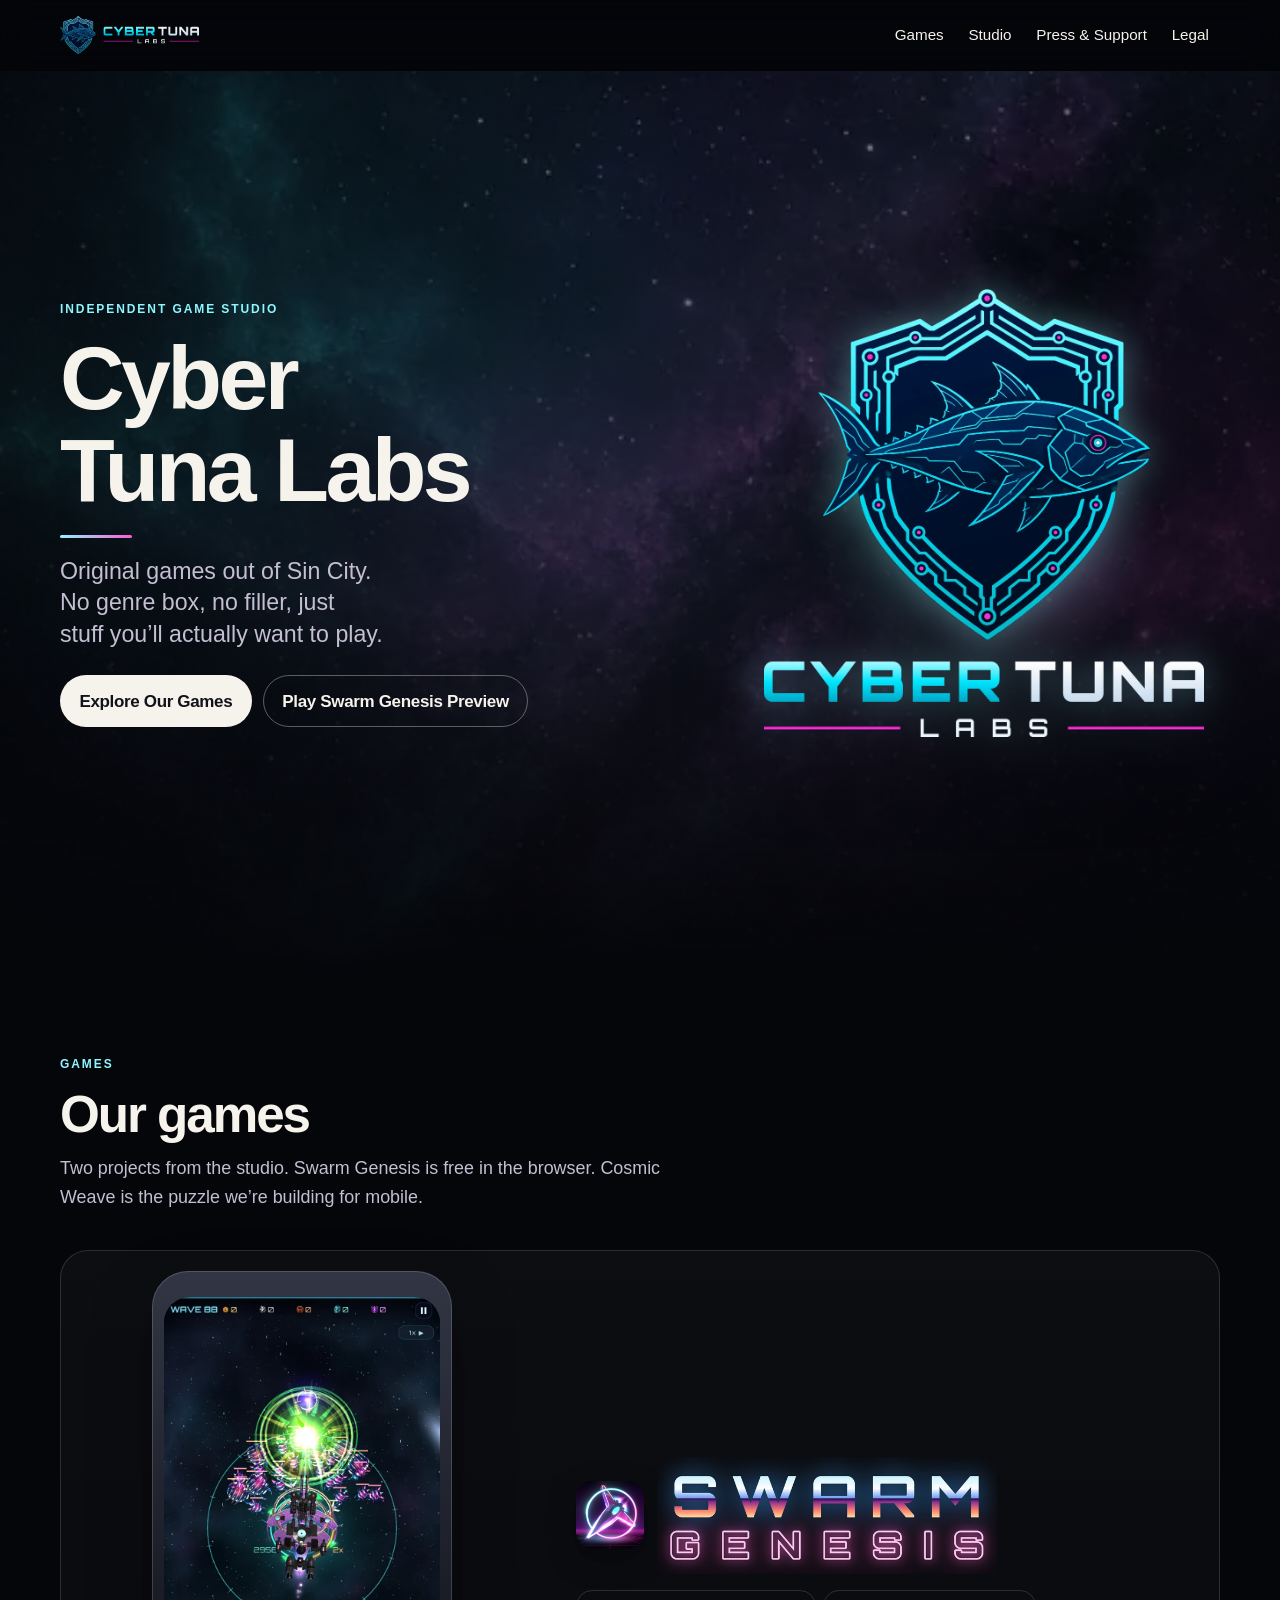
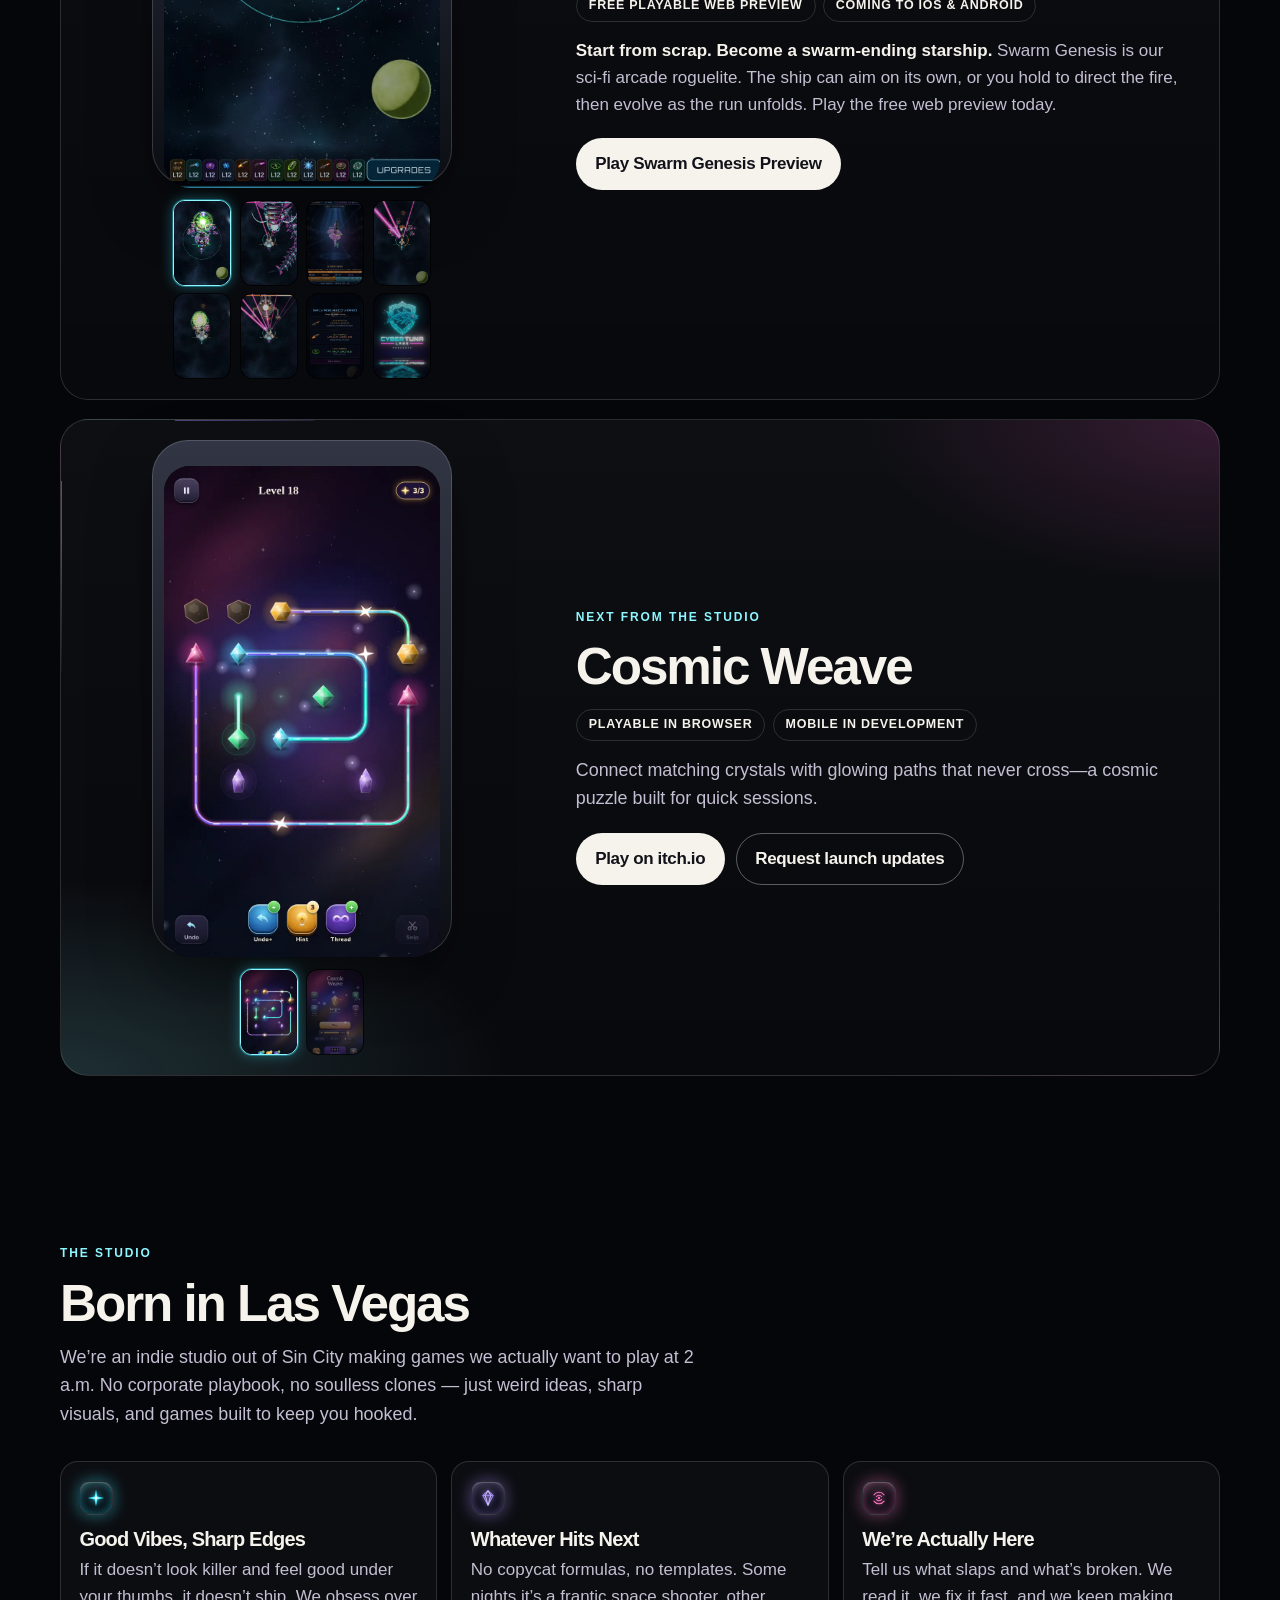
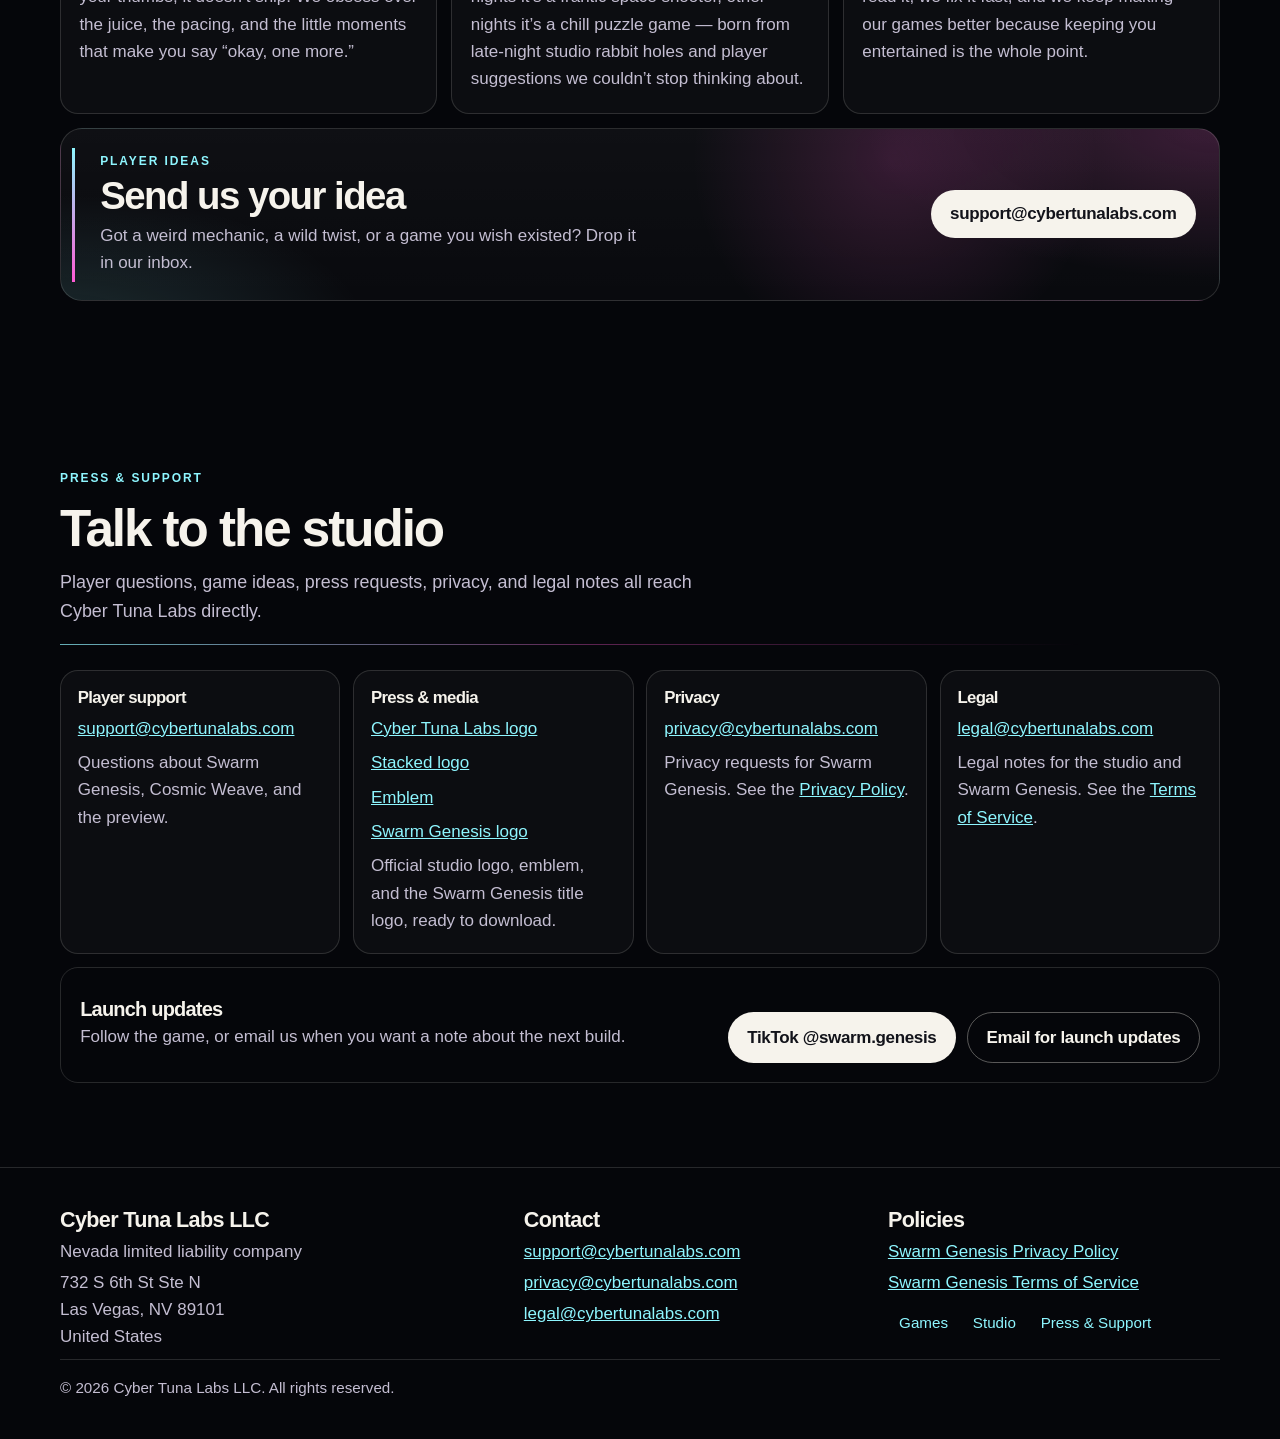
<file: index.html>
<!DOCTYPE html>
<html lang="en">
<head>
  <meta charset="utf-8">
  <meta name="viewport" content="width=device-width, initial-scale=1">
  <title>Cyber Tuna Labs — Original Games Out of Sin City</title>
  <meta name="description" content="Cyber Tuna Labs is an independent game studio out of Las Vegas building original games for desktop and mobile, including Swarm Genesis and Cosmic Weave.">
  <meta name="author" content="Cyber Tuna Labs LLC">
  <meta name="theme-color" content="#05060a">
  <meta name="format-detection" content="telephone=no">
  <meta name="robots" content="index, follow">
  <link rel="canonical" href="https://cybertunalabs.com/">
  <link rel="privacy-policy" href="https://cybertunalabs.com/swarm-genesis/privacy/">
  <meta property="og:title" content="Cyber Tuna Labs">
  <meta property="og:description" content="Original games out of Sin City. No genre box, no filler, just stuff you’ll actually want to play.">
  <meta property="og:type" content="website">
  <meta property="og:url" content="https://cybertunalabs.com/">
  <meta property="og:image" content="https://cybertunalabs.com/assets/brand/emblem.png">
  <meta property="og:locale" content="en_US">
  <meta name="twitter:card" content="summary_large_image">
  <meta name="twitter:title" content="Cyber Tuna Labs">
  <meta name="twitter:description" content="Original games out of Sin City. No genre box, no filler, just stuff you’ll actually want to play.">
  <meta name="twitter:image" content="https://cybertunalabs.com/assets/brand/emblem.png">
  <link rel="icon" href="/favicon.ico" sizes="16x16 32x32 48x48">
  <link rel="icon" href="/assets/brand/favicon-16.png" sizes="16x16" type="image/png">
  <link rel="icon" href="/assets/brand/favicon-32.png" sizes="32x32" type="image/png">
  <link rel="icon" href="/assets/brand/favicon-192.png" sizes="192x192" type="image/png">
  <link rel="icon" href="/assets/brand/favicon-512.png" sizes="512x512" type="image/png">
  <link rel="shortcut icon" href="/favicon.ico">
  <link rel="apple-touch-icon" href="/apple-touch-icon.png" sizes="180x180">
  <link rel="preload" as="image" href="/assets/hero/nebula.webp" type="image/webp">
  <link rel="preload" as="image" href="/assets/brand/logo-stacked.webp" type="image/webp">
  <link rel="stylesheet" href="/styles.css?v=18">
  <script type="application/ld+json">
  {
    "@context": "https://schema.org",
    "@graph": [
      {
        "@type": "Organization",
        "@id": "https://cybertunalabs.com/#organization",
        "name": "Cyber Tuna Labs LLC",
        "legalName": "Cyber Tuna Labs LLC",
        "url": "https://cybertunalabs.com/",
        "logo": "https://cybertunalabs.com/assets/press/ctl-emblem.png",
        "email": "support@cybertunalabs.com",
        "sameAs": ["https://www.tiktok.com/@swarm.genesis"],
        "address": {
          "@type": "PostalAddress",
          "streetAddress": "732 S 6th St Ste N",
          "addressLocality": "Las Vegas",
          "addressRegion": "NV",
          "postalCode": "89101",
          "addressCountry": "US"
        },
        "contactPoint": [
          { "@type": "ContactPoint", "email": "support@cybertunalabs.com", "contactType": "customer support" },
          { "@type": "ContactPoint", "email": "privacy@cybertunalabs.com", "contactType": "privacy" },
          { "@type": "ContactPoint", "email": "legal@cybertunalabs.com", "contactType": "legal" }
        ]
      },
      {
        "@type": "VideoGame",
        "name": "Swarm Genesis",
        "url": "https://cybertunalabs.itch.io/swarm-genesis",
        "image": "https://cybertunalabs.com/assets/swarm-genesis/gameplay-1.jpg",
        "genre": "Sci-fi arcade roguelite",
        "gamePlatform": ["Web browser", "iOS", "Android"],
        "creativeWorkStatus": "Free playable web preview",
        "description": "Sci-fi arcade roguelite from Cyber Tuna Labs. Free in the browser. Coming to iOS and Android.",
        "publisher": { "@id": "https://cybertunalabs.com/#organization" }
      },
      {
        "@type": "VideoGame",
        "name": "Cosmic Weave",
        "url": "https://cybertunalabs.itch.io/cosmic-weave",
        "image": "https://cybertunalabs.com/assets/cosmic-weave/home.jpg",
        "genre": "Puzzle",
        "gamePlatform": ["Web browser", "iOS", "Android"],
        "creativeWorkStatus": "Playable in browser; mobile in development",
        "description": "Connect matching crystals with glowing paths that never cross—a cosmic puzzle built for quick sessions.",
        "publisher": { "@id": "https://cybertunalabs.com/#organization" }
      }
    ]
  }
  </script>
</head>
<body>
  <div class="scroll-progress" aria-hidden="true"></div>
  <a class="skip" href="#main">Skip to content</a>
  <header class="site-header">
    <div class="wrap header-inner">
      <a class="logo" href="#top">
        <picture>
          <source type="image/webp" srcset="/assets/brand/logo-horizontal.webp">
          <img src="/assets/brand/logo-horizontal.png" width="418" height="114" alt="Cyber Tuna Labs">
        </picture>
      </a>
      <nav class="primary-nav" aria-label="Primary">
        <a href="#games">Games</a>
        <a href="#studio">Studio</a>
        <a href="#press">Press &amp; Support</a>
        <a href="#legal">Legal</a>
      </nav>
    </div>
  </header>

  <main id="main">
    <section class="hero" id="top" aria-labelledby="hero-title">
      <div class="hero-bg" role="img" aria-label="Starfield nebula">
        <div class="hero-drift hero-drift-far">
          <div class="hero-nebula" aria-hidden="true"></div>
        </div>
        <div class="hero-drift hero-drift-near">
          <div class="hero-aura" aria-hidden="true"></div>
        </div>
        <div class="hero-veil" aria-hidden="true"></div>
      </div>
      <div class="wrap hero-grid">
        <div class="hero-copy">
          <p class="kicker">Independent game studio</p>
          <h1 id="hero-title">Cyber Tuna Labs</h1>
          <hr class="rule">
          <p class="tagline"><span class="tagline-motion"><span class="tagline-line">Original games out of Sin City.</span><span class="tagline-line">No genre box, no filler, just stuff you’ll actually want to play.</span></span></p>
          <div class="actions">
            <a class="button" href="#games">Explore Our Games</a>
            <a class="button button-ghost" href="https://cybertunalabs.itch.io/swarm-genesis">Play Swarm Genesis Preview</a>
          </div>
        </div>
        <figure class="studio-mark">
          <div class="emblem-motion">
            <picture>
              <source type="image/webp" srcset="/assets/brand/logo-stacked.webp">
              <img src="/assets/brand/logo-stacked.png" width="1000" height="1019" alt="Cyber Tuna Labs" fetchpriority="high">
            </picture>
          </div>
        </figure>
      </div>
    </section>

    <section class="section" id="games" aria-labelledby="games-title">
      <div class="wrap">
        <p class="kicker">Games</p>
        <h2 id="games-title">Our games</h2>
        <p class="lede">Two projects from the studio. Swarm Genesis is free in the browser. Cosmic Weave is the puzzle we’re building for mobile.</p>

        <article class="feature" id="swarm-genesis">
          <span class="card-rim card-rim-swarm" aria-hidden="true"><span class="card-rim-spin"></span></span>
          <span class="tile-flash tile-flash-swarm" aria-hidden="true"></span>
          <div class="showcase-media" data-gallery>
            <figure class="device">
              <div class="device-float">
                <button type="button" class="device-hit" id="swarm-stage" aria-label="Enlarge Swarm Genesis screenshot">
                  <picture>
                    <source id="swarm-source" type="image/webp" srcset="/assets/swarm-genesis/gameplay-1-720.webp 720w, /assets/swarm-genesis/gameplay-1.webp 1080w" sizes="280px">
                    <img id="swarm-shot" src="/assets/swarm-genesis/gameplay-1.jpg" width="1080" height="1920" alt="Swarm Genesis gameplay: Star Ark fires all twelve weapons into a dense swarm at wave 88">
                  </picture>
                </button>
              </div>
            </figure>
            <div class="thumbs" role="group" aria-label="Swarm Genesis screenshots">
              <button type="button" class="thumb is-active" aria-pressed="true" aria-label="Late-game combat screenshot"
                data-webp="/assets/swarm-genesis/gameplay-1.webp"
                data-jpg="/assets/swarm-genesis/gameplay-1.jpg"
                data-full="/assets/swarm-genesis/gameplay-1.webp"
                data-alt="Swarm Genesis gameplay: Star Ark fires all twelve weapons into a dense swarm at wave 88">
                <img src="/assets/swarm-genesis/gameplay-1-720.webp" width="72" height="128" alt="">
              </button>
              <button type="button" class="thumb" aria-pressed="false" aria-label="Neon Leviathan screenshot"
                data-webp="/assets/swarm-genesis/gameplay-2.webp"
                data-jpg="/assets/swarm-genesis/gameplay-2.jpg"
                data-full="/assets/swarm-genesis/gameplay-2.webp"
                data-alt="Swarm Genesis boss fight: the Neon Leviathan fills the screen at wave 1000">
                <img src="/assets/swarm-genesis/gameplay-2-720.webp" width="72" height="128" alt="" loading="lazy">
              </button>
              <button type="button" class="thumb" aria-pressed="false" aria-label="Hangar screenshot"
                data-webp="/assets/swarm-genesis/hangar.webp"
                data-jpg="/assets/swarm-genesis/hangar.jpg"
                data-full="/assets/swarm-genesis/hangar.webp"
                data-alt="Swarm Genesis hangar: Evolution 22 Star Ark on the launch pad, with a best wave of 1000">
                <img src="/assets/swarm-genesis/hangar-720.webp" width="72" height="128" alt="" loading="lazy">
              </button>
              <button type="button" class="thumb" aria-pressed="false" aria-label="Solar Sweep screenshot"
                data-webp="/assets/swarm-genesis/solar-sweep.webp"
                data-jpg="/assets/swarm-genesis/solar-sweep.jpg"
                data-full="/assets/swarm-genesis/solar-sweep.webp"
                data-alt="Swarm Genesis apex mode: Solar Sweep sends magenta laser lances across the field">
                <img src="/assets/swarm-genesis/solar-sweep-720.webp" width="72" height="128" alt="" loading="lazy">
              </button>
              <button type="button" class="thumb" aria-pressed="false" aria-label="Hydra Swarm screenshot"
                data-webp="/assets/swarm-genesis/hydra-swarm.webp"
                data-jpg="/assets/swarm-genesis/hydra-swarm.jpg"
                data-full="/assets/swarm-genesis/hydra-swarm.webp"
                data-alt="Swarm Genesis apex mode: Hydra Swarm launches a lime-green missile cluster">
                <img src="/assets/swarm-genesis/hydra-swarm-720.webp" width="72" height="128" alt="" loading="lazy">
              </button>
              <button type="button" class="thumb" aria-pressed="false" aria-label="Anvil Prime screenshot"
                data-webp="/assets/swarm-genesis/anvil-prime.webp"
                data-jpg="/assets/swarm-genesis/anvil-prime.jpg"
                data-full="/assets/swarm-genesis/anvil-prime.webp"
                data-alt="Swarm Genesis boss fight: Anvil Prime at wave 100 under Solar Sweep fire">
                <img src="/assets/swarm-genesis/anvil-prime-720.webp" width="72" height="128" alt="" loading="lazy">
              </button>
              <button type="button" class="thumb" aria-pressed="false" aria-label="Weapon cards screenshot"
                data-webp="/assets/swarm-genesis/weapon-cards.webp"
                data-jpg="/assets/swarm-genesis/weapon-cards.jpg"
                data-full="/assets/swarm-genesis/weapon-cards.webp"
                data-alt="Swarm Genesis weapon select: Beam Laser, Homing Missiles, and Attack Drones">
                <img src="/assets/swarm-genesis/weapon-cards-720.webp" width="72" height="128" alt="" loading="lazy">
              </button>
              <button type="button" class="thumb" aria-pressed="false" aria-label="Studio logo splash screenshot"
                data-webp="/assets/swarm-genesis/logo-splash.webp"
                data-jpg="/assets/swarm-genesis/logo-splash.jpg"
                data-full="/assets/swarm-genesis/logo-splash.webp"
                data-alt="Cyber Tuna Labs LLC logo splash, with PRESENTS and a floor reflection">
                <img src="/assets/swarm-genesis/logo-splash-720.webp" width="72" height="128" alt="" loading="lazy">
              </button>
            </div>
          </div>
          <div class="feature-copy">
            <div class="game-title">
              <picture>
                <source type="image/webp" srcset="/assets/swarm-genesis/app-icon.webp">
                <img class="app-badge" src="/assets/swarm-genesis/app-icon.png" width="512" height="512" alt="">
              </picture>
              <picture>
                <source type="image/webp" srcset="/assets/swarm-genesis/logo.webp">
                <img class="game-logo" src="/assets/swarm-genesis/logo.png" width="629" height="217" alt="Swarm Genesis" loading="lazy">
              </picture>
            </div>
            <div class="pills">
              <span class="pill">Free Playable Web Preview</span>
              <span class="pill">Coming to iOS &amp; Android</span>
            </div>
            <p class="pitch"><strong>Start from scrap. Become a swarm-ending starship.</strong> Swarm Genesis is our sci-fi arcade roguelite. The ship can aim on its own, or you hold to direct the fire, then evolve as the run unfolds. Play the free web preview today.</p>
            <div class="actions">
              <a class="button" href="https://cybertunalabs.itch.io/swarm-genesis">Play Swarm Genesis Preview</a>
            </div>
          </div>
        </article>

        <article class="feature weave" id="cosmic-weave">
          <span class="card-rim card-rim-weave weave-rim" aria-hidden="true"><span class="card-rim-spin weave-rim-spin"></span></span>
          <span class="tile-flash tile-flash-weave weave-flash" aria-hidden="true"></span>
          <div class="showcase-media" data-gallery>
            <figure class="device">
              <div class="device-float">
                <button type="button" class="device-hit" aria-label="Enlarge Cosmic Weave screenshot">
                  <picture>
                    <source type="image/webp" srcset="/assets/cosmic-weave/gameplay-720.webp 720w, /assets/cosmic-weave/gameplay.webp 1080w" sizes="280px">
                    <img src="/assets/cosmic-weave/gameplay.jpg" width="1080" height="1920" alt="Cosmic Weave gameplay: level 18 with neon threads joining matching crystal nodes">
                  </picture>
                </button>
              </div>
            </figure>
            <div class="thumbs" role="group" aria-label="Cosmic Weave screenshots">
              <button type="button" class="thumb is-active" aria-pressed="true" aria-label="Gameplay screenshot"
                data-webp="/assets/cosmic-weave/gameplay.webp"
                data-jpg="/assets/cosmic-weave/gameplay.jpg"
                data-full="/assets/cosmic-weave/gameplay.webp"
                data-alt="Cosmic Weave gameplay: level 18 with neon threads joining matching crystal nodes">
                <img src="/assets/cosmic-weave/gameplay-720.webp" width="72" height="128" alt="">
              </button>
              <button type="button" class="thumb" aria-pressed="false" aria-label="Home screen screenshot"
                data-webp="/assets/cosmic-weave/home.webp"
                data-jpg="/assets/cosmic-weave/home.jpg"
                data-full="/assets/cosmic-weave/home.webp"
                data-alt="Cosmic Weave home screen: level 1 with a play button and the crystal garden">
                <img src="/assets/cosmic-weave/home-720.webp" width="72" height="128" alt="">
              </button>
            </div>
          </div>
          <div class="feature-copy">
            <p class="kicker">Next from the studio</p>
            <h3>Cosmic Weave</h3>
            <div class="pills">
              <span class="pill">Playable in browser</span>
              <span class="pill">Mobile in development</span>
            </div>
            <p class="pitch">Connect matching crystals with glowing paths that never cross—a cosmic puzzle built for quick sessions.</p>
            <div class="actions">
              <a class="button" href="https://cybertunalabs.itch.io/cosmic-weave" target="_blank" rel="noopener noreferrer">Play on itch.io</a>
              <a class="button button-ghost" href="mailto:support@cybertunalabs.com?subject=Cyber%20Tuna%20Labs%20Launch%20Updates">Request launch updates</a>
            </div>
          </div>
        </article>
      </div>
    </section>

    <section class="section" id="studio" aria-labelledby="studio-title">
      <div class="wrap">
        <p class="kicker">The studio</p>
        <h2 id="studio-title">Born in Las Vegas</h2>
        <p class="lede">We’re an indie studio out of Sin City making games we actually want to play at 2 a.m. No corporate playbook, no soulless clones — just weird ideas, sharp visuals, and games built to keep you hooked.</p>
        <div class="pillars">
          <article class="pillar">
            <span class="card-rim card-rim-cyan" aria-hidden="true"><span class="card-rim-spin"></span></span>
            <span class="mark mark-spark" aria-hidden="true">
              <svg viewBox="0 0 24 24" focusable="false">
                <path fill="#38e8ff" d="M12 1.15 14.05 9.95 22.85 12 14.05 14.05 12 22.85 9.95 14.05 1.15 12 9.95 9.95Z"/>
                <path fill="#f3fdff" d="M12 7.35 13.15 10.85 16.65 12 13.15 13.15 12 16.65 10.85 13.15 7.35 12 10.85 10.85Z"/>
              </svg>
            </span>
            <h3>Good Vibes, Sharp Edges</h3>
            <p>If it doesn’t look killer and feel good under your thumbs, it doesn’t ship. We obsess over the juice, the pacing, and the little moments that make you say “okay, one more.”</p>
          </article>
          <article class="pillar">
            <span class="card-rim card-rim-violet" aria-hidden="true"><span class="card-rim-spin"></span></span>
            <span class="mark mark-prism" aria-hidden="true">
              <svg viewBox="0 0 24 24" fill="none" focusable="false">
                <path fill="#a78bfa" fill-opacity=".2" d="M12 2.2 18.85 8.55 12 21.7 5.15 8.55Z"/>
                <path stroke="#a78bfa" stroke-width="1.35" stroke-linejoin="round" d="M12 2.2 18.85 8.55 12 21.7 5.15 8.55Z"/>
                <path stroke="#a78bfa" stroke-width="1.2" d="M5.15 8.55h13.7"/>
                <path stroke="#ddd6fe" stroke-width="1.15" stroke-linejoin="round" d="M12 2.2 8.35 8.55 12 21.7 15.65 8.55Z"/>
              </svg>
            </span>
            <h3>Whatever Hits Next</h3>
            <p>No copycat formulas, no templates. Some nights it’s a frantic space shooter, other nights it’s a chill puzzle game — born from late-night studio rabbit holes and player suggestions we couldn’t stop thinking about.</p>
          </article>
          <article class="pillar">
            <span class="card-rim card-rim-pink" aria-hidden="true"><span class="card-rim-spin"></span></span>
            <span class="mark mark-signal" aria-hidden="true">
              <svg viewBox="0 0 24 24" fill="none" focusable="false">
                <circle cx="12" cy="12" r="1.55" fill="#f472b6"/>
                <path stroke="#f472b6" stroke-width="1.45" stroke-linecap="round" d="M8.55 10.05a4.2 4.2 0 0 1 6.9 0"/>
                <path stroke="#f472b6" stroke-width="1.45" stroke-linecap="round" d="M8.55 13.95a4.2 4.2 0 0 0 6.9 0"/>
                <path stroke="#f472b6" stroke-width="1.45" stroke-linecap="round" d="M5.25 7.85a8.15 8.15 0 0 1 13.5 0"/>
                <path stroke="#f472b6" stroke-width="1.45" stroke-linecap="round" d="M5.25 16.15a8.15 8.15 0 0 0 13.5 0"/>
              </svg>
            </span>
            <h3>We’re Actually Here</h3>
            <p>Tell us what slaps and what’s broken. We read it, we fix it fast, and we keep making our games better because keeping you entertained is the whole point.</p>
          </article>
        </div>
        <aside class="idea-band" aria-label="Player ideas">
          <span class="card-rim card-rim-blend" aria-hidden="true"><span class="card-rim-spin"></span></span>
          <span class="idea-sweep" aria-hidden="true"></span>
          <div class="idea-copy">
            <p class="kicker">Player Ideas</p>
            <h3>Send us your idea</h3>
            <p>Got a weird mechanic, a wild twist, or a game you wish existed? Drop it in our inbox.</p>
          </div>
          <a class="button idea-mail" href="mailto:support@cybertunalabs.com?subject=Game%20Idea%20for%20Cyber%20Tuna%20Labs"><span>support@<wbr>cybertunalabs.com</span></a>
        </aside>
      </div>
    </section>

    <section class="section" id="press" aria-labelledby="press-title">
      <div class="wrap">
        <p class="kicker">Press &amp; support</p>
        <h2 id="press-title">Talk to the studio</h2>
        <p class="lede">Player questions, game ideas, press requests, privacy, and legal notes all reach Cyber Tuna Labs directly.</p>
        <div class="press-rule" aria-hidden="true"></div>
        <div class="cards">
          <article class="card">
            <h3>Player support</h3>
            <p><a href="mailto:support@cybertunalabs.com">support@cybertunalabs.com</a></p>
            <p>Questions about Swarm Genesis, Cosmic Weave, and the preview.</p>
          </article>
          <article class="card">
            <h3>Press &amp; media</h3>
            <p><a href="/assets/press/ctl-logo-horizontal.png" download>Cyber Tuna Labs logo</a></p>
            <p><a href="/assets/press/ctl-logo-stacked.png" download>Stacked logo</a></p>
            <p><a href="/assets/press/ctl-emblem.png" download>Emblem</a></p>
            <p><a href="/assets/press/swarm-genesis-logo.png" download>Swarm Genesis logo</a></p>
            <p>Official studio logo, emblem, and the Swarm Genesis title logo, ready to download.</p>
          </article>
          <article class="card">
            <h3>Privacy</h3>
            <p><a href="mailto:privacy@cybertunalabs.com?subject=Swarm%20Genesis%20Privacy">privacy@cybertunalabs.com</a></p>
            <p>Privacy requests for Swarm Genesis. See the <a href="/swarm-genesis/privacy/">Privacy Policy</a>.</p>
          </article>
          <article class="card">
            <h3>Legal</h3>
            <p><a href="mailto:legal@cybertunalabs.com?subject=Swarm%20Genesis%20Terms">legal@cybertunalabs.com</a></p>
            <p>Legal notes for the studio and Swarm Genesis. See the <a href="/swarm-genesis/terms/">Terms of Service</a>.</p>
          </article>
        </div>
        <div class="launch">
          <div>
            <h3>Launch updates</h3>
            <p>Follow the game, or email us when you want a note about the next build.</p>
          </div>
          <div class="actions">
            <a class="button" href="https://www.tiktok.com/@swarm.genesis">TikTok @swarm.genesis</a>
            <a class="button button-ghost" href="mailto:support@cybertunalabs.com?subject=Cyber%20Tuna%20Labs%20Launch%20Updates">Email for launch updates</a>
          </div>
        </div>
      </div>
    </section>
  </main>

  <footer class="site-footer" id="legal">
    <div class="wrap">
      <div class="footer-grid">
        <div>
          <h2>Cyber Tuna Labs LLC</h2>
          <p>Nevada limited liability company</p>
          <p>732 S 6th St Ste N<br>Las Vegas, NV 89101<br>United States</p>
        </div>
        <div>
          <h2>Contact</h2>
          <p><a href="mailto:support@cybertunalabs.com">support@cybertunalabs.com</a></p>
          <p><a href="mailto:privacy@cybertunalabs.com">privacy@cybertunalabs.com</a></p>
          <p><a href="mailto:legal@cybertunalabs.com">legal@cybertunalabs.com</a></p>
        </div>
        <div>
          <h2>Policies</h2>
          <p><a href="/swarm-genesis/privacy/">Swarm Genesis Privacy Policy</a></p>
          <p><a href="/swarm-genesis/terms/">Swarm Genesis Terms of Service</a></p>
          <nav class="footer-links" aria-label="Footer">
            <a href="#games">Games</a>
            <a href="#studio">Studio</a>
            <a href="#press">Press &amp; Support</a>
          </nav>
        </div>
      </div>
      <p class="copyright">© 2026 Cyber Tuna Labs LLC. All rights reserved.</p>
    </div>
  </footer>

  <dialog id="lightbox" aria-label="Screenshot">
    <div class="lightbox-frame">
      <button type="button" class="lightbox-close" data-close>Close</button>
      <button type="button" class="lightbox-nav prev" data-prev aria-label="Previous screenshot">‹</button>
      <img id="lightbox-img" src="/assets/swarm-genesis/gameplay-1.webp" alt="Swarm Genesis gameplay: Star Ark fires all twelve weapons into a dense swarm at wave 88">
      <button type="button" class="lightbox-nav next" data-next aria-label="Next screenshot">›</button>
    </div>
    <p class="lightbox-caption" id="lightbox-caption"></p>
  </dialog>
  <script src="/site.js?v=17"></script>
</body>
</html>
</file>
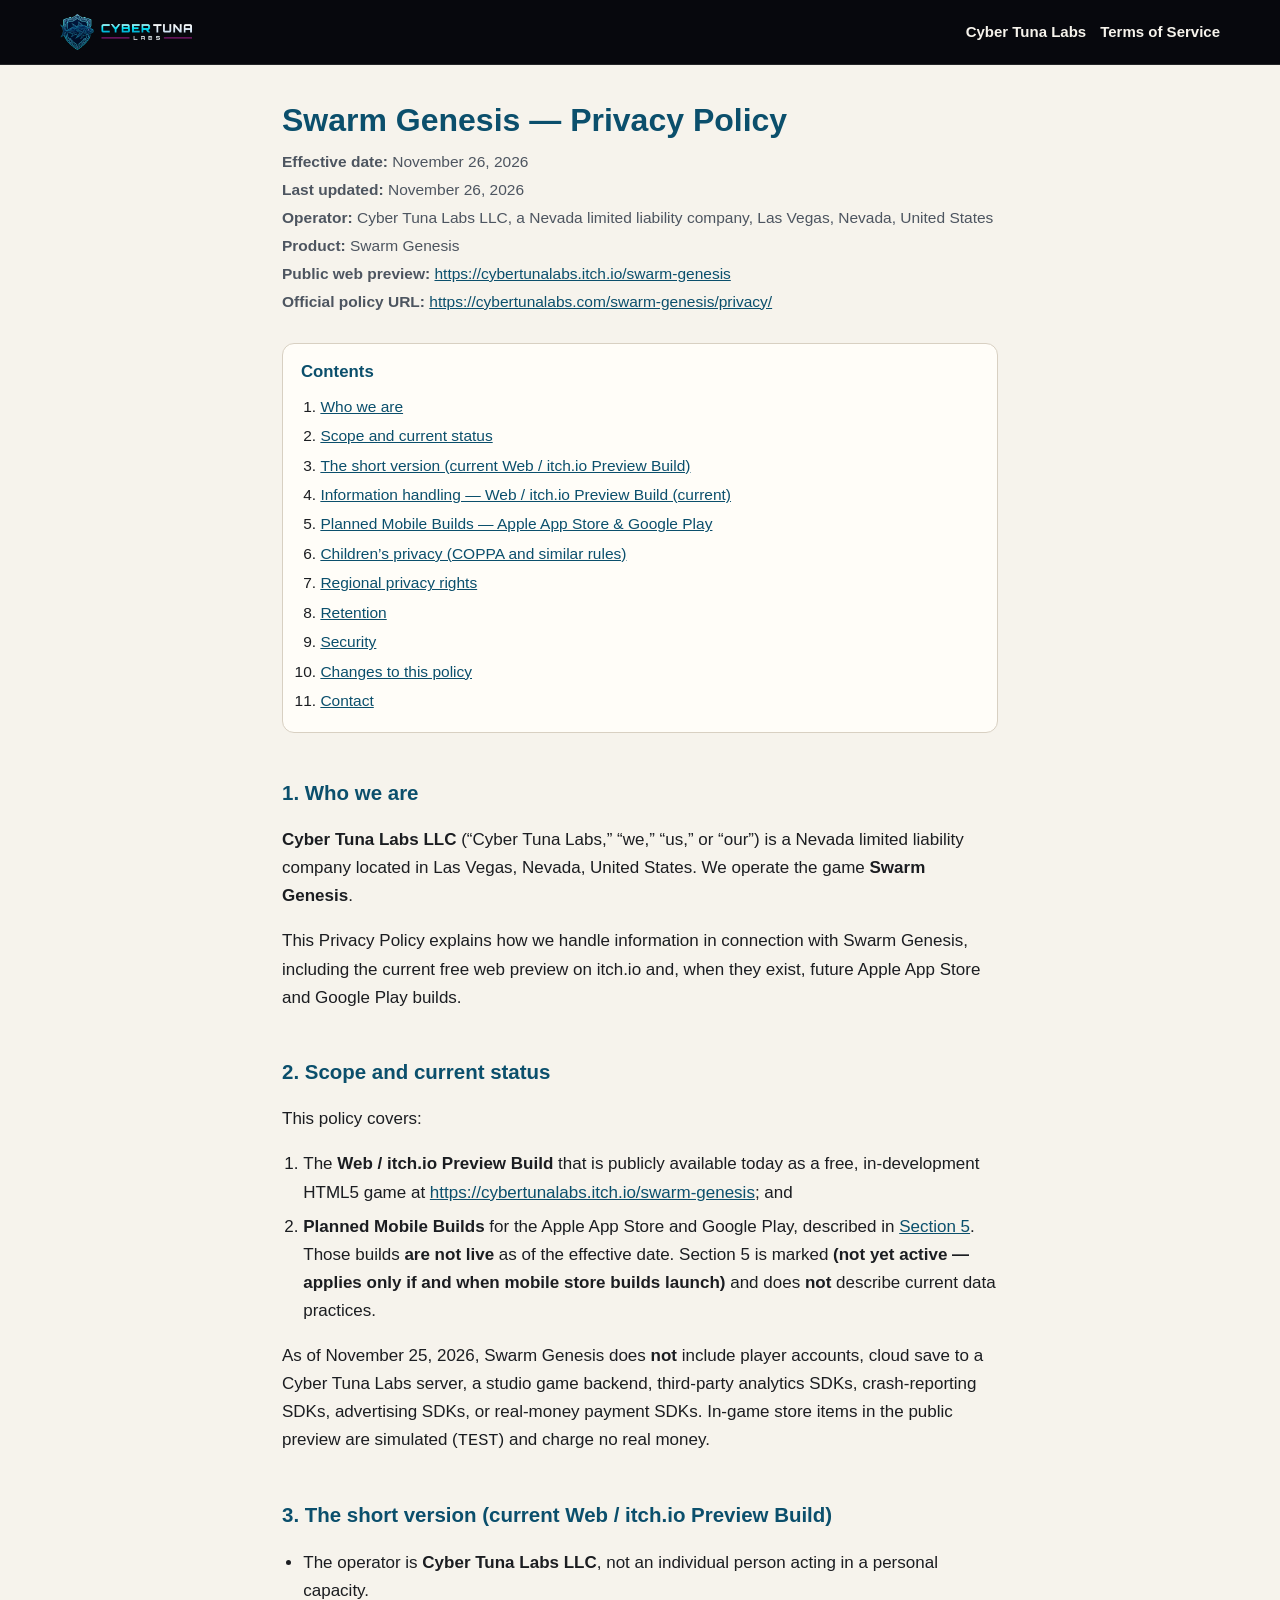
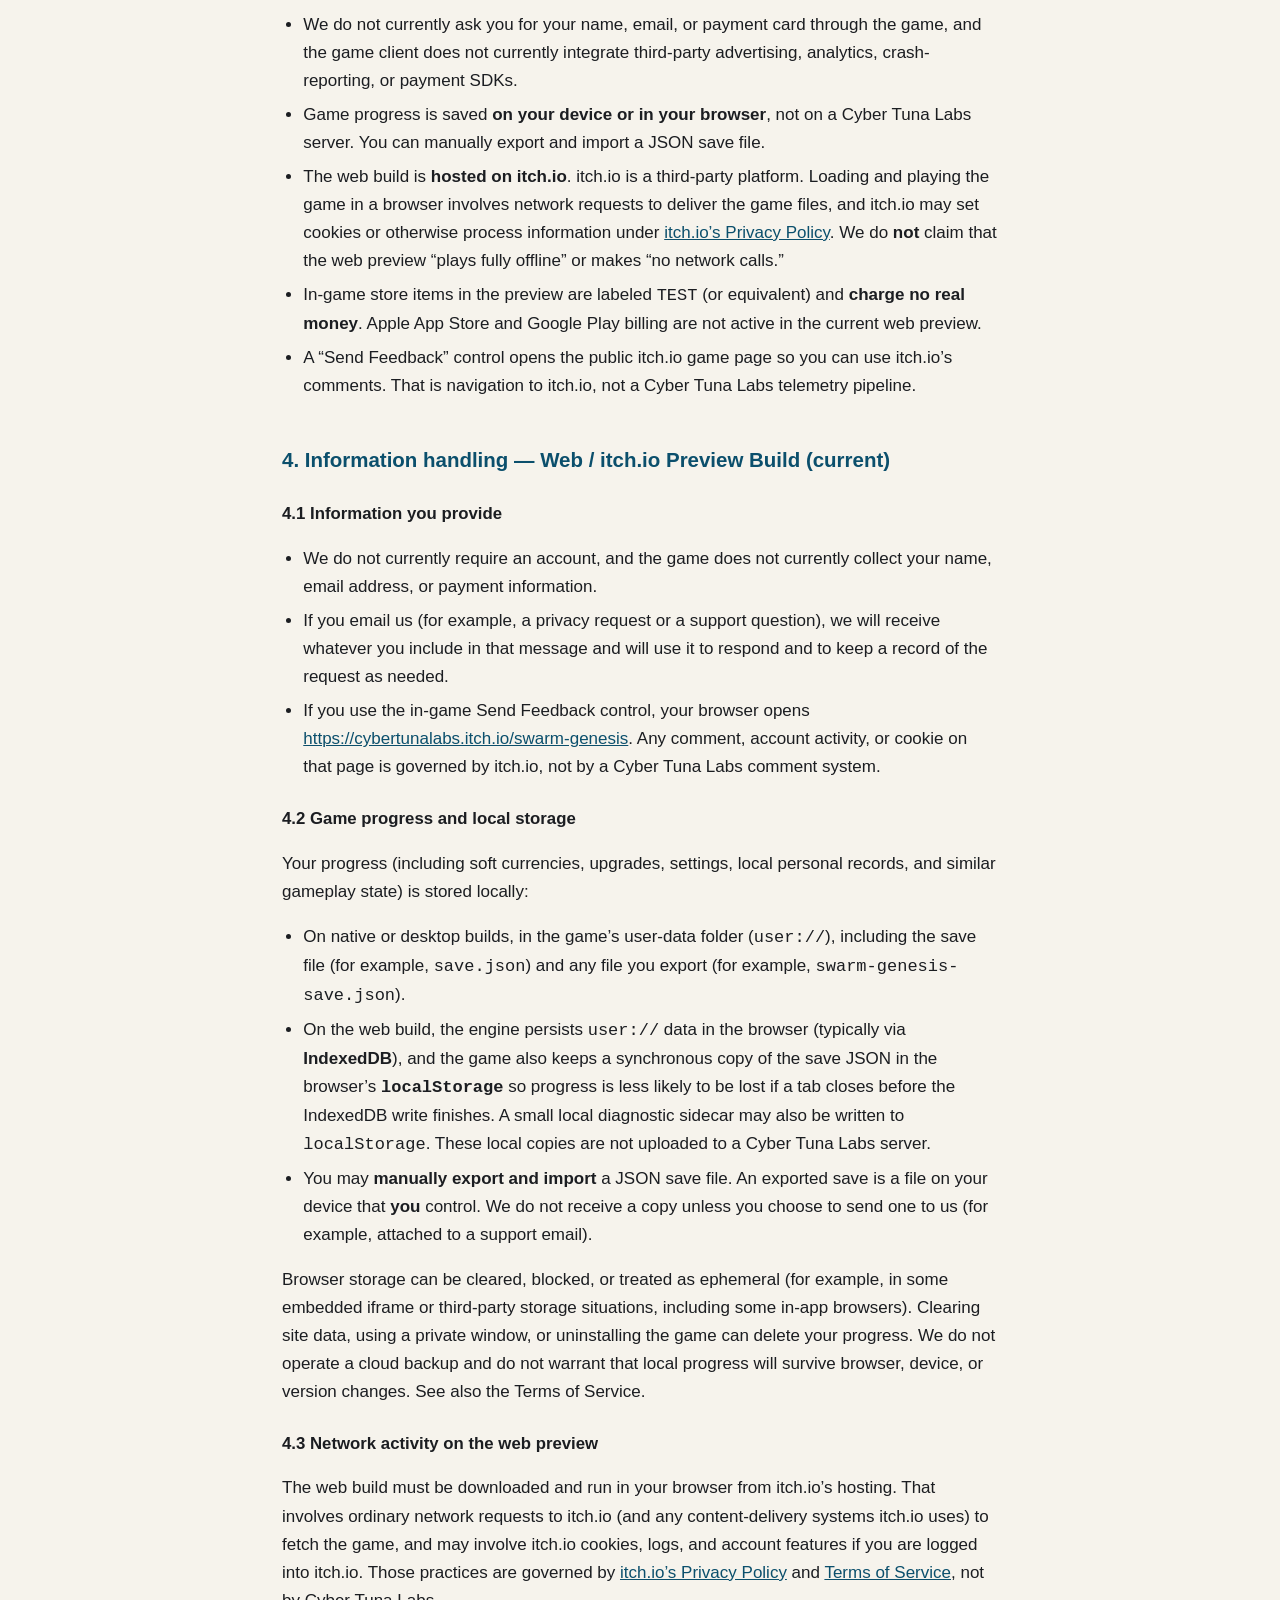
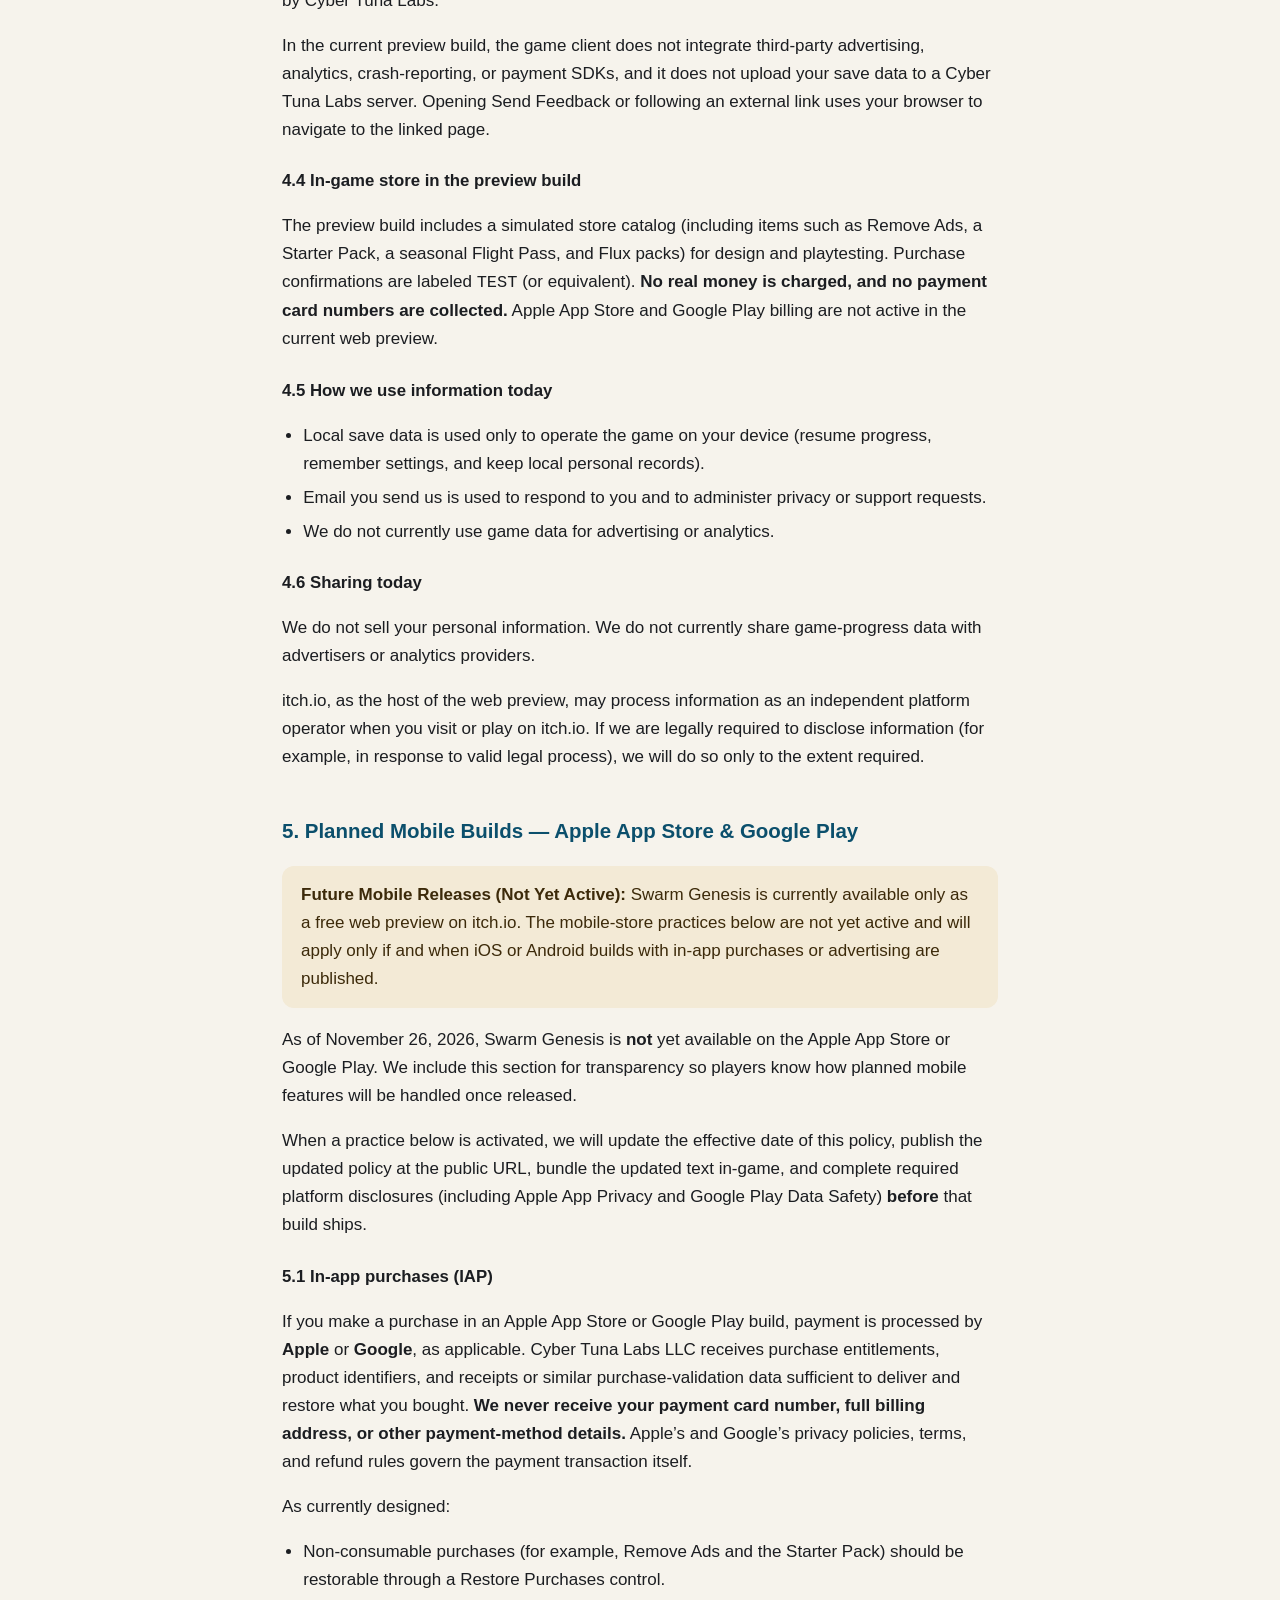
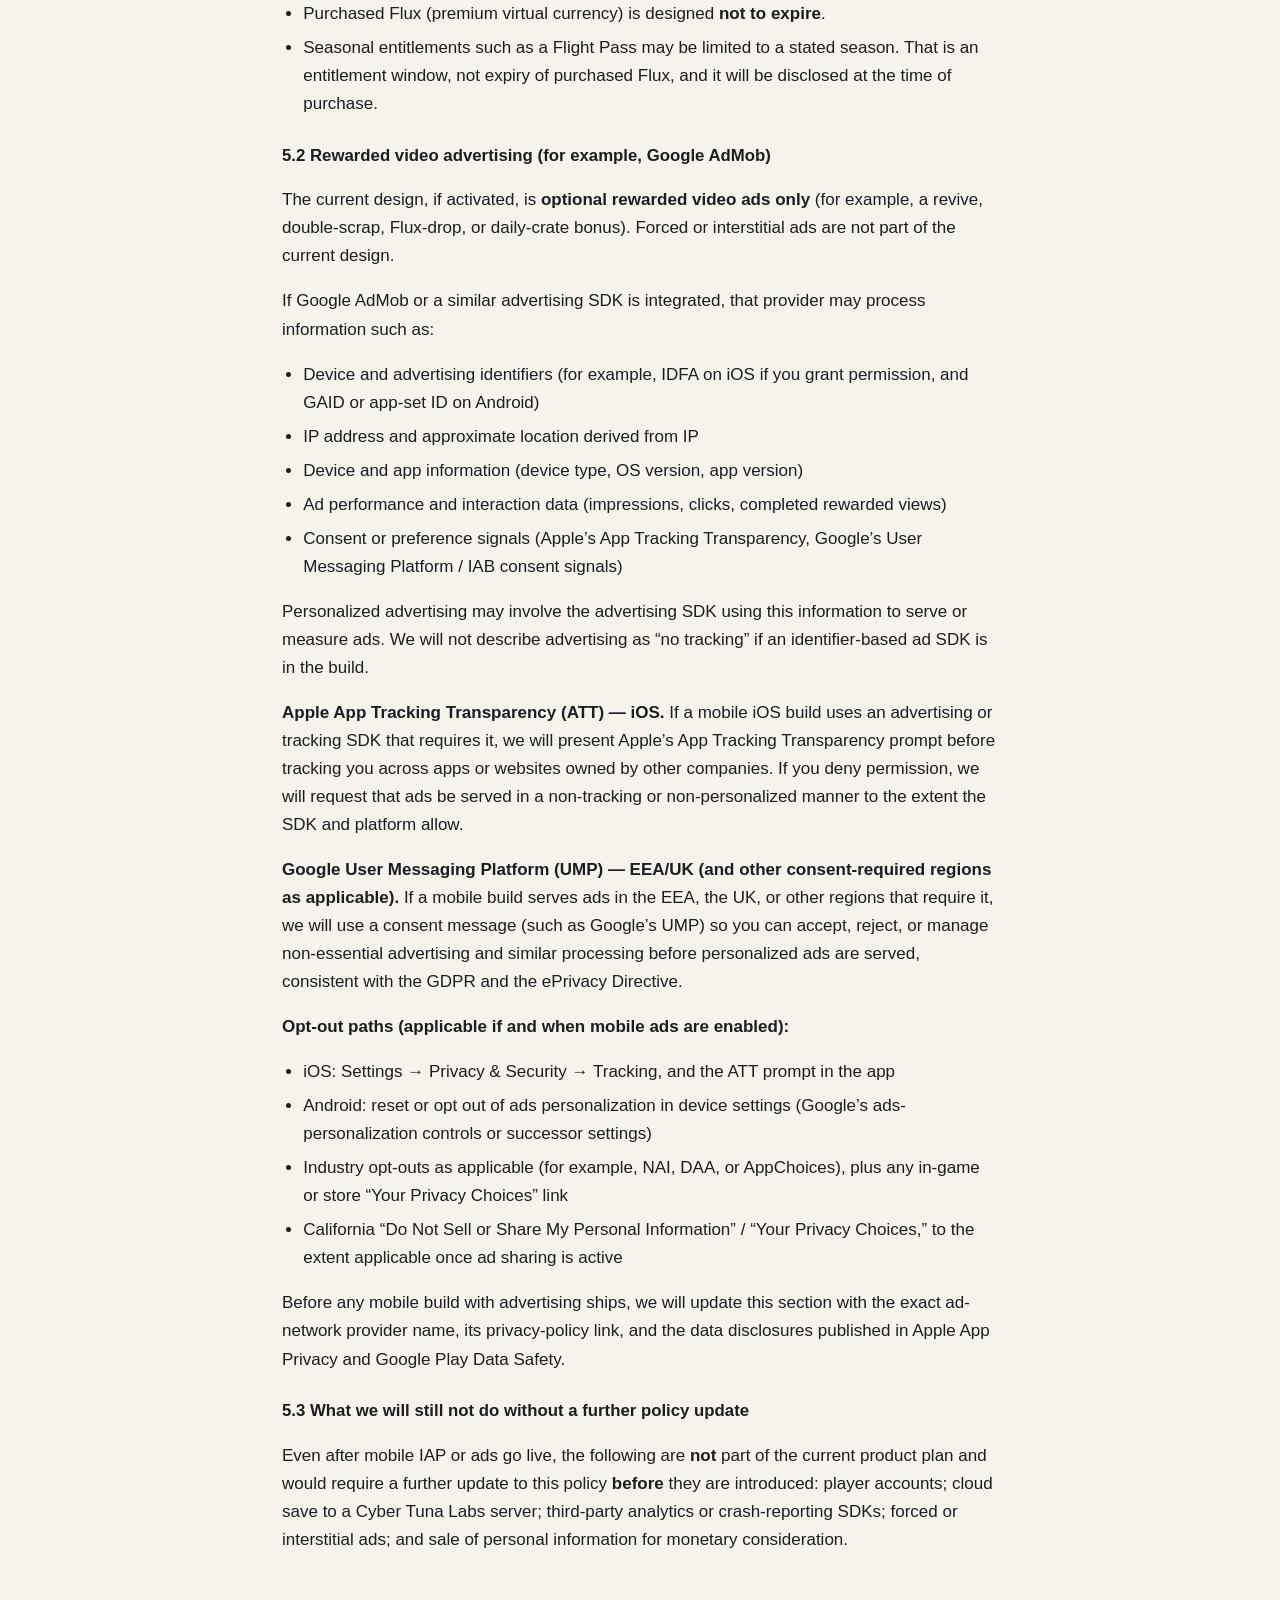
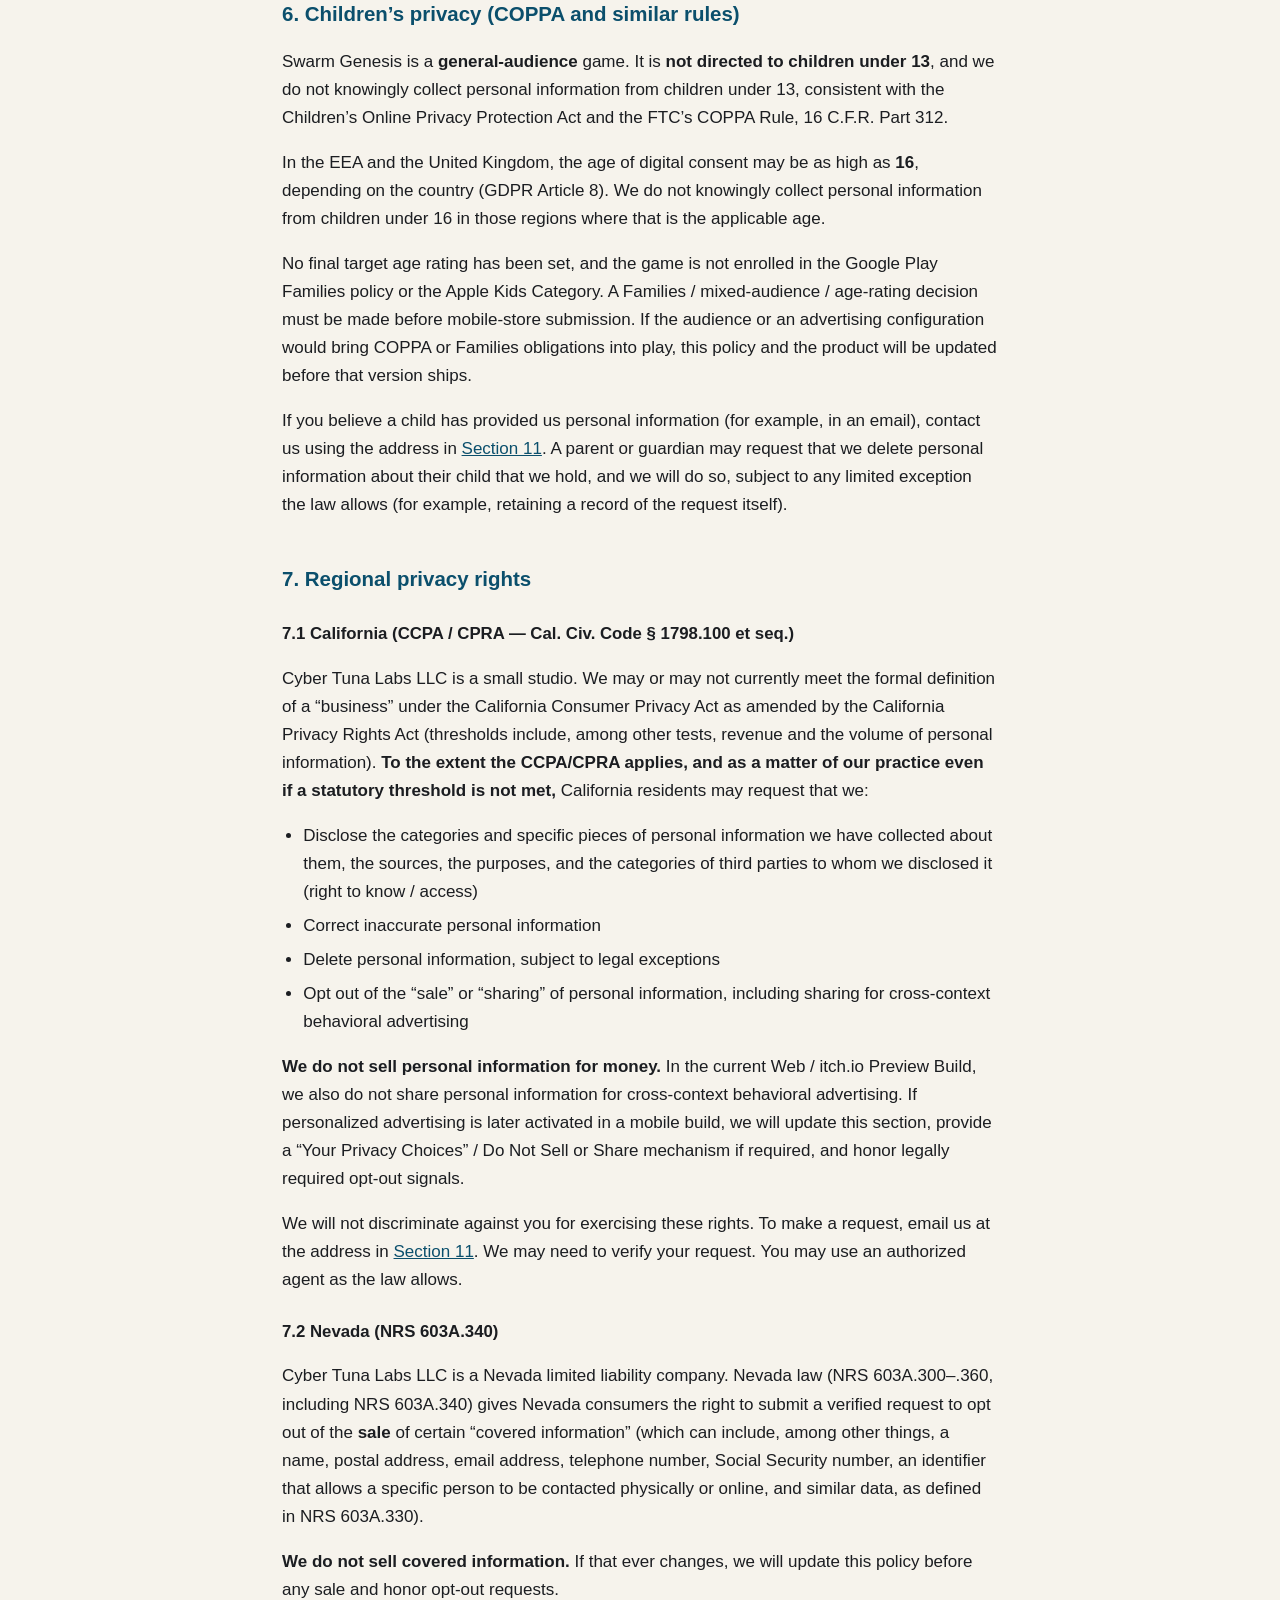
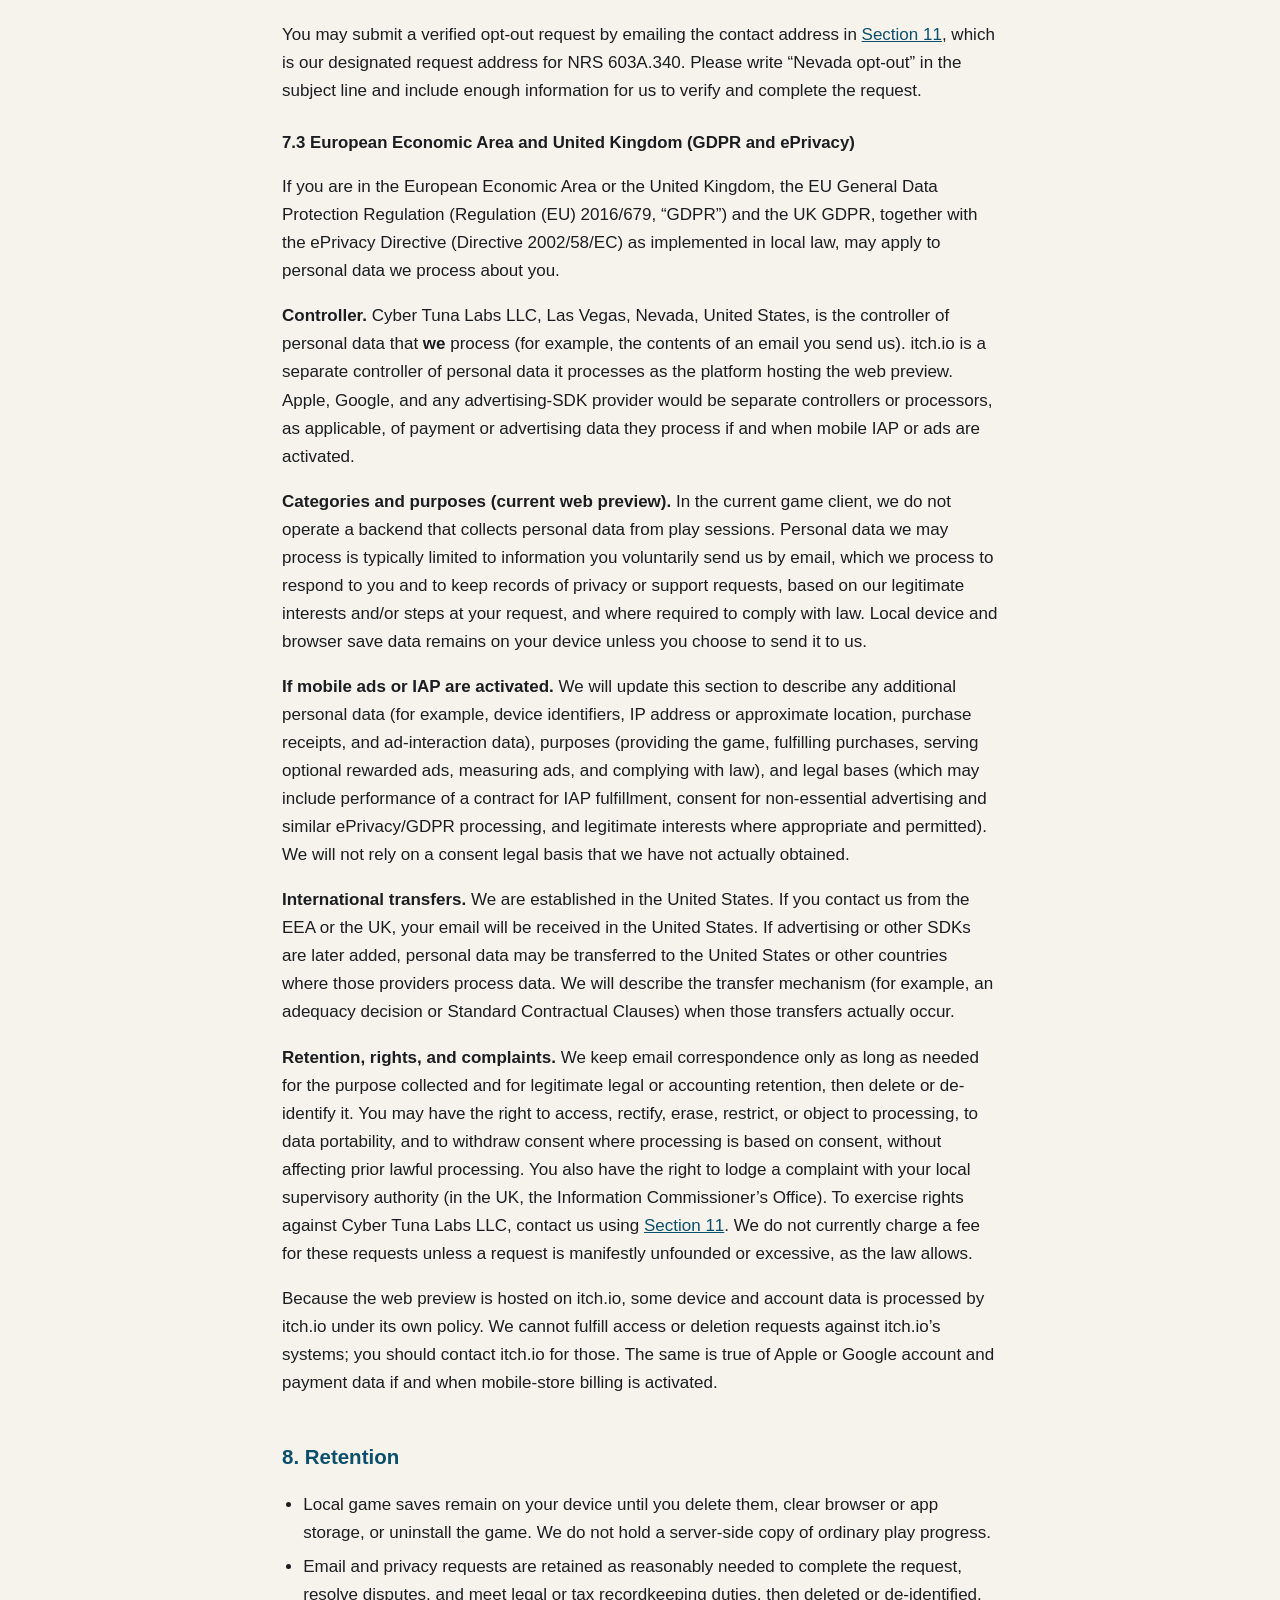
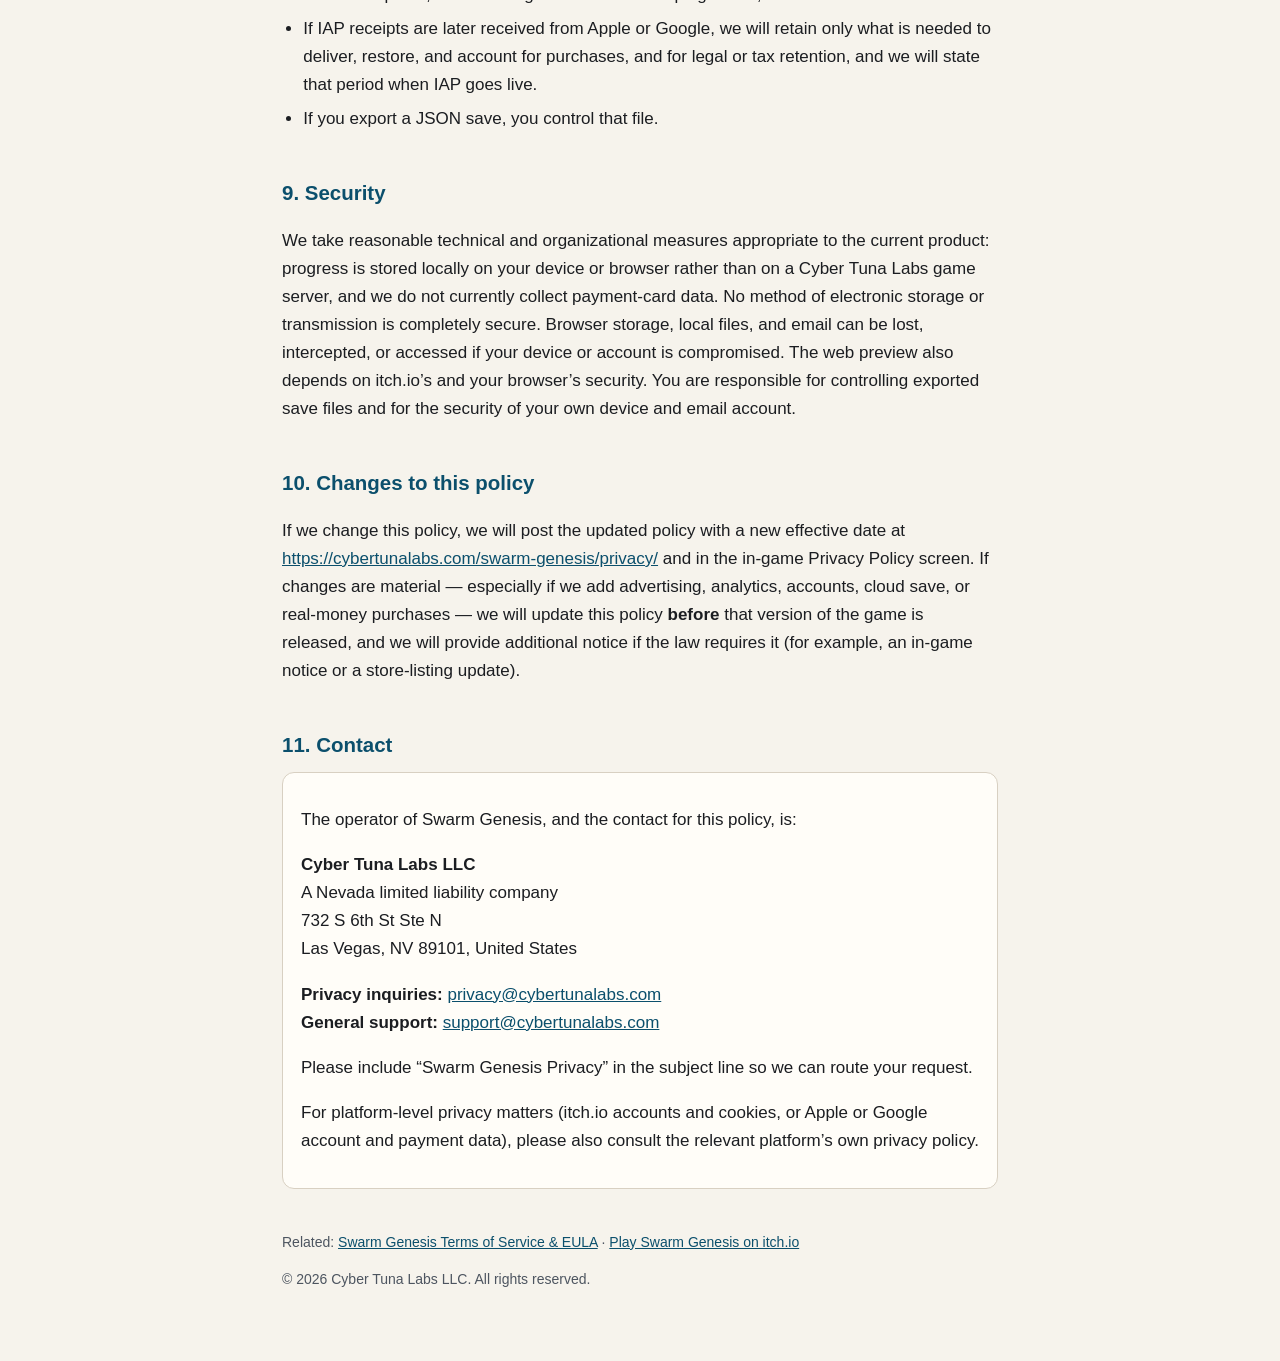
<file: swarm-genesis/privacy/index.html>
<!DOCTYPE html>
<html lang="en">
<head>
<meta charset="utf-8">
<meta name="viewport" content="width=device-width, initial-scale=1">
<link rel="icon" href="/favicon.ico" sizes="16x16 32x32 48x48">
<link rel="icon" href="/assets/brand/favicon-16.png" sizes="16x16" type="image/png">
<link rel="icon" href="/assets/brand/favicon-32.png" sizes="32x32" type="image/png">
<link rel="icon" href="/assets/brand/favicon-192.png" sizes="192x192" type="image/png">
<link rel="icon" href="/assets/brand/favicon-512.png" sizes="512x512" type="image/png">
<link rel="shortcut icon" href="/favicon.ico">
<link rel="apple-touch-icon" href="/apple-touch-icon.png" sizes="180x180">
<title>Swarm Genesis Privacy Policy — Cyber Tuna Labs LLC</title>
<meta name="description" content="Privacy Policy for Swarm Genesis, operated by Cyber Tuna Labs LLC.">
<style>

:root{
  --bg:#f6f3ec;
  --fg:#1b1d21;
  --muted:#4d5560;
  --accent:#0b4f6c;
  --accent-2:#8a3b12;
  --card:#fffdf8;
  --border:#d8d0c2;
  --banner-bg:#3c2a0a;
  --banner-fg:#ffe8b5;
  --note-bg:#f3ead6;
  --note-fg:#3c2a0a;
  --activate-bg:#f8ece4;
  --activate-fg:#7a2e0d;
  --link:#0b4f6c;
  --link-hover:#092f42;
}
@media (prefers-color-scheme:dark){
  :root{
    --bg:#0c1016;
    --fg:#e8eef6;
    --muted:#a8b3c1;
    --accent:#7ec8e3;
    --accent-2:#ffb089;
    --card:#141b24;
    --border:#2a3442;
    --banner-bg:#3d2c0c;
    --banner-fg:#ffe7b3;
    --note-bg:#241c10;
    --note-fg:#ffe7b3;
    --activate-bg:#2a1810;
    --activate-fg:#ffb089;
    --link:#8bd3ee;
    --link-hover:#c7efff;
  }
}
*{box-sizing:border-box;}
html{scroll-behavior:smooth;}
body{
  margin:0;
  background:var(--bg);
  color:var(--fg);
  font:17px/1.65 -apple-system,BlinkMacSystemFont,"Segoe UI",Roboto,Helvetica,Arial,sans-serif;
}
.skip{position:absolute;left:-999px;top:auto;width:1px;height:1px;overflow:hidden;}
.skip:focus{position:static;width:auto;height:auto;padding:8px 16px;display:inline-block;}
.banner{
  background:var(--banner-bg);
  color:var(--banner-fg);
  padding:12px 22px;
  text-align:center;
  font-size:14px;
  font-weight:650;
  letter-spacing:.02em;
}
header,main,footer{max-width:760px;margin:0 auto;padding:0 22px;}
header{padding-top:36px;padding-bottom:8px;}
h1{font-size:2rem;line-height:1.2;margin:0 0 10px;color:var(--accent);}
h2{font-size:1.28rem;margin:2.1em 0 .5em;color:var(--accent);}
h3{font-size:1.05rem;margin:1.4em 0 .4em;}
p,li{color:var(--fg);}
.muted,.meta{color:var(--muted);}
.meta{margin:.15em 0;font-size:15.5px;}
a{color:var(--link);}
a:hover{color:var(--link-hover);}
.note, .activate, .toc, .decisions{
  background:var(--card);
  border:1px solid var(--border);
  border-radius:12px;
  padding:14px 18px;
  margin:18px 0;
}
.note{background:var(--note-bg);color:var(--note-fg);border-color:transparent;}
.activate{
  background:var(--activate-bg);
  color:var(--activate-fg);
  border-color:transparent;
  font-weight:650;
  font-size:15px;
}
.decisions ul{margin:8px 0 0;padding-left:1.2em;}
.toc{font-size:15.5px;}
.toc h2{margin-top:0;font-size:1.05rem;}
.toc ol{margin:0;padding-left:1.25em;}
.toc li{margin:.25em 0;}
ul,ol{padding-left:1.25em;}
li{margin:.35em 0;}
.contact{
  background:var(--card);
  border:1px solid var(--border);
  border-radius:12px;
  padding:16px 18px;
}
footer{
  padding:28px 22px 56px;
  color:var(--muted);
  font-size:14px;
}
footer p{color:var(--muted);}
@media print{
  .banner{background:#000;color:#000;border:2px solid #000;}
  body{background:#fff;color:#000;}
  a{color:#000;text-decoration:underline;}
  .note,.activate,.toc,.decisions,.contact{break-inside:avoid;}
}


.studio-bar{
  background:#07080d;
  color:#f6f3ec;
  border-bottom:1px solid rgba(246,243,236,.12);
  font-family:-apple-system,BlinkMacSystemFont,"Segoe UI",Helvetica,Arial,sans-serif;
  font-size:15px;
}
.studio-bar-inner{
  width:min(1160px,calc(100% - 2.5rem));
  margin:0 auto;
  min-height:64px;
  padding:10px 0;
  display:flex;
  flex-wrap:wrap;
  gap:10px 18px;
  align-items:center;
  justify-content:space-between;
}
.studio-bar a{color:#f6f3ec;font-weight:650;text-decoration:none;}
.studio-bar a:hover,.studio-bar a:focus-visible{color:#8ef6ff;}
.studio-brand{display:inline-flex;align-items:center;line-height:0;}
.studio-brand img{height:36px;width:auto;display:block;}
.studio-bar-links{display:flex;flex-wrap:wrap;gap:4px 14px;}
</style>
</head>
<body>
<a class="skip" href="#main">Skip to content</a>
<nav class="studio-bar" aria-label="Cyber Tuna Labs">
  <div class="studio-bar-inner">
    <a class="studio-brand" href="/"><picture><source type="image/webp" srcset="/assets/brand/logo-horizontal.webp"><img src="/assets/brand/logo-horizontal.png" width="418" height="114" alt="Cyber Tuna Labs"></picture></a>
    <span class="studio-bar-links">
      <a href="/">Cyber Tuna Labs</a>
      <a href="/swarm-genesis/terms/">Terms of Service</a>
    </span>
  </div>
</nav>
<header>
  <h1>Swarm Genesis — Privacy Policy</h1>
  <p class="meta"><strong>Effective date:</strong> November 26, 2026</p>
  <p class="meta"><strong>Last updated:</strong> November 26, 2026</p>
  <p class="meta"><strong>Operator:</strong> Cyber Tuna Labs LLC, a Nevada limited liability company, Las Vegas, Nevada, United States</p>
  <p class="meta"><strong>Product:</strong> Swarm Genesis</p>
  <p class="meta"><strong>Public web preview:</strong> <a href="https://cybertunalabs.itch.io/swarm-genesis">https://cybertunalabs.itch.io/swarm-genesis</a></p>
  <p class="meta"><strong>Official policy URL:</strong> <a href="https://cybertunalabs.com/swarm-genesis/privacy/">https://cybertunalabs.com/swarm-genesis/privacy/</a></p>
</header>
<main id="main">

  <nav class="toc" aria-label="Table of contents">
    <h2>Contents</h2>
    <ol>
      <li><a href="#who-we-are">Who we are</a></li>
      <li><a href="#scope">Scope and current status</a></li>
      <li><a href="#short-version">The short version (current Web / itch.io Preview Build)</a></li>
      <li><a href="#web-preview">Information handling — Web / itch.io Preview Build (current)</a></li>
      <li><a href="#planned-mobile">Planned Mobile Builds — Apple App Store &amp; Google Play</a></li>
      <li><a href="#children">Children’s privacy (COPPA and similar rules)</a></li>
      <li><a href="#regional">Regional privacy rights</a></li>
      <li><a href="#retention">Retention</a></li>
      <li><a href="#security">Security</a></li>
      <li><a href="#changes">Changes to this policy</a></li>
      <li><a href="#contact">Contact</a></li>
    </ol>
  </nav>

  <h2 id="who-we-are">1. Who we are</h2>
  <p><strong>Cyber Tuna Labs LLC</strong> (“Cyber Tuna Labs,” “we,” “us,” or “our”) is a Nevada limited liability company located in Las Vegas, Nevada, United States. We operate the game <strong>Swarm Genesis</strong>.</p>
  <p>This Privacy Policy explains how we handle information in connection with Swarm Genesis, including the current free web preview on itch.io and, when they exist, future Apple App Store and Google Play builds.</p>

  <h2 id="scope">2. Scope and current status</h2>
  <p>This policy covers:</p>
  <ol>
    <li>The <strong>Web / itch.io Preview Build</strong> that is publicly available today as a free, in-development HTML5 game at <a href="https://cybertunalabs.itch.io/swarm-genesis">https://cybertunalabs.itch.io/swarm-genesis</a>; and</li>
    <li><strong>Planned Mobile Builds</strong> for the Apple App Store and Google Play, described in <a href="#planned-mobile">Section 5</a>. Those builds <strong>are not live</strong> as of the effective date. Section 5 is marked <strong>(not yet active — applies only if and when mobile store builds launch)</strong> and does <strong>not</strong> describe current data practices.</li>
  </ol>
  <p>As of November 25, 2026, Swarm Genesis does <strong>not</strong> include player accounts, cloud save to a Cyber Tuna Labs server, a studio game backend, third-party analytics SDKs, crash-reporting SDKs, advertising SDKs, or real-money payment SDKs. In-game store items in the public preview are simulated (<code>TEST</code>) and charge no real money.</p>

  <h2 id="short-version">3. The short version (current Web / itch.io Preview Build)</h2>
  <ul>
    <li>The operator is <strong>Cyber Tuna Labs LLC</strong>, not an individual person acting in a personal capacity.</li>
    <li>We do not currently ask you for your name, email, or payment card through the game, and the game client does not currently integrate third-party advertising, analytics, crash-reporting, or payment SDKs.</li>
    <li>Game progress is saved <strong>on your device or in your browser</strong>, not on a Cyber Tuna Labs server. You can manually export and import a JSON save file.</li>
    <li>The web build is <strong>hosted on itch.io</strong>. itch.io is a third-party platform. Loading and playing the game in a browser involves network requests to deliver the game files, and itch.io may set cookies or otherwise process information under <a href="https://itch.io/docs/legal/privacy-policy">itch.io’s Privacy Policy</a>. We do <strong>not</strong> claim that the web preview “plays fully offline” or makes “no network calls.”</li>
    <li>In-game store items in the preview are labeled <code>TEST</code> (or equivalent) and <strong>charge no real money</strong>. Apple App Store and Google Play billing are not active in the current web preview.</li>
    <li>A “Send Feedback” control opens the public itch.io game page so you can use itch.io’s comments. That is navigation to itch.io, not a Cyber Tuna Labs telemetry pipeline.</li>
  </ul>

  <h2 id="web-preview">4. Information handling — Web / itch.io Preview Build (current)</h2>

  <h3 id="info-you-provide">4.1 Information you provide</h3>
  <ul>
    <li>We do not currently require an account, and the game does not currently collect your name, email address, or payment information.</li>
    <li>If you email us (for example, a privacy request or a support question), we will receive whatever you include in that message and will use it to respond and to keep a record of the request as needed.</li>
    <li>If you use the in-game Send Feedback control, your browser opens <a href="https://cybertunalabs.itch.io/swarm-genesis">https://cybertunalabs.itch.io/swarm-genesis</a>. Any comment, account activity, or cookie on that page is governed by itch.io, not by a Cyber Tuna Labs comment system.</li>
  </ul>

  <h3 id="local-storage">4.2 Game progress and local storage</h3>
  <p>Your progress (including soft currencies, upgrades, settings, local personal records, and similar gameplay state) is stored locally:</p>
  <ul>
    <li>On native or desktop builds, in the game’s user-data folder (<code>user://</code>), including the save file (for example, <code>save.json</code>) and any file you export (for example, <code>swarm-genesis-save.json</code>).</li>
    <li>On the web build, the engine persists <code>user://</code> data in the browser (typically via <strong>IndexedDB</strong>), and the game also keeps a synchronous copy of the save JSON in the browser’s <strong><code>localStorage</code></strong> so progress is less likely to be lost if a tab closes before the IndexedDB write finishes. A small local diagnostic sidecar may also be written to <code>localStorage</code>. These local copies are not uploaded to a Cyber Tuna Labs server.</li>
    <li>You may <strong>manually export and import</strong> a JSON save file. An exported save is a file on your device that <strong>you</strong> control. We do not receive a copy unless you choose to send one to us (for example, attached to a support email).</li>
  </ul>
  <p>Browser storage can be cleared, blocked, or treated as ephemeral (for example, in some embedded iframe or third-party storage situations, including some in-app browsers). Clearing site data, using a private window, or uninstalling the game can delete your progress. We do not operate a cloud backup and do not warrant that local progress will survive browser, device, or version changes. See also the Terms of Service.</p>

  <h3 id="network">4.3 Network activity on the web preview</h3>
  <p>The web build must be downloaded and run in your browser from itch.io’s hosting. That involves ordinary network requests to itch.io (and any content-delivery systems itch.io uses) to fetch the game, and may involve itch.io cookies, logs, and account features if you are logged into itch.io. Those practices are governed by <a href="https://itch.io/docs/legal/privacy-policy">itch.io’s Privacy Policy</a> and <a href="https://itch.io/docs/legal/terms">Terms of Service</a>, not by Cyber Tuna Labs.</p>
  <p>In the current preview build, the game client does not integrate third-party advertising, analytics, crash-reporting, or payment SDKs, and it does not upload your save data to a Cyber Tuna Labs server. Opening Send Feedback or following an external link uses your browser to navigate to the linked page.</p>

  <h3 id="preview-store">4.4 In-game store in the preview build</h3>
  <p>The preview build includes a simulated store catalog (including items such as Remove Ads, a Starter Pack, a seasonal Flight Pass, and Flux packs) for design and playtesting. Purchase confirmations are labeled <code>TEST</code> (or equivalent). <strong>No real money is charged, and no payment card numbers are collected.</strong> Apple App Store and Google Play billing are not active in the current web preview.</p>

  <h3 id="use-today">4.5 How we use information today</h3>
  <ul>
    <li>Local save data is used only to operate the game on your device (resume progress, remember settings, and keep local personal records).</li>
    <li>Email you send us is used to respond to you and to administer privacy or support requests.</li>
    <li>We do not currently use game data for advertising or analytics.</li>
  </ul>

  <h3 id="sharing-today">4.6 Sharing today</h3>
  <p>We do not sell your personal information. We do not currently share game-progress data with advertisers or analytics providers.</p>
  <p>itch.io, as the host of the web preview, may process information as an independent platform operator when you visit or play on itch.io. If we are legally required to disclose information (for example, in response to valid legal process), we will do so only to the extent required.</p>

  <h2 id="planned-mobile">5. Planned Mobile Builds — Apple App Store &amp; Google Play</h2>
  <p class="note" role="note"><strong>Future Mobile Releases (Not Yet Active):</strong> Swarm Genesis is currently available only as a free web preview on itch.io. The mobile-store practices below are not yet active and will apply only if and when iOS or Android builds with in-app purchases or advertising are published.</p>
  <p>As of November 26, 2026, Swarm Genesis is <strong>not</strong> yet available on the Apple App Store or Google Play. We include this section for transparency so players know how planned mobile features will be handled once released.</p>
  <p>When a practice below is activated, we will update the effective date of this policy, publish the updated policy at the public URL, bundle the updated text in-game, and complete required platform disclosures (including Apple App Privacy and Google Play Data Safety) <strong>before</strong> that build ships.</p>

  <h3 id="iap">5.1 In-app purchases (IAP)</h3>
    <p>If you make a purchase in an Apple App Store or Google Play build, payment is processed by <strong>Apple</strong> or <strong>Google</strong>, as applicable. Cyber Tuna Labs LLC receives purchase entitlements, product identifiers, and receipts or similar purchase-validation data sufficient to deliver and restore what you bought. <strong>We never receive your payment card number, full billing address, or other payment-method details.</strong> Apple’s and Google’s privacy policies, terms, and refund rules govern the payment transaction itself.</p>
  <p>As currently designed:</p>
  <ul>
    <li>Non-consumable purchases (for example, Remove Ads and the Starter Pack) should be restorable through a Restore Purchases control.</li>
    <li>Purchased Flux (premium virtual currency) is designed <strong>not to expire</strong>.</li>
    <li>Seasonal entitlements such as a Flight Pass may be limited to a stated season. That is an entitlement window, not expiry of purchased Flux, and it will be disclosed at the time of purchase.</li>
  </ul>

  <h3 id="ads">5.2 Rewarded video advertising (for example, Google AdMob)</h3>
    <p>The current design, if activated, is <strong>optional rewarded video ads only</strong> (for example, a revive, double-scrap, Flux-drop, or daily-crate bonus). Forced or interstitial ads are not part of the current design.</p>
  <p>If Google AdMob or a similar advertising SDK is integrated, that provider may process information such as:</p>
  <ul>
    <li>Device and advertising identifiers (for example, IDFA on iOS if you grant permission, and GAID or app-set ID on Android)</li>
    <li>IP address and approximate location derived from IP</li>
    <li>Device and app information (device type, OS version, app version)</li>
    <li>Ad performance and interaction data (impressions, clicks, completed rewarded views)</li>
    <li>Consent or preference signals (Apple’s App Tracking Transparency, Google’s User Messaging Platform / IAB consent signals)</li>
  </ul>
  <p>Personalized advertising may involve the advertising SDK using this information to serve or measure ads. We will not describe advertising as “no tracking” if an identifier-based ad SDK is in the build.</p>
  <p><strong>Apple App Tracking Transparency (ATT) — iOS.</strong> If a mobile iOS build uses an advertising or tracking SDK that requires it, we will present Apple’s App Tracking Transparency prompt before tracking you across apps or websites owned by other companies. If you deny permission, we will request that ads be served in a non-tracking or non-personalized manner to the extent the SDK and platform allow.</p>
  <p><strong>Google User Messaging Platform (UMP) — EEA/UK (and other consent-required regions as applicable).</strong> If a mobile build serves ads in the EEA, the UK, or other regions that require it, we will use a consent message (such as Google’s UMP) so you can accept, reject, or manage non-essential advertising and similar processing before personalized ads are served, consistent with the GDPR and the ePrivacy Directive.</p>
  <p><strong>Opt-out paths (applicable if and when mobile ads are enabled):</strong></p>
  <ul>
    <li>iOS: Settings → Privacy &amp; Security → Tracking, and the ATT prompt in the app</li>
    <li>Android: reset or opt out of ads personalization in device settings (Google’s ads-personalization controls or successor settings)</li>
    <li>Industry opt-outs as applicable (for example, NAI, DAA, or AppChoices), plus any in-game or store “Your Privacy Choices” link</li>
    <li>California “Do Not Sell or Share My Personal Information” / “Your Privacy Choices,” to the extent applicable once ad sharing is active</li>
  </ul>
  <p>Before any mobile build with advertising ships, we will update this section with the exact ad-network provider name, its privacy-policy link, and the data disclosures published in Apple App Privacy and Google Play Data Safety.</p>

  <h3 id="not-planned">5.3 What we will still not do without a further policy update</h3>
  <p>Even after mobile IAP or ads go live, the following are <strong>not</strong> part of the current product plan and would require a further update to this policy <strong>before</strong> they are introduced: player accounts; cloud save to a Cyber Tuna Labs server; third-party analytics or crash-reporting SDKs; forced or interstitial ads; and sale of personal information for monetary consideration.</p>

  <h2 id="children">6. Children’s privacy (COPPA and similar rules)</h2>
  <p>Swarm Genesis is a <strong>general-audience</strong> game. It is <strong>not directed to children under 13</strong>, and we do not knowingly collect personal information from children under 13, consistent with the Children’s Online Privacy Protection Act and the FTC’s COPPA Rule, 16 C.F.R. Part 312.</p>
  <p>In the EEA and the United Kingdom, the age of digital consent may be as high as <strong>16</strong>, depending on the country (GDPR Article 8). We do not knowingly collect personal information from children under 16 in those regions where that is the applicable age.</p>
  <p>No final target age rating has been set, and the game is not enrolled in the Google Play Families policy or the Apple Kids Category. A Families / mixed-audience / age-rating decision must be made before mobile-store submission. If the audience or an advertising configuration would bring COPPA or Families obligations into play, this policy and the product will be updated before that version ships.</p>
  <p>If you believe a child has provided us personal information (for example, in an email), contact us using the address in <a href="#contact">Section 11</a>. A parent or guardian may request that we delete personal information about their child that we hold, and we will do so, subject to any limited exception the law allows (for example, retaining a record of the request itself).</p>

  <h2 id="regional">7. Regional privacy rights</h2>

  <h3 id="california">7.1 California (CCPA / CPRA — Cal. Civ. Code § 1798.100 et seq.)</h3>
  <p>Cyber Tuna Labs LLC is a small studio. We may or may not currently meet the formal definition of a “business” under the California Consumer Privacy Act as amended by the California Privacy Rights Act (thresholds include, among other tests, revenue and the volume of personal information). <strong>To the extent the CCPA/CPRA applies, and as a matter of our practice even if a statutory threshold is not met,</strong> California residents may request that we:</p>
  <ul>
    <li>Disclose the categories and specific pieces of personal information we have collected about them, the sources, the purposes, and the categories of third parties to whom we disclosed it (right to know / access)</li>
    <li>Correct inaccurate personal information</li>
    <li>Delete personal information, subject to legal exceptions</li>
    <li>Opt out of the “sale” or “sharing” of personal information, including sharing for cross-context behavioral advertising</li>
  </ul>
  <p><strong>We do not sell personal information for money.</strong> In the current Web / itch.io Preview Build, we also do not share personal information for cross-context behavioral advertising. If personalized advertising is later activated in a mobile build, we will update this section, provide a “Your Privacy Choices” / Do Not Sell or Share mechanism if required, and honor legally required opt-out signals.</p>
  <p>We will not discriminate against you for exercising these rights. To make a request, email us at the address in <a href="#contact">Section 11</a>. We may need to verify your request. You may use an authorized agent as the law allows.</p>

  <h3 id="nevada">7.2 Nevada (NRS 603A.340)</h3>
  <p>Cyber Tuna Labs LLC is a Nevada limited liability company. Nevada law (NRS 603A.300–.360, including NRS 603A.340) gives Nevada consumers the right to submit a verified request to opt out of the <strong>sale</strong> of certain “covered information” (which can include, among other things, a name, postal address, email address, telephone number, Social Security number, an identifier that allows a specific person to be contacted physically or online, and similar data, as defined in NRS 603A.330).</p>
  <p><strong>We do not sell covered information.</strong> If that ever changes, we will update this policy before any sale and honor opt-out requests.</p>
  <p>You may submit a verified opt-out request by emailing the contact address in <a href="#contact">Section 11</a>, which is our designated request address for NRS 603A.340. Please write “Nevada opt-out” in the subject line and include enough information for us to verify and complete the request.</p>

  <h3 id="gdpr">7.3 European Economic Area and United Kingdom (GDPR and ePrivacy)</h3>
  <p>If you are in the European Economic Area or the United Kingdom, the EU General Data Protection Regulation (Regulation (EU) 2016/679, “GDPR”) and the UK GDPR, together with the ePrivacy Directive (Directive 2002/58/EC) as implemented in local law, may apply to personal data we process about you.</p>
  <p><strong>Controller.</strong> Cyber Tuna Labs LLC, Las Vegas, Nevada, United States, is the controller of personal data that <strong>we</strong> process (for example, the contents of an email you send us). itch.io is a separate controller of personal data it processes as the platform hosting the web preview. Apple, Google, and any advertising-SDK provider would be separate controllers or processors, as applicable, of payment or advertising data they process if and when mobile IAP or ads are activated.</p>
  <p><strong>Categories and purposes (current web preview).</strong> In the current game client, we do not operate a backend that collects personal data from play sessions. Personal data we may process is typically limited to information you voluntarily send us by email, which we process to respond to you and to keep records of privacy or support requests, based on our legitimate interests and/or steps at your request, and where required to comply with law. Local device and browser save data remains on your device unless you choose to send it to us.</p>
  <p><strong>If mobile ads or IAP are activated.</strong> We will update this section to describe any additional personal data (for example, device identifiers, IP address or approximate location, purchase receipts, and ad-interaction data), purposes (providing the game, fulfilling purchases, serving optional rewarded ads, measuring ads, and complying with law), and legal bases (which may include performance of a contract for IAP fulfillment, consent for non-essential advertising and similar ePrivacy/GDPR processing, and legitimate interests where appropriate and permitted). We will not rely on a consent legal basis that we have not actually obtained.</p>
  <p><strong>International transfers.</strong> We are established in the United States. If you contact us from the EEA or the UK, your email will be received in the United States. If advertising or other SDKs are later added, personal data may be transferred to the United States or other countries where those providers process data. We will describe the transfer mechanism (for example, an adequacy decision or Standard Contractual Clauses) when those transfers actually occur.</p>
  <p><strong>Retention, rights, and complaints.</strong> We keep email correspondence only as long as needed for the purpose collected and for legitimate legal or accounting retention, then delete or de-identify it. You may have the right to access, rectify, erase, restrict, or object to processing, to data portability, and to withdraw consent where processing is based on consent, without affecting prior lawful processing. You also have the right to lodge a complaint with your local supervisory authority (in the UK, the Information Commissioner’s Office). To exercise rights against Cyber Tuna Labs LLC, contact us using <a href="#contact">Section 11</a>. We do not currently charge a fee for these requests unless a request is manifestly unfounded or excessive, as the law allows.</p>
  <p>Because the web preview is hosted on itch.io, some device and account data is processed by itch.io under its own policy. We cannot fulfill access or deletion requests against itch.io’s systems; you should contact itch.io for those. The same is true of Apple or Google account and payment data if and when mobile-store billing is activated.</p>

  <h2 id="retention">8. Retention</h2>
  <ul>
    <li>Local game saves remain on your device until you delete them, clear browser or app storage, or uninstall the game. We do not hold a server-side copy of ordinary play progress.</li>
    <li>Email and privacy requests are retained as reasonably needed to complete the request, resolve disputes, and meet legal or tax recordkeeping duties, then deleted or de-identified.</li>
    <li>If IAP receipts are later received from Apple or Google, we will retain only what is needed to deliver, restore, and account for purchases, and for legal or tax retention, and we will state that period when IAP goes live.</li>
    <li>If you export a JSON save, you control that file.</li>
  </ul>

  <h2 id="security">9. Security</h2>
  <p>We take reasonable technical and organizational measures appropriate to the current product: progress is stored locally on your device or browser rather than on a Cyber Tuna Labs game server, and we do not currently collect payment-card data. No method of electronic storage or transmission is completely secure. Browser storage, local files, and email can be lost, intercepted, or accessed if your device or account is compromised. The web preview also depends on itch.io’s and your browser’s security. You are responsible for controlling exported save files and for the security of your own device and email account.</p>

  <h2 id="changes">10. Changes to this policy</h2>
  <p>If we change this policy, we will post the updated policy with a new effective date at <a href="https://cybertunalabs.com/swarm-genesis/privacy/">https://cybertunalabs.com/swarm-genesis/privacy/</a> and in the in-game Privacy Policy screen. If changes are material — especially if we add advertising, analytics, accounts, cloud save, or real-money purchases — we will update this policy <strong>before</strong> that version of the game is released, and we will provide additional notice if the law requires it (for example, an in-game notice or a store-listing update).</p>

  <h2 id="contact">11. Contact</h2>
  <div class="contact">
    <p>The operator of Swarm Genesis, and the contact for this policy, is:</p>
    <p><strong>Cyber Tuna Labs LLC</strong><br>
    A Nevada limited liability company<br>
    732 S 6th St Ste N<br>
    Las Vegas, NV 89101, United States</p>
    <p><strong>Privacy inquiries:</strong> <a href="mailto:privacy@cybertunalabs.com">privacy@cybertunalabs.com</a><br>
    <strong>General support:</strong> <a href="mailto:support@cybertunalabs.com">support@cybertunalabs.com</a></p>
    <p>Please include “Swarm Genesis Privacy” in the subject line so we can route your request.</p>
    <p>For platform-level privacy matters (itch.io accounts and cookies, or Apple or Google account and payment data), please also consult the relevant platform’s own privacy policy.</p>
  </div>
</main>
<footer>
  <p>Related: <a href="https://cybertunalabs.com/swarm-genesis/terms/">Swarm Genesis Terms of Service &amp; EULA</a> · <a href="https://cybertunalabs.itch.io/swarm-genesis">Play Swarm Genesis on itch.io</a></p>
  <p>© 2026 Cyber Tuna Labs LLC. All rights reserved.</p>
</footer>
</body>
</html>
</file>
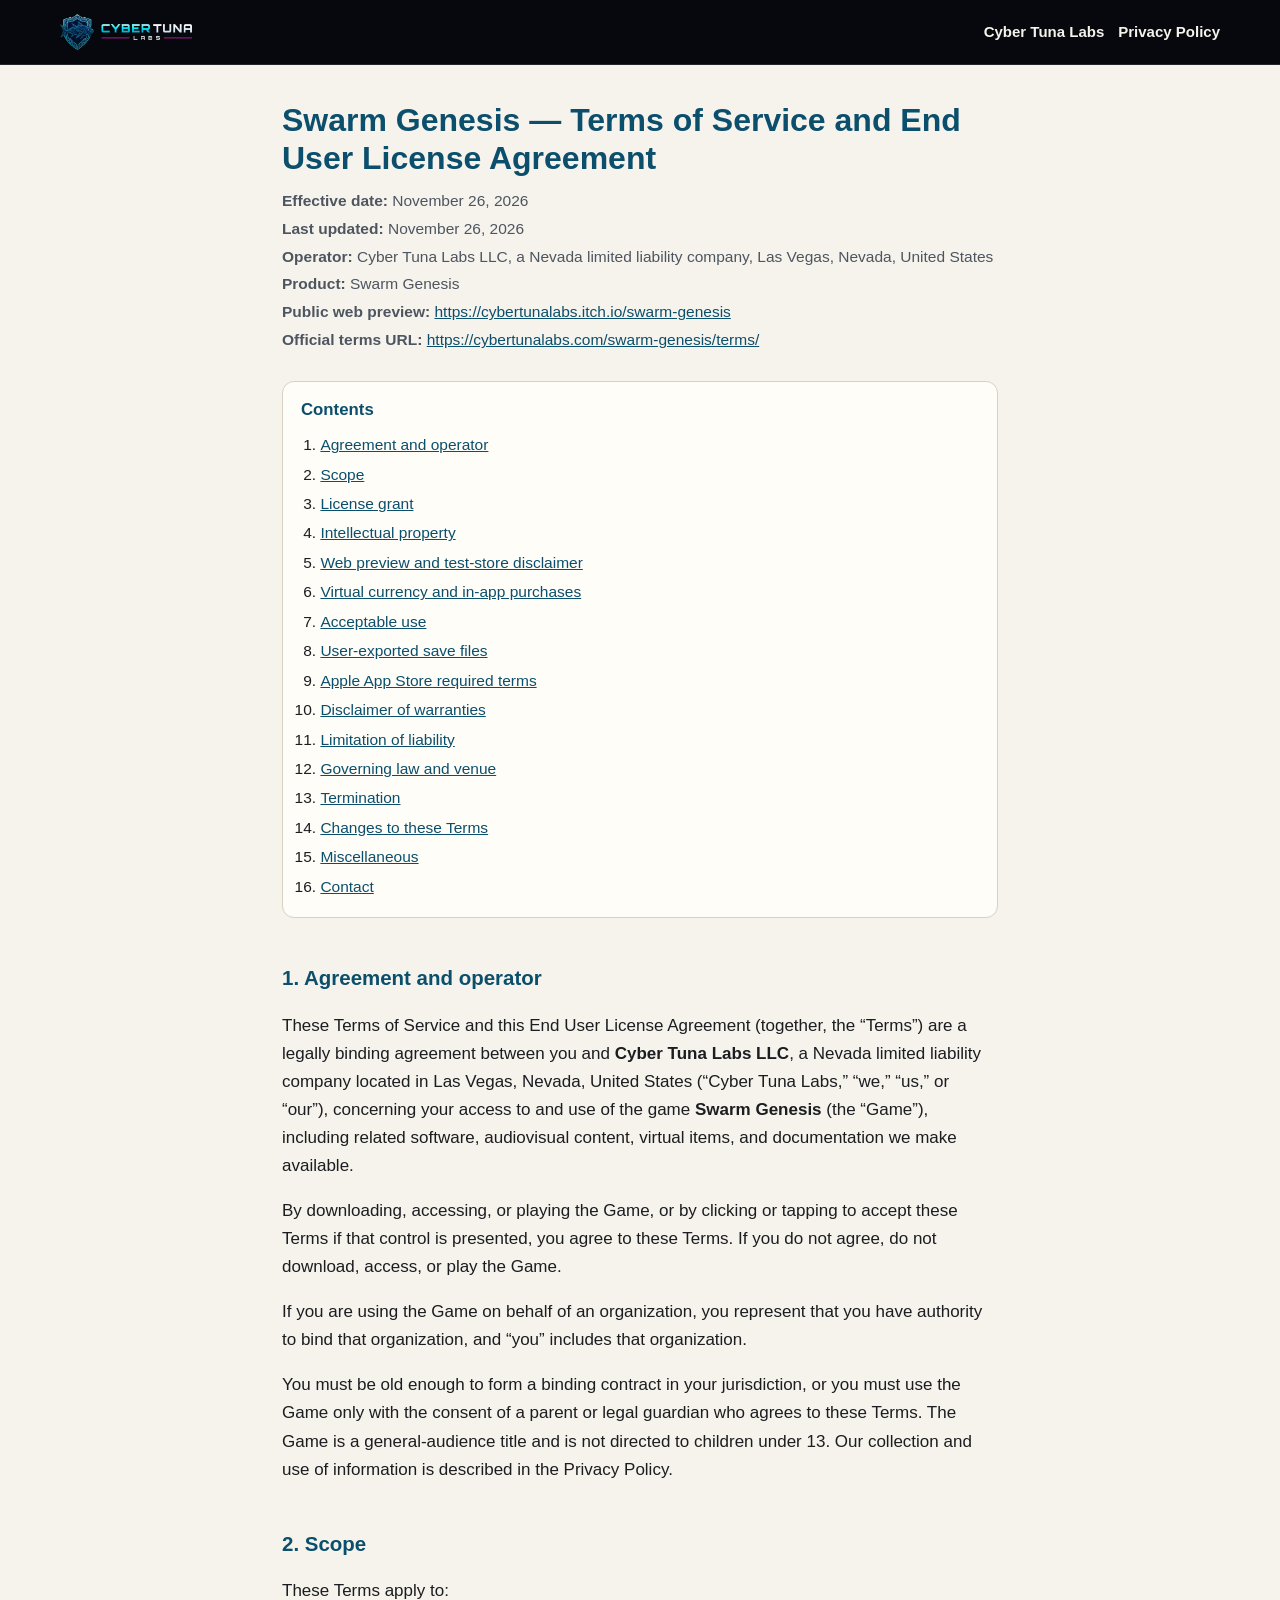
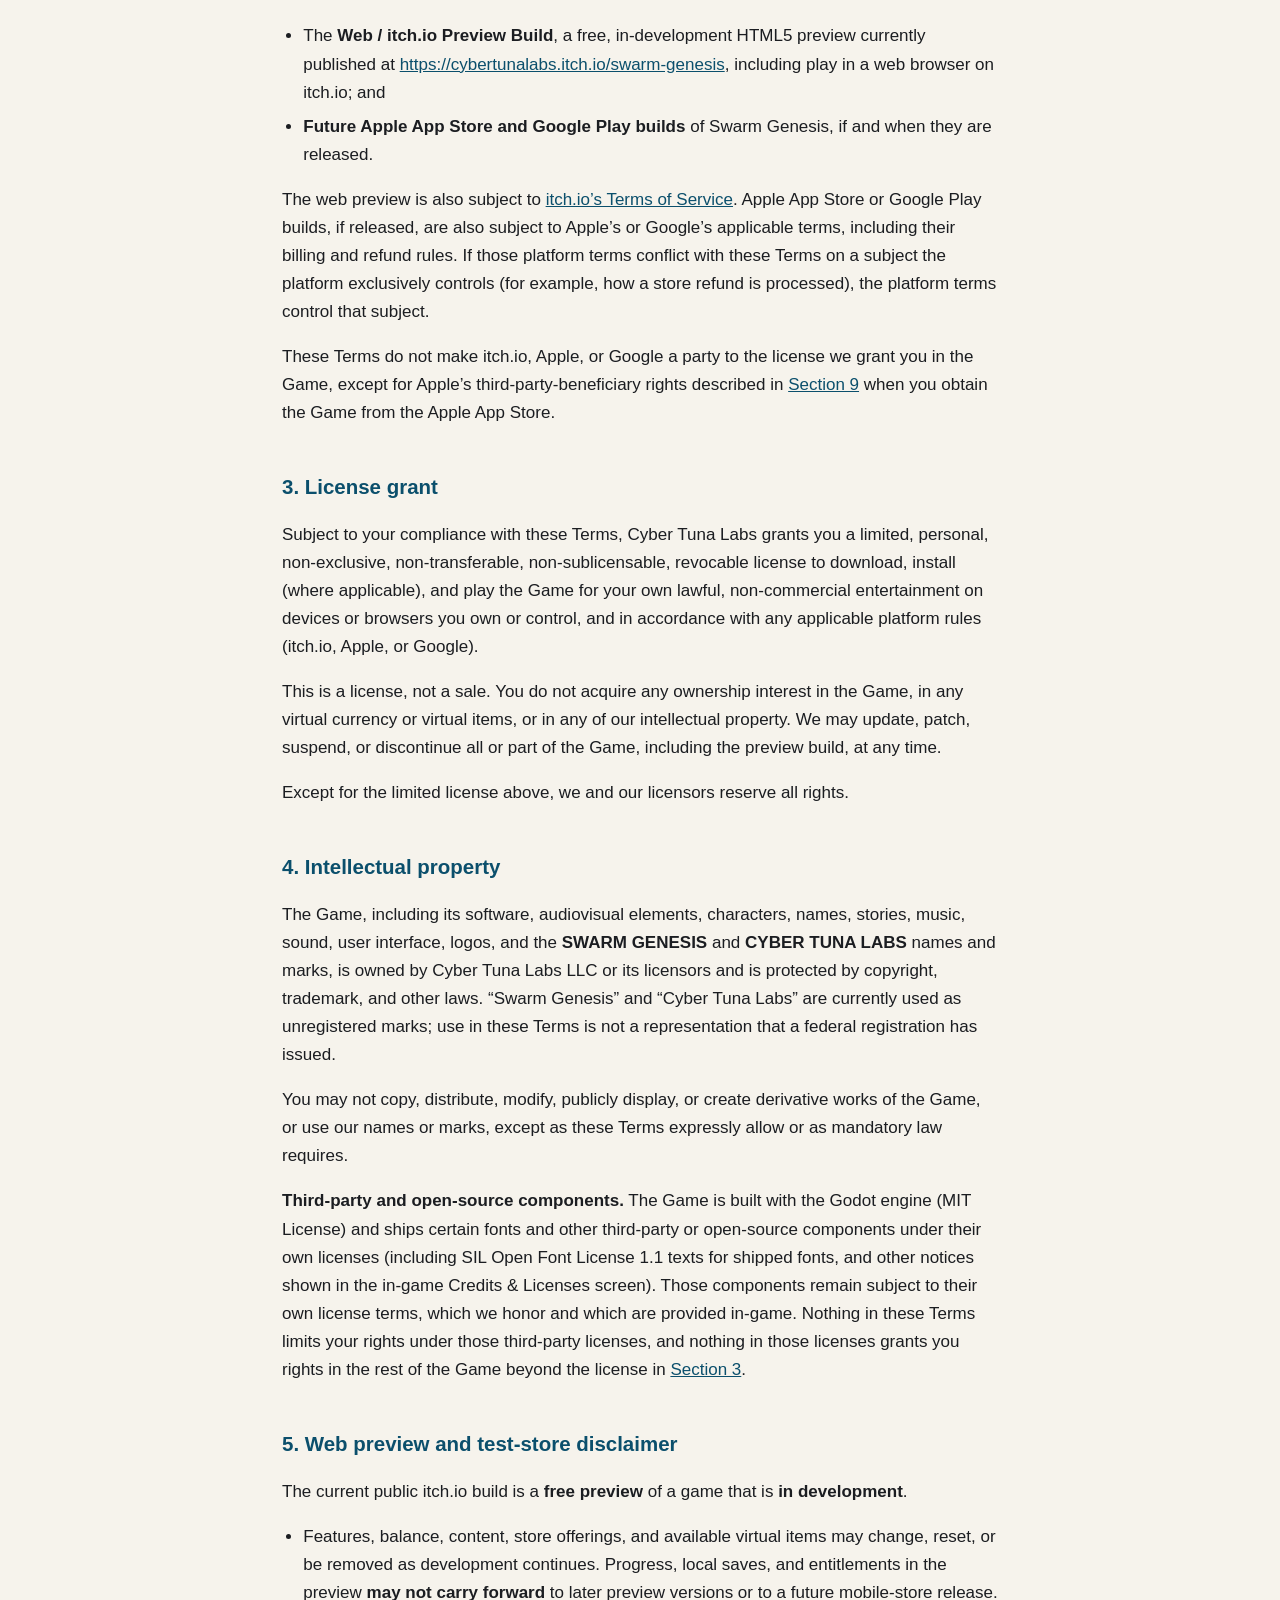
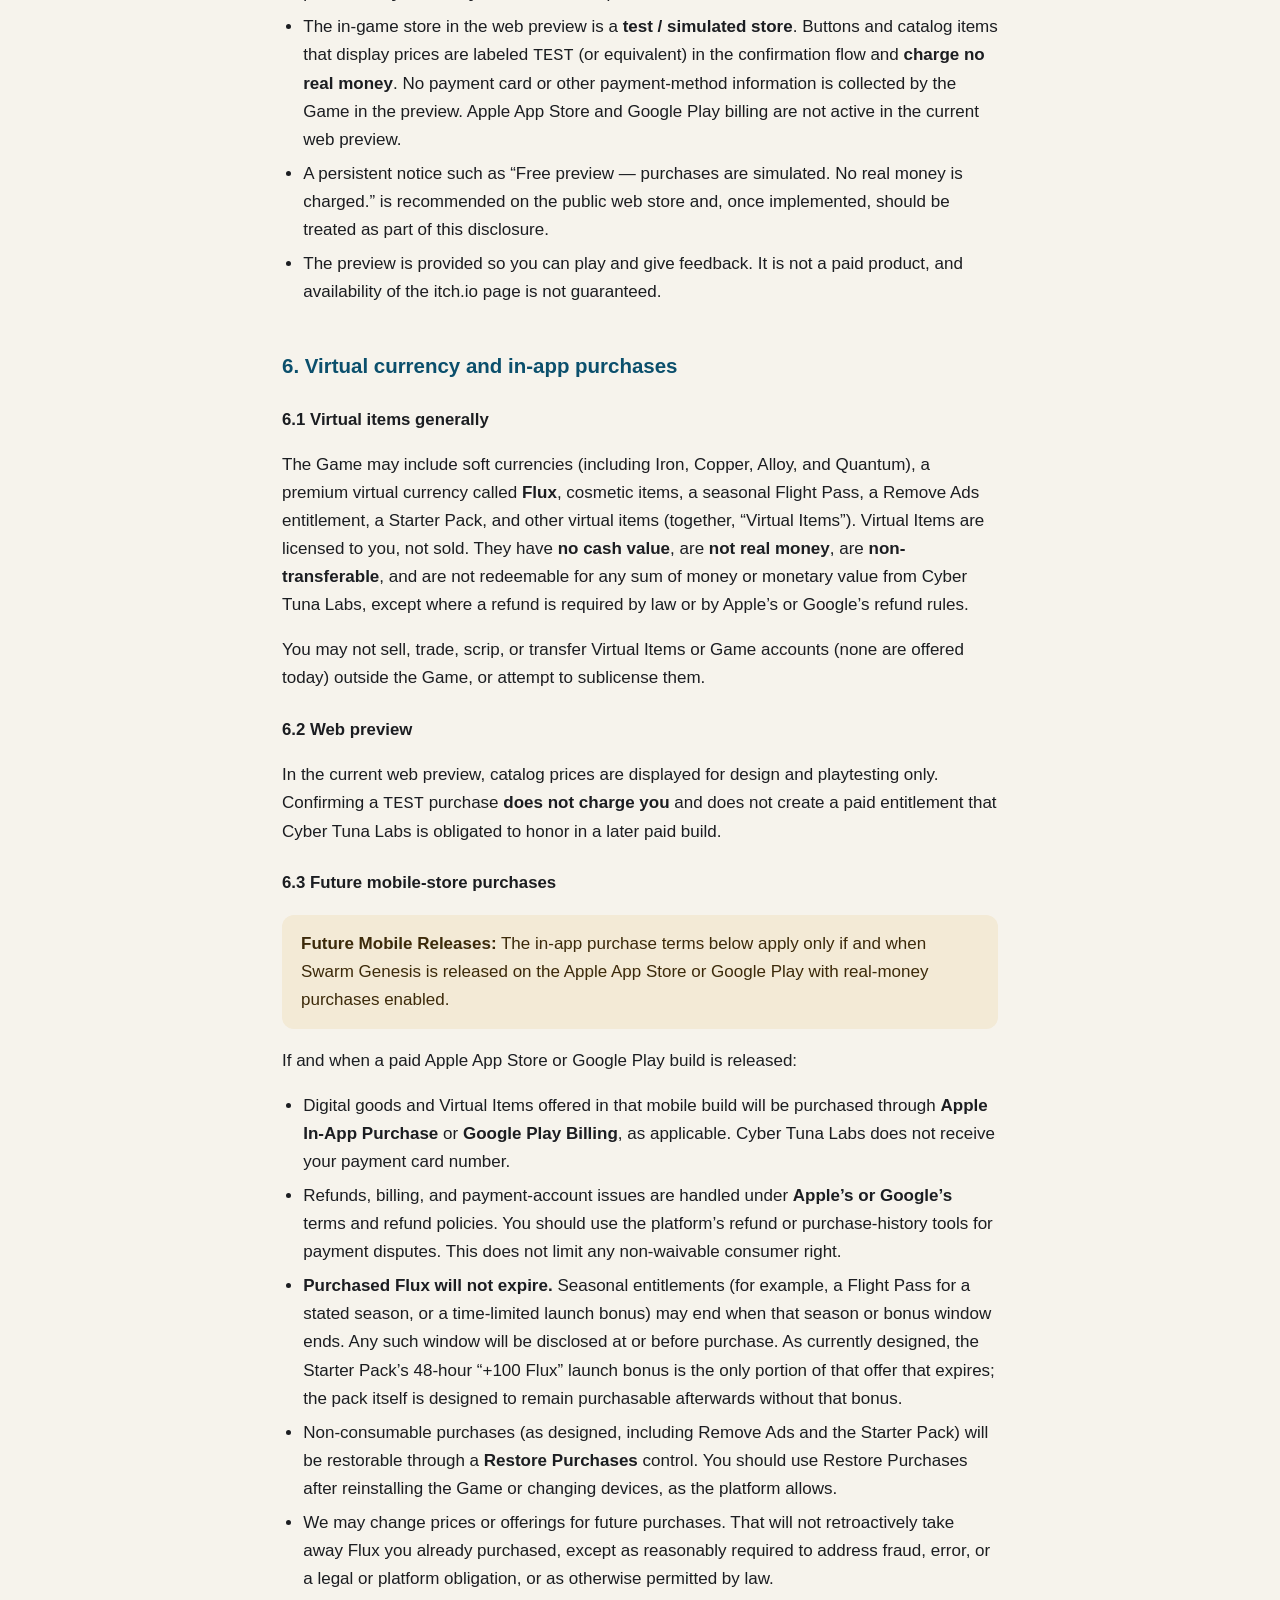
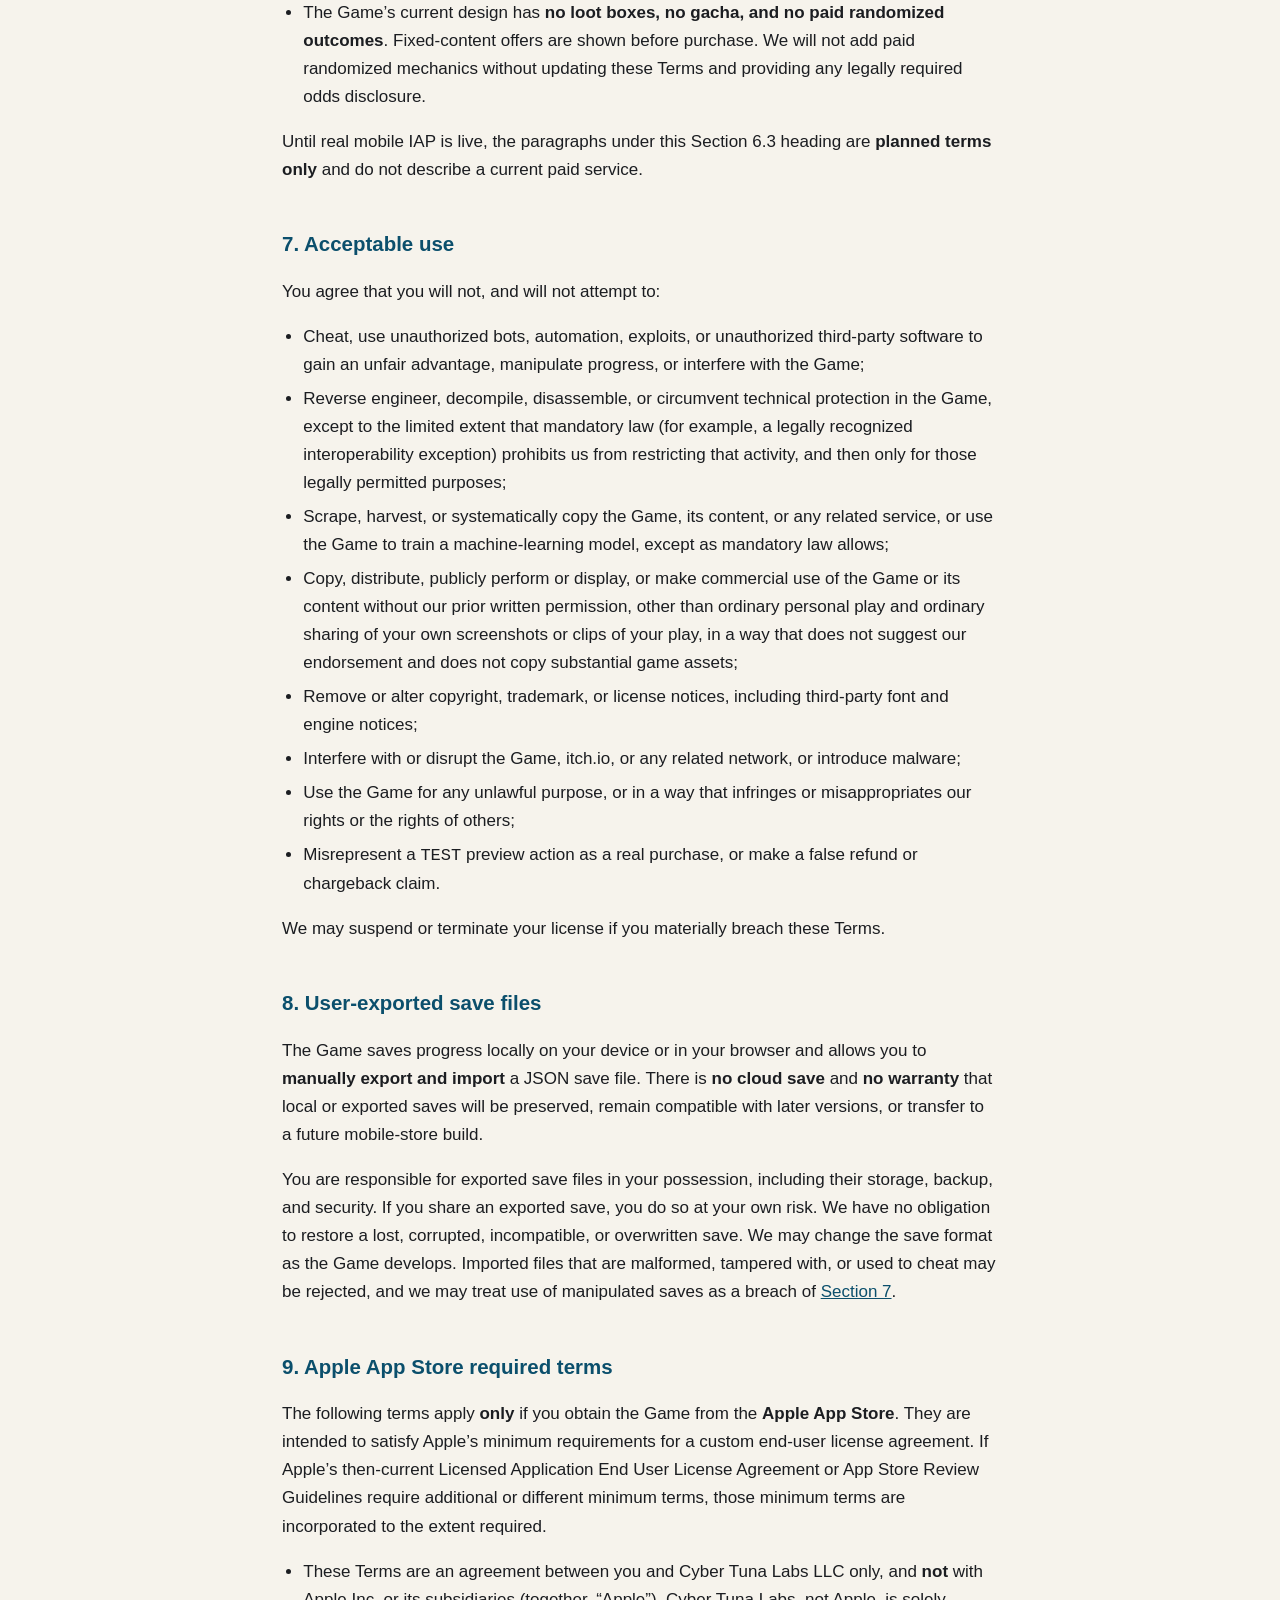
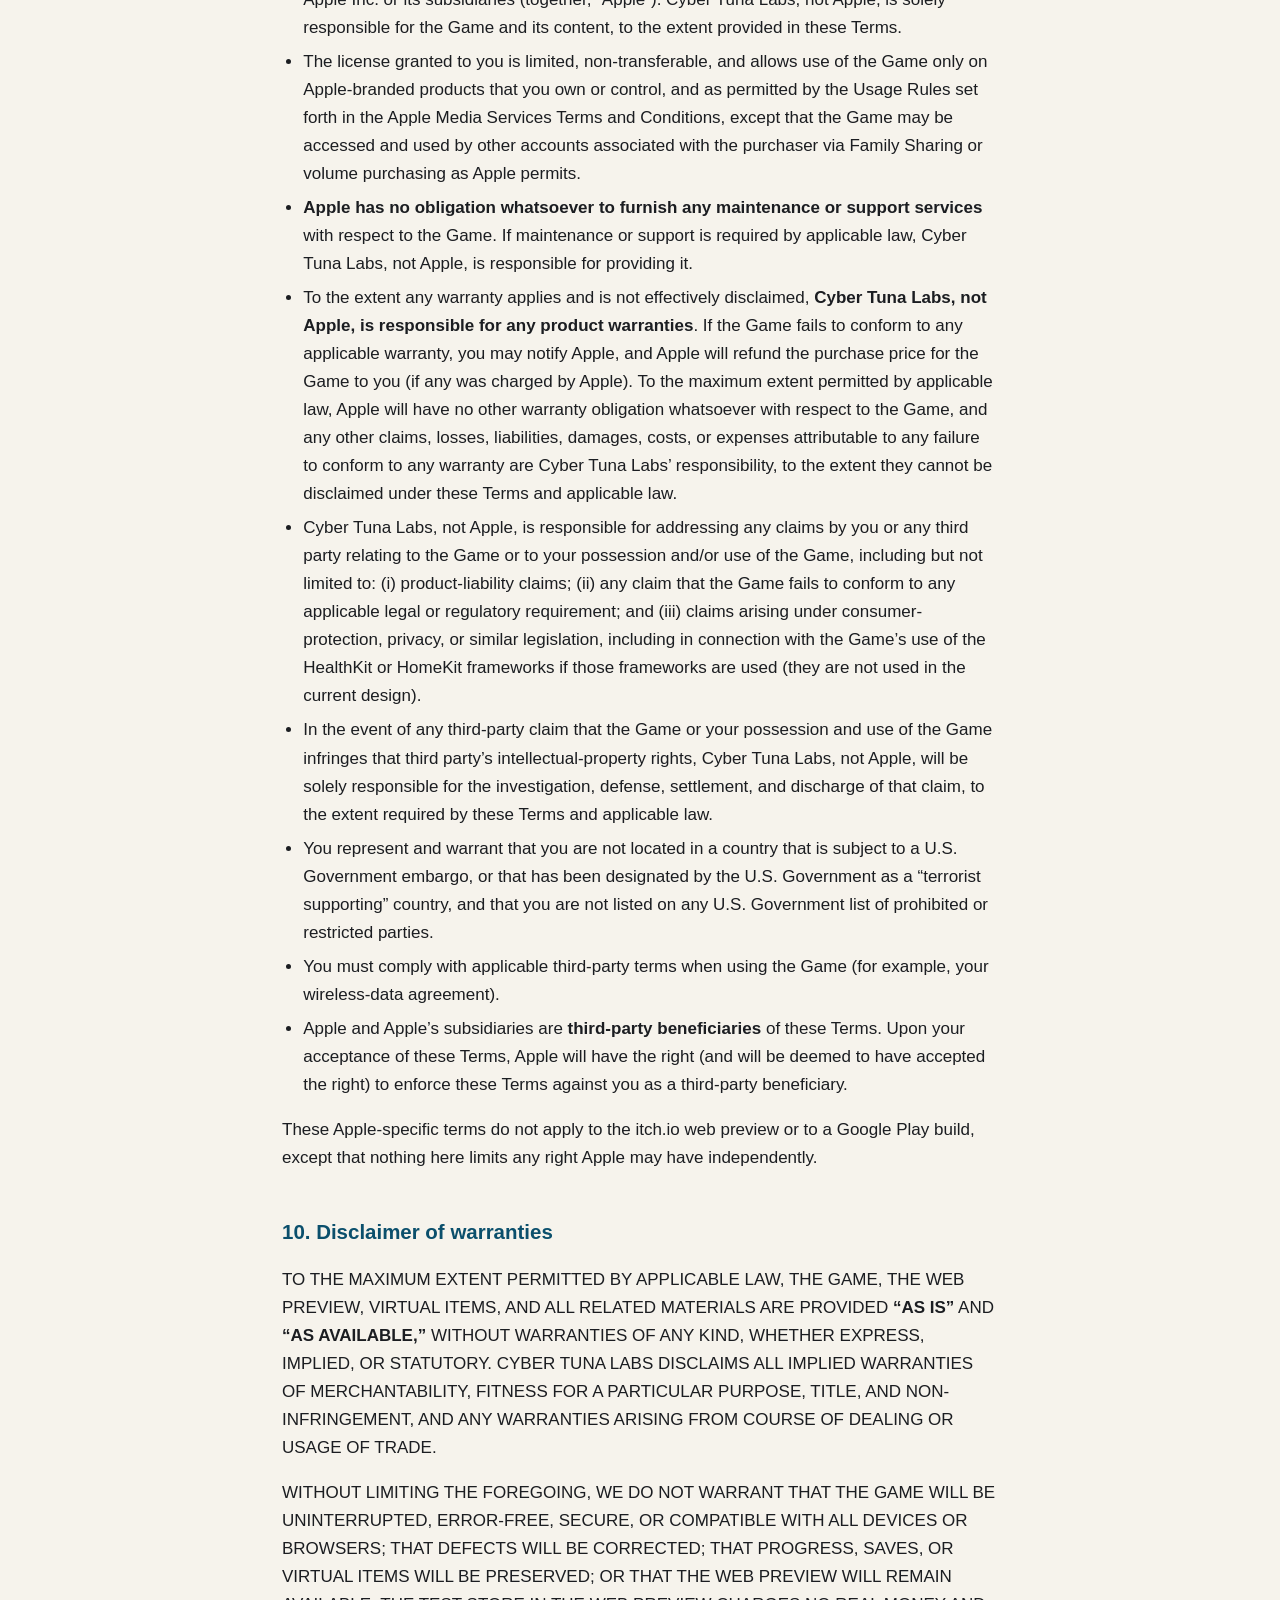
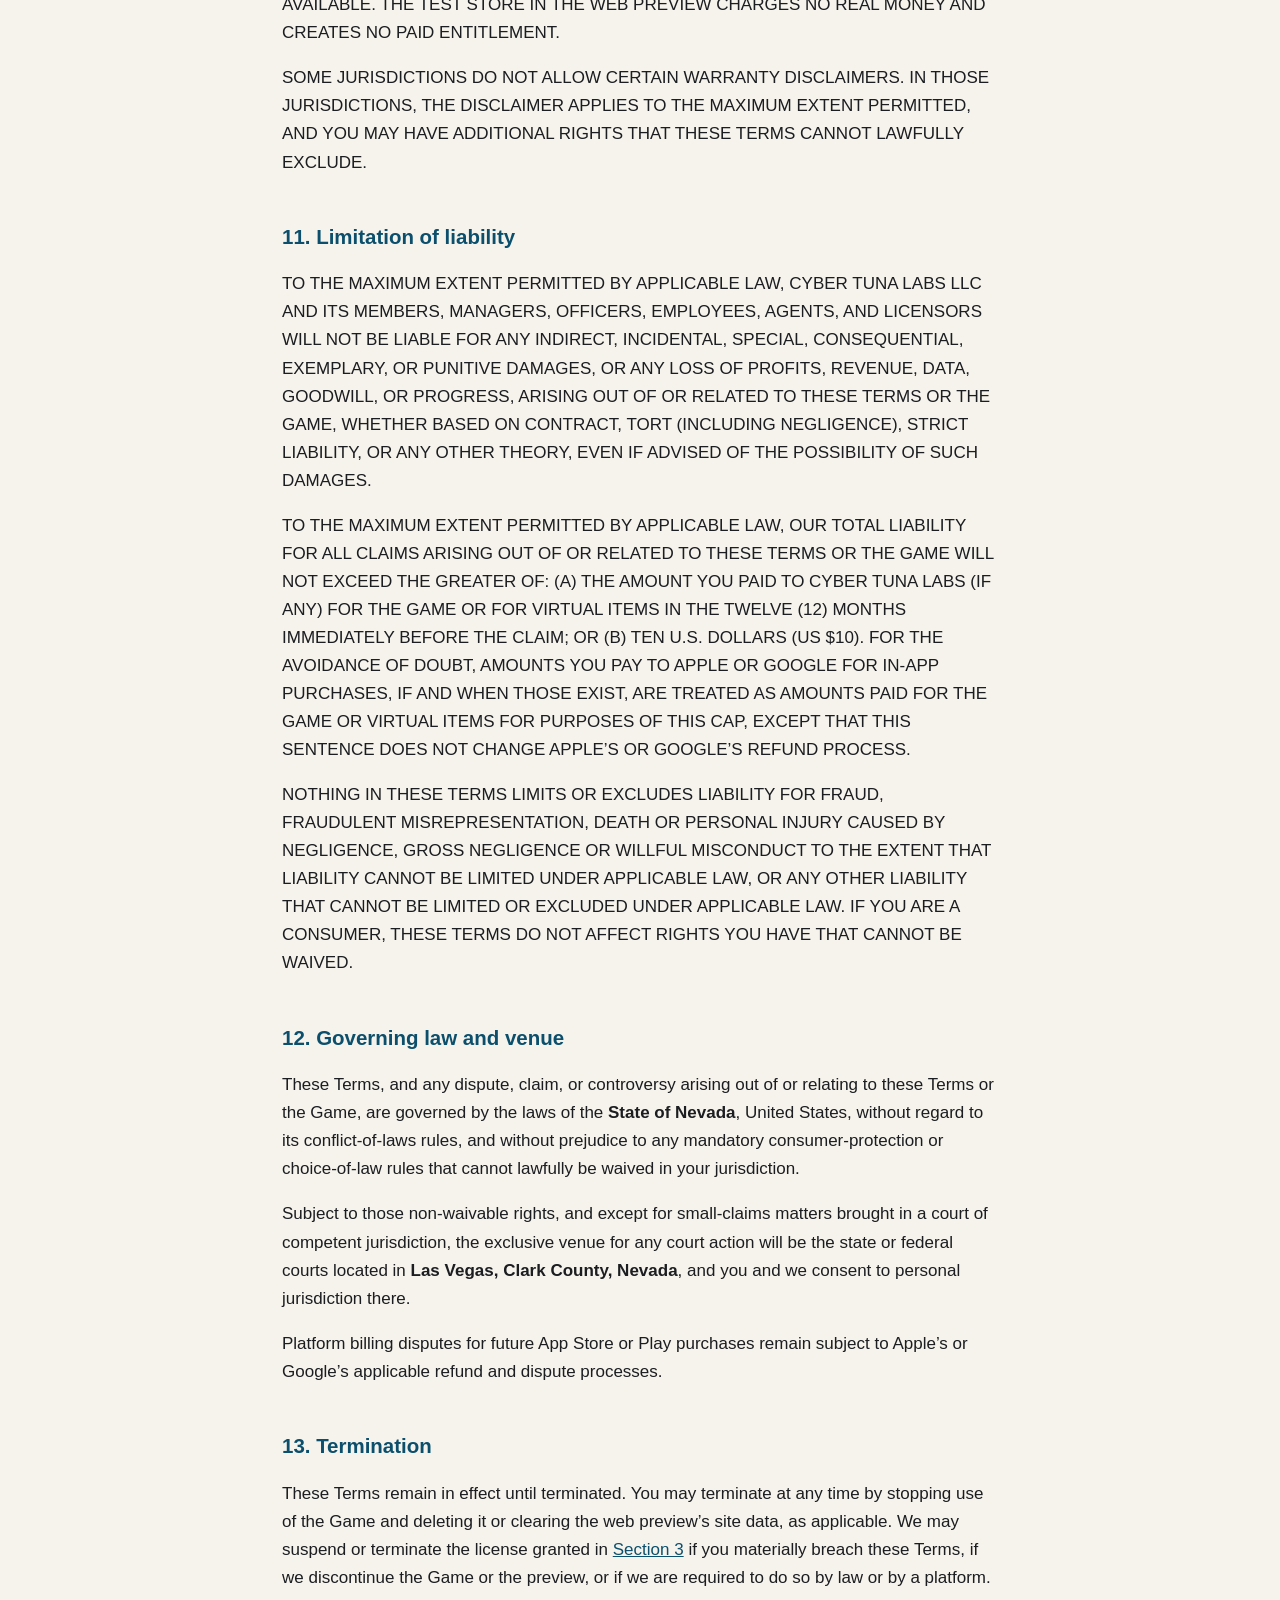
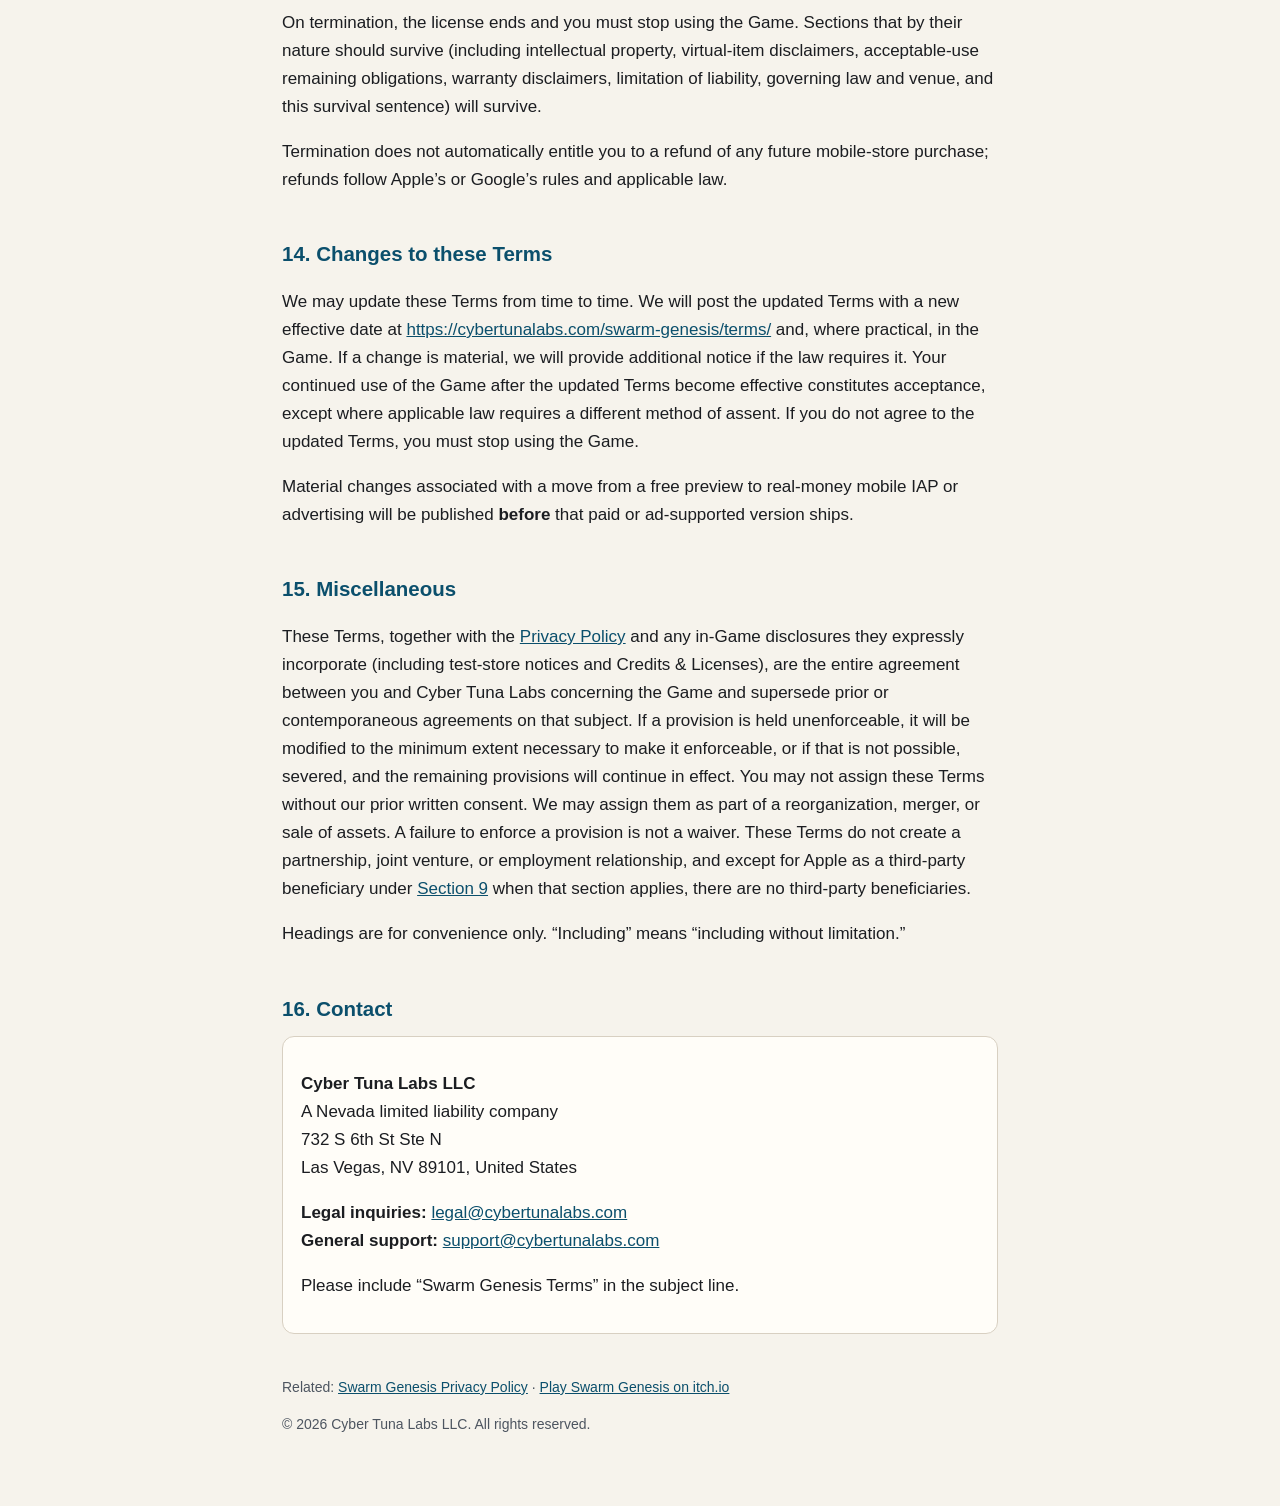
<file: swarm-genesis/terms/index.html>
<!DOCTYPE html>
<html lang="en">
<head>
<meta charset="utf-8">
<meta name="viewport" content="width=device-width, initial-scale=1">
<link rel="icon" href="/favicon.ico" sizes="16x16 32x32 48x48">
<link rel="icon" href="/assets/brand/favicon-16.png" sizes="16x16" type="image/png">
<link rel="icon" href="/assets/brand/favicon-32.png" sizes="32x32" type="image/png">
<link rel="icon" href="/assets/brand/favicon-192.png" sizes="192x192" type="image/png">
<link rel="icon" href="/assets/brand/favicon-512.png" sizes="512x512" type="image/png">
<link rel="shortcut icon" href="/favicon.ico">
<link rel="apple-touch-icon" href="/apple-touch-icon.png" sizes="180x180">
<title>Swarm Genesis Terms of Service and EULA — Cyber Tuna Labs LLC</title>
<meta name="description" content="Terms of Service and End User License Agreement for Swarm Genesis, operated by Cyber Tuna Labs LLC.">
<style>

:root{
  --bg:#f6f3ec;
  --fg:#1b1d21;
  --muted:#4d5560;
  --accent:#0b4f6c;
  --accent-2:#8a3b12;
  --card:#fffdf8;
  --border:#d8d0c2;
  --banner-bg:#3c2a0a;
  --banner-fg:#ffe8b5;
  --note-bg:#f3ead6;
  --note-fg:#3c2a0a;
  --activate-bg:#f8ece4;
  --activate-fg:#7a2e0d;
  --link:#0b4f6c;
  --link-hover:#092f42;
}
@media (prefers-color-scheme:dark){
  :root{
    --bg:#0c1016;
    --fg:#e8eef6;
    --muted:#a8b3c1;
    --accent:#7ec8e3;
    --accent-2:#ffb089;
    --card:#141b24;
    --border:#2a3442;
    --banner-bg:#3d2c0c;
    --banner-fg:#ffe7b3;
    --note-bg:#241c10;
    --note-fg:#ffe7b3;
    --activate-bg:#2a1810;
    --activate-fg:#ffb089;
    --link:#8bd3ee;
    --link-hover:#c7efff;
  }
}
*{box-sizing:border-box;}
html{scroll-behavior:smooth;}
body{
  margin:0;
  background:var(--bg);
  color:var(--fg);
  font:17px/1.65 -apple-system,BlinkMacSystemFont,"Segoe UI",Roboto,Helvetica,Arial,sans-serif;
}
.skip{position:absolute;left:-999px;top:auto;width:1px;height:1px;overflow:hidden;}
.skip:focus{position:static;width:auto;height:auto;padding:8px 16px;display:inline-block;}
.banner{
  background:var(--banner-bg);
  color:var(--banner-fg);
  padding:12px 22px;
  text-align:center;
  font-size:14px;
  font-weight:650;
  letter-spacing:.02em;
}
header,main,footer{max-width:760px;margin:0 auto;padding:0 22px;}
header{padding-top:36px;padding-bottom:8px;}
h1{font-size:2rem;line-height:1.2;margin:0 0 10px;color:var(--accent);}
h2{font-size:1.28rem;margin:2.1em 0 .5em;color:var(--accent);}
h3{font-size:1.05rem;margin:1.4em 0 .4em;}
p,li{color:var(--fg);}
.muted,.meta{color:var(--muted);}
.meta{margin:.15em 0;font-size:15.5px;}
a{color:var(--link);}
a:hover{color:var(--link-hover);}
.note, .activate, .toc, .decisions{
  background:var(--card);
  border:1px solid var(--border);
  border-radius:12px;
  padding:14px 18px;
  margin:18px 0;
}
.note{background:var(--note-bg);color:var(--note-fg);border-color:transparent;}
.activate{
  background:var(--activate-bg);
  color:var(--activate-fg);
  border-color:transparent;
  font-weight:650;
  font-size:15px;
}
.decisions ul{margin:8px 0 0;padding-left:1.2em;}
.toc{font-size:15.5px;}
.toc h2{margin-top:0;font-size:1.05rem;}
.toc ol{margin:0;padding-left:1.25em;}
.toc li{margin:.25em 0;}
ul,ol{padding-left:1.25em;}
li{margin:.35em 0;}
.contact{
  background:var(--card);
  border:1px solid var(--border);
  border-radius:12px;
  padding:16px 18px;
}
footer{
  padding:28px 22px 56px;
  color:var(--muted);
  font-size:14px;
}
footer p{color:var(--muted);}
@media print{
  .banner{background:#000;color:#000;border:2px solid #000;}
  body{background:#fff;color:#000;}
  a{color:#000;text-decoration:underline;}
  .note,.activate,.toc,.decisions,.contact{break-inside:avoid;}
}


.studio-bar{
  background:#07080d;
  color:#f6f3ec;
  border-bottom:1px solid rgba(246,243,236,.12);
  font-family:-apple-system,BlinkMacSystemFont,"Segoe UI",Helvetica,Arial,sans-serif;
  font-size:15px;
}
.studio-bar-inner{
  width:min(1160px,calc(100% - 2.5rem));
  margin:0 auto;
  min-height:64px;
  padding:10px 0;
  display:flex;
  flex-wrap:wrap;
  gap:10px 18px;
  align-items:center;
  justify-content:space-between;
}
.studio-bar a{color:#f6f3ec;font-weight:650;text-decoration:none;}
.studio-bar a:hover,.studio-bar a:focus-visible{color:#8ef6ff;}
.studio-brand{display:inline-flex;align-items:center;line-height:0;}
.studio-brand img{height:36px;width:auto;display:block;}
.studio-bar-links{display:flex;flex-wrap:wrap;gap:4px 14px;}
</style>
</head>
<body>
<a class="skip" href="#main">Skip to content</a>
<nav class="studio-bar" aria-label="Cyber Tuna Labs">
  <div class="studio-bar-inner">
    <a class="studio-brand" href="/"><picture><source type="image/webp" srcset="/assets/brand/logo-horizontal.webp"><img src="/assets/brand/logo-horizontal.png" width="418" height="114" alt="Cyber Tuna Labs"></picture></a>
    <span class="studio-bar-links">
      <a href="/">Cyber Tuna Labs</a>
      <a href="/swarm-genesis/privacy/">Privacy Policy</a>
    </span>
  </div>
</nav>
<header>
  <h1>Swarm Genesis — Terms of Service and End User License Agreement</h1>
  <p class="meta"><strong>Effective date:</strong> November 26, 2026</p>
  <p class="meta"><strong>Last updated:</strong> November 26, 2026</p>
  <p class="meta"><strong>Operator:</strong> Cyber Tuna Labs LLC, a Nevada limited liability company, Las Vegas, Nevada, United States</p>
  <p class="meta"><strong>Product:</strong> Swarm Genesis</p>
  <p class="meta"><strong>Public web preview:</strong> <a href="https://cybertunalabs.itch.io/swarm-genesis">https://cybertunalabs.itch.io/swarm-genesis</a></p>
  <p class="meta"><strong>Official terms URL:</strong> <a href="https://cybertunalabs.com/swarm-genesis/terms/">https://cybertunalabs.com/swarm-genesis/terms/</a></p>
</header>
<main id="main">

  <nav class="toc" aria-label="Table of contents">
    <h2>Contents</h2>
    <ol>
      <li><a href="#agreement">Agreement and operator</a></li>
      <li><a href="#scope">Scope</a></li>
      <li><a href="#license">License grant</a></li>
      <li><a href="#ip">Intellectual property</a></li>
      <li><a href="#preview">Web preview and test-store disclaimer</a></li>
      <li><a href="#virtual-items">Virtual currency and in-app purchases</a></li>
      <li><a href="#acceptable-use">Acceptable use</a></li>
      <li><a href="#saves">User-exported save files</a></li>
      <li><a href="#apple">Apple App Store required terms</a></li>
      <li><a href="#warranty">Disclaimer of warranties</a></li>
      <li><a href="#liability">Limitation of liability</a></li>
      <li><a href="#governing-law">Governing law and venue</a></li>
      <li><a href="#termination">Termination</a></li>
      <li><a href="#changes">Changes to these Terms</a></li>
      <li><a href="#misc">Miscellaneous</a></li>
      <li><a href="#contact">Contact</a></li>
    </ol>
  </nav>

  <h2 id="agreement">1. Agreement and operator</h2>
  <p>These Terms of Service and this End User License Agreement (together, the “Terms”) are a legally binding agreement between you and <strong>Cyber Tuna Labs LLC</strong>, a Nevada limited liability company located in Las Vegas, Nevada, United States (“Cyber Tuna Labs,” “we,” “us,” or “our”), concerning your access to and use of the game <strong>Swarm Genesis</strong> (the “Game”), including related software, audiovisual content, virtual items, and documentation we make available.</p>
  <p>By downloading, accessing, or playing the Game, or by clicking or tapping to accept these Terms if that control is presented, you agree to these Terms. If you do not agree, do not download, access, or play the Game.</p>
  <p>If you are using the Game on behalf of an organization, you represent that you have authority to bind that organization, and “you” includes that organization.</p>
  <p>You must be old enough to form a binding contract in your jurisdiction, or you must use the Game only with the consent of a parent or legal guardian who agrees to these Terms. The Game is a general-audience title and is not directed to children under 13. Our collection and use of information is described in the Privacy Policy.</p>

  <h2 id="scope">2. Scope</h2>
  <p>These Terms apply to:</p>
  <ul>
    <li>The <strong>Web / itch.io Preview Build</strong>, a free, in-development HTML5 preview currently published at <a href="https://cybertunalabs.itch.io/swarm-genesis">https://cybertunalabs.itch.io/swarm-genesis</a>, including play in a web browser on itch.io; and</li>
    <li><strong>Future Apple App Store and Google Play builds</strong> of Swarm Genesis, if and when they are released.</li>
  </ul>
  <p>The web preview is also subject to <a href="https://itch.io/docs/legal/terms">itch.io’s Terms of Service</a>. Apple App Store or Google Play builds, if released, are also subject to Apple’s or Google’s applicable terms, including their billing and refund rules. If those platform terms conflict with these Terms on a subject the platform exclusively controls (for example, how a store refund is processed), the platform terms control that subject.</p>
  <p>These Terms do not make itch.io, Apple, or Google a party to the license we grant you in the Game, except for Apple’s third-party-beneficiary rights described in <a href="#apple">Section 9</a> when you obtain the Game from the Apple App Store.</p>

  <h2 id="license">3. License grant</h2>
  <p>Subject to your compliance with these Terms, Cyber Tuna Labs grants you a limited, personal, non-exclusive, non-transferable, non-sublicensable, revocable license to download, install (where applicable), and play the Game for your own lawful, non-commercial entertainment on devices or browsers you own or control, and in accordance with any applicable platform rules (itch.io, Apple, or Google).</p>
  <p>This is a license, not a sale. You do not acquire any ownership interest in the Game, in any virtual currency or virtual items, or in any of our intellectual property. We may update, patch, suspend, or discontinue all or part of the Game, including the preview build, at any time.</p>
  <p>Except for the limited license above, we and our licensors reserve all rights.</p>

  <h2 id="ip">4. Intellectual property</h2>
  <p>The Game, including its software, audiovisual elements, characters, names, stories, music, sound, user interface, logos, and the <strong>SWARM GENESIS</strong> and <strong>CYBER TUNA LABS</strong> names and marks, is owned by Cyber Tuna Labs LLC or its licensors and is protected by copyright, trademark, and other laws. “Swarm Genesis” and “Cyber Tuna Labs” are currently used as unregistered marks; use in these Terms is not a representation that a federal registration has issued.</p>
  <p>You may not copy, distribute, modify, publicly display, or create derivative works of the Game, or use our names or marks, except as these Terms expressly allow or as mandatory law requires.</p>
  <p><strong>Third-party and open-source components.</strong> The Game is built with the Godot engine (MIT License) and ships certain fonts and other third-party or open-source components under their own licenses (including SIL Open Font License 1.1 texts for shipped fonts, and other notices shown in the in-game Credits &amp; Licenses screen). Those components remain subject to their own license terms, which we honor and which are provided in-game. Nothing in these Terms limits your rights under those third-party licenses, and nothing in those licenses grants you rights in the rest of the Game beyond the license in <a href="#license">Section 3</a>.</p>

  <h2 id="preview">5. Web preview and test-store disclaimer</h2>
  <p>The current public itch.io build is a <strong>free preview</strong> of a game that is <strong>in development</strong>.</p>
  <ul>
    <li>Features, balance, content, store offerings, and available virtual items may change, reset, or be removed as development continues. Progress, local saves, and entitlements in the preview <strong>may not carry forward</strong> to later preview versions or to a future mobile-store release.</li>
    <li>The in-game store in the web preview is a <strong>test / simulated store</strong>. Buttons and catalog items that display prices are labeled <code>TEST</code> (or equivalent) in the confirmation flow and <strong>charge no real money</strong>. No payment card or other payment-method information is collected by the Game in the preview. Apple App Store and Google Play billing are not active in the current web preview.</li>
    <li>A persistent notice such as “Free preview — purchases are simulated. No real money is charged.” is recommended on the public web store and, once implemented, should be treated as part of this disclosure.</li>
    <li>The preview is provided so you can play and give feedback. It is not a paid product, and availability of the itch.io page is not guaranteed.</li>
  </ul>

  <h2 id="virtual-items">6. Virtual currency and in-app purchases</h2>

  <h3 id="virtual-generally">6.1 Virtual items generally</h3>
  <p>The Game may include soft currencies (including Iron, Copper, Alloy, and Quantum), a premium virtual currency called <strong>Flux</strong>, cosmetic items, a seasonal Flight Pass, a Remove Ads entitlement, a Starter Pack, and other virtual items (together, “Virtual Items”). Virtual Items are licensed to you, not sold. They have <strong>no cash value</strong>, are <strong>not real money</strong>, are <strong>non-transferable</strong>, and are not redeemable for any sum of money or monetary value from Cyber Tuna Labs, except where a refund is required by law or by Apple’s or Google’s refund rules.</p>
  <p>You may not sell, trade, scrip, or transfer Virtual Items or Game accounts (none are offered today) outside the Game, or attempt to sublicense them.</p>

  <h3 id="virtual-preview">6.2 Web preview</h3>
  <p>In the current web preview, catalog prices are displayed for design and playtesting only. Confirming a <code>TEST</code> purchase <strong>does not charge you</strong> and does not create a paid entitlement that Cyber Tuna Labs is obligated to honor in a later paid build.</p>

  <h3 id="virtual-mobile">6.3 Future mobile-store purchases</h3>
  <p class="note" role="note"><strong>Future Mobile Releases:</strong> The in-app purchase terms below apply only if and when Swarm Genesis is released on the Apple App Store or Google Play with real-money purchases enabled.</p>
  <p>If and when a paid Apple App Store or Google Play build is released:</p>
  <ul>
    <li>Digital goods and Virtual Items offered in that mobile build will be purchased through <strong>Apple In-App Purchase</strong> or <strong>Google Play Billing</strong>, as applicable. Cyber Tuna Labs does not receive your payment card number.</li>
    <li>Refunds, billing, and payment-account issues are handled under <strong>Apple’s or Google’s</strong> terms and refund policies. You should use the platform’s refund or purchase-history tools for payment disputes. This does not limit any non-waivable consumer right.</li>
    <li><strong>Purchased Flux will not expire.</strong> Seasonal entitlements (for example, a Flight Pass for a stated season, or a time-limited launch bonus) may end when that season or bonus window ends. Any such window will be disclosed at or before purchase. As currently designed, the Starter Pack’s 48-hour “+100 Flux” launch bonus is the only portion of that offer that expires; the pack itself is designed to remain purchasable afterwards without that bonus.</li>
    <li>Non-consumable purchases (as designed, including Remove Ads and the Starter Pack) will be restorable through a <strong>Restore Purchases</strong> control. You should use Restore Purchases after reinstalling the Game or changing devices, as the platform allows.</li>
    <li>We may change prices or offerings for future purchases. That will not retroactively take away Flux you already purchased, except as reasonably required to address fraud, error, or a legal or platform obligation, or as otherwise permitted by law.</li>
    <li>The Game’s current design has <strong>no loot boxes, no gacha, and no paid randomized outcomes</strong>. Fixed-content offers are shown before purchase. We will not add paid randomized mechanics without updating these Terms and providing any legally required odds disclosure.</li>
  </ul>
  <p>Until real mobile IAP is live, the paragraphs under this Section 6.3 heading are <strong>planned terms only</strong> and do not describe a current paid service.</p>

  <h2 id="acceptable-use">7. Acceptable use</h2>
  <p>You agree that you will not, and will not attempt to:</p>
  <ul>
    <li>Cheat, use unauthorized bots, automation, exploits, or unauthorized third-party software to gain an unfair advantage, manipulate progress, or interfere with the Game;</li>
    <li>Reverse engineer, decompile, disassemble, or circumvent technical protection in the Game, except to the limited extent that mandatory law (for example, a legally recognized interoperability exception) prohibits us from restricting that activity, and then only for those legally permitted purposes;</li>
    <li>Scrape, harvest, or systematically copy the Game, its content, or any related service, or use the Game to train a machine-learning model, except as mandatory law allows;</li>
    <li>Copy, distribute, publicly perform or display, or make commercial use of the Game or its content without our prior written permission, other than ordinary personal play and ordinary sharing of your own screenshots or clips of your play, in a way that does not suggest our endorsement and does not copy substantial game assets;</li>
    <li>Remove or alter copyright, trademark, or license notices, including third-party font and engine notices;</li>
    <li>Interfere with or disrupt the Game, itch.io, or any related network, or introduce malware;</li>
    <li>Use the Game for any unlawful purpose, or in a way that infringes or misappropriates our rights or the rights of others;</li>
    <li>Misrepresent a <code>TEST</code> preview action as a real purchase, or make a false refund or chargeback claim.</li>
  </ul>
  <p>We may suspend or terminate your license if you materially breach these Terms.</p>

  <h2 id="saves">8. User-exported save files</h2>
  <p>The Game saves progress locally on your device or in your browser and allows you to <strong>manually export and import</strong> a JSON save file. There is <strong>no cloud save</strong> and <strong>no warranty</strong> that local or exported saves will be preserved, remain compatible with later versions, or transfer to a future mobile-store build.</p>
  <p>You are responsible for exported save files in your possession, including their storage, backup, and security. If you share an exported save, you do so at your own risk. We have no obligation to restore a lost, corrupted, incompatible, or overwritten save. We may change the save format as the Game develops. Imported files that are malformed, tampered with, or used to cheat may be rejected, and we may treat use of manipulated saves as a breach of <a href="#acceptable-use">Section 7</a>.</p>

  <h2 id="apple">9. Apple App Store required terms</h2>
  <p>The following terms apply <strong>only</strong> if you obtain the Game from the <strong>Apple App Store</strong>. They are intended to satisfy Apple’s minimum requirements for a custom end-user license agreement. If Apple’s then-current Licensed Application End User License Agreement or App Store Review Guidelines require additional or different minimum terms, those minimum terms are incorporated to the extent required.</p>
  <ul>
    <li>These Terms are an agreement between you and Cyber Tuna Labs LLC only, and <strong>not</strong> with Apple Inc. or its subsidiaries (together, “Apple”). Cyber Tuna Labs, not Apple, is solely responsible for the Game and its content, to the extent provided in these Terms.</li>
    <li>The license granted to you is limited, non-transferable, and allows use of the Game only on Apple-branded products that you own or control, and as permitted by the Usage Rules set forth in the Apple Media Services Terms and Conditions, except that the Game may be accessed and used by other accounts associated with the purchaser via Family Sharing or volume purchasing as Apple permits.</li>
    <li><strong>Apple has no obligation whatsoever to furnish any maintenance or support services</strong> with respect to the Game. If maintenance or support is required by applicable law, Cyber Tuna Labs, not Apple, is responsible for providing it.</li>
    <li>To the extent any warranty applies and is not effectively disclaimed, <strong>Cyber Tuna Labs, not Apple, is responsible for any product warranties</strong>. If the Game fails to conform to any applicable warranty, you may notify Apple, and Apple will refund the purchase price for the Game to you (if any was charged by Apple). To the maximum extent permitted by applicable law, Apple will have no other warranty obligation whatsoever with respect to the Game, and any other claims, losses, liabilities, damages, costs, or expenses attributable to any failure to conform to any warranty are Cyber Tuna Labs’ responsibility, to the extent they cannot be disclaimed under these Terms and applicable law.</li>
    <li>Cyber Tuna Labs, not Apple, is responsible for addressing any claims by you or any third party relating to the Game or to your possession and/or use of the Game, including but not limited to: (i) product-liability claims; (ii) any claim that the Game fails to conform to any applicable legal or regulatory requirement; and (iii) claims arising under consumer-protection, privacy, or similar legislation, including in connection with the Game’s use of the HealthKit or HomeKit frameworks if those frameworks are used (they are not used in the current design).</li>
    <li>In the event of any third-party claim that the Game or your possession and use of the Game infringes that third party’s intellectual-property rights, Cyber Tuna Labs, not Apple, will be solely responsible for the investigation, defense, settlement, and discharge of that claim, to the extent required by these Terms and applicable law.</li>
    <li>You represent and warrant that you are not located in a country that is subject to a U.S. Government embargo, or that has been designated by the U.S. Government as a “terrorist supporting” country, and that you are not listed on any U.S. Government list of prohibited or restricted parties.</li>
    <li>You must comply with applicable third-party terms when using the Game (for example, your wireless-data agreement).</li>
    <li>Apple and Apple’s subsidiaries are <strong>third-party beneficiaries</strong> of these Terms. Upon your acceptance of these Terms, Apple will have the right (and will be deemed to have accepted the right) to enforce these Terms against you as a third-party beneficiary.</li>
  </ul>
  <p>These Apple-specific terms do not apply to the itch.io web preview or to a Google Play build, except that nothing here limits any right Apple may have independently.</p>

  <h2 id="warranty">10. Disclaimer of warranties</h2>
  <p>TO THE MAXIMUM EXTENT PERMITTED BY APPLICABLE LAW, THE GAME, THE WEB PREVIEW, VIRTUAL ITEMS, AND ALL RELATED MATERIALS ARE PROVIDED <strong>“AS IS”</strong> AND <strong>“AS AVAILABLE,”</strong> WITHOUT WARRANTIES OF ANY KIND, WHETHER EXPRESS, IMPLIED, OR STATUTORY. CYBER TUNA LABS DISCLAIMS ALL IMPLIED WARRANTIES OF MERCHANTABILITY, FITNESS FOR A PARTICULAR PURPOSE, TITLE, AND NON-INFRINGEMENT, AND ANY WARRANTIES ARISING FROM COURSE OF DEALING OR USAGE OF TRADE.</p>
  <p>WITHOUT LIMITING THE FOREGOING, WE DO NOT WARRANT THAT THE GAME WILL BE UNINTERRUPTED, ERROR-FREE, SECURE, OR COMPATIBLE WITH ALL DEVICES OR BROWSERS; THAT DEFECTS WILL BE CORRECTED; THAT PROGRESS, SAVES, OR VIRTUAL ITEMS WILL BE PRESERVED; OR THAT THE WEB PREVIEW WILL REMAIN AVAILABLE. THE TEST STORE IN THE WEB PREVIEW CHARGES NO REAL MONEY AND CREATES NO PAID ENTITLEMENT.</p>
  <p>SOME JURISDICTIONS DO NOT ALLOW CERTAIN WARRANTY DISCLAIMERS. IN THOSE JURISDICTIONS, THE DISCLAIMER APPLIES TO THE MAXIMUM EXTENT PERMITTED, AND YOU MAY HAVE ADDITIONAL RIGHTS THAT THESE TERMS CANNOT LAWFULLY EXCLUDE.</p>

  <h2 id="liability">11. Limitation of liability</h2>
  <p>TO THE MAXIMUM EXTENT PERMITTED BY APPLICABLE LAW, CYBER TUNA LABS LLC AND ITS MEMBERS, MANAGERS, OFFICERS, EMPLOYEES, AGENTS, AND LICENSORS WILL NOT BE LIABLE FOR ANY INDIRECT, INCIDENTAL, SPECIAL, CONSEQUENTIAL, EXEMPLARY, OR PUNITIVE DAMAGES, OR ANY LOSS OF PROFITS, REVENUE, DATA, GOODWILL, OR PROGRESS, ARISING OUT OF OR RELATED TO THESE TERMS OR THE GAME, WHETHER BASED ON CONTRACT, TORT (INCLUDING NEGLIGENCE), STRICT LIABILITY, OR ANY OTHER THEORY, EVEN IF ADVISED OF THE POSSIBILITY OF SUCH DAMAGES.</p>
  <p>TO THE MAXIMUM EXTENT PERMITTED BY APPLICABLE LAW, OUR TOTAL LIABILITY FOR ALL CLAIMS ARISING OUT OF OR RELATED TO THESE TERMS OR THE GAME WILL NOT EXCEED THE GREATER OF: (A) THE AMOUNT YOU PAID TO CYBER TUNA LABS (IF ANY) FOR THE GAME OR FOR VIRTUAL ITEMS IN THE TWELVE (12) MONTHS IMMEDIATELY BEFORE THE CLAIM; OR (B) TEN U.S. DOLLARS (US $10). FOR THE AVOIDANCE OF DOUBT, AMOUNTS YOU PAY TO APPLE OR GOOGLE FOR IN-APP PURCHASES, IF AND WHEN THOSE EXIST, ARE TREATED AS AMOUNTS PAID FOR THE GAME OR VIRTUAL ITEMS FOR PURPOSES OF THIS CAP, EXCEPT THAT THIS SENTENCE DOES NOT CHANGE APPLE’S OR GOOGLE’S REFUND PROCESS.</p>
  <p>NOTHING IN THESE TERMS LIMITS OR EXCLUDES LIABILITY FOR FRAUD, FRAUDULENT MISREPRESENTATION, DEATH OR PERSONAL INJURY CAUSED BY NEGLIGENCE, GROSS NEGLIGENCE OR WILLFUL MISCONDUCT TO THE EXTENT THAT LIABILITY CANNOT BE LIMITED UNDER APPLICABLE LAW, OR ANY OTHER LIABILITY THAT CANNOT BE LIMITED OR EXCLUDED UNDER APPLICABLE LAW. IF YOU ARE A CONSUMER, THESE TERMS DO NOT AFFECT RIGHTS YOU HAVE THAT CANNOT BE WAIVED.</p>

  <h2 id="governing-law">12. Governing law and venue</h2>
  <p>These Terms, and any dispute, claim, or controversy arising out of or relating to these Terms or the Game, are governed by the laws of the <strong>State of Nevada</strong>, United States, without regard to its conflict-of-laws rules, and without prejudice to any mandatory consumer-protection or choice-of-law rules that cannot lawfully be waived in your jurisdiction.</p>
  <p>Subject to those non-waivable rights, and except for small-claims matters brought in a court of competent jurisdiction, the exclusive venue for any court action will be the state or federal courts located in <strong>Las Vegas, Clark County, Nevada</strong>, and you and we consent to personal jurisdiction there.</p>
  <p>Platform billing disputes for future App Store or Play purchases remain subject to Apple’s or Google’s applicable refund and dispute processes.</p>

  <h2 id="termination">13. Termination</h2>
  <p>These Terms remain in effect until terminated. You may terminate at any time by stopping use of the Game and deleting it or clearing the web preview’s site data, as applicable. We may suspend or terminate the license granted in <a href="#license">Section 3</a> if you materially breach these Terms, if we discontinue the Game or the preview, or if we are required to do so by law or by a platform.</p>
  <p>On termination, the license ends and you must stop using the Game. Sections that by their nature should survive (including intellectual property, virtual-item disclaimers, acceptable-use remaining obligations, warranty disclaimers, limitation of liability, governing law and venue, and this survival sentence) will survive.</p>
  <p>Termination does not automatically entitle you to a refund of any future mobile-store purchase; refunds follow Apple’s or Google’s rules and applicable law.</p>

  <h2 id="changes">14. Changes to these Terms</h2>
  <p>We may update these Terms from time to time. We will post the updated Terms with a new effective date at <a href="https://cybertunalabs.com/swarm-genesis/terms/">https://cybertunalabs.com/swarm-genesis/terms/</a> and, where practical, in the Game. If a change is material, we will provide additional notice if the law requires it. Your continued use of the Game after the updated Terms become effective constitutes acceptance, except where applicable law requires a different method of assent. If you do not agree to the updated Terms, you must stop using the Game.</p>
  <p>Material changes associated with a move from a free preview to real-money mobile IAP or advertising will be published <strong>before</strong> that paid or ad-supported version ships.</p>

  <h2 id="misc">15. Miscellaneous</h2>
  <p>These Terms, together with the <a href="https://cybertunalabs.com/swarm-genesis/privacy/">Privacy Policy</a> and any in-Game disclosures they expressly incorporate (including test-store notices and Credits &amp; Licenses), are the entire agreement between you and Cyber Tuna Labs concerning the Game and supersede prior or contemporaneous agreements on that subject. If a provision is held unenforceable, it will be modified to the minimum extent necessary to make it enforceable, or if that is not possible, severed, and the remaining provisions will continue in effect. You may not assign these Terms without our prior written consent. We may assign them as part of a reorganization, merger, or sale of assets. A failure to enforce a provision is not a waiver. These Terms do not create a partnership, joint venture, or employment relationship, and except for Apple as a third-party beneficiary under <a href="#apple">Section 9</a> when that section applies, there are no third-party beneficiaries.</p>
  <p>Headings are for convenience only. “Including” means “including without limitation.”</p>

  <h2 id="contact">16. Contact</h2>
  <div class="contact">
    <p><strong>Cyber Tuna Labs LLC</strong><br>
    A Nevada limited liability company<br>
    732 S 6th St Ste N<br>
    Las Vegas, NV 89101, United States</p>
    <p><strong>Legal inquiries:</strong> <a href="mailto:legal@cybertunalabs.com">legal@cybertunalabs.com</a><br>
    <strong>General support:</strong> <a href="mailto:support@cybertunalabs.com">support@cybertunalabs.com</a></p>
    <p>Please include “Swarm Genesis Terms” in the subject line.</p>
  </div>
</main>
<footer>
  <p>Related: <a href="https://cybertunalabs.com/swarm-genesis/privacy/">Swarm Genesis Privacy Policy</a> · <a href="https://cybertunalabs.itch.io/swarm-genesis">Play Swarm Genesis on itch.io</a></p>
  <p>© 2026 Cyber Tuna Labs LLC. All rights reserved.</p>
</footer>
</body>
</html>
</file>
<file: styles.css>
:root {
  --bg: #05060a;
  --bg-raised: rgba(12, 14, 22, 0.78);
  --text: #f6f3ec;
  --muted: #c4bed2;
  --line: rgba(246, 243, 236, 0.14);
  --cyan: #8ef6ff;
  --magenta: #ff5ad4;
  --header: 5.5rem;
  color-scheme: dark;
}

*,
*::before,
*::after { box-sizing: border-box; }

html { scroll-behavior: smooth; }

body {
  margin: 0;
  background: var(--bg);
  color: var(--text);
  font-family: -apple-system, BlinkMacSystemFont, "Segoe UI", "Helvetica Neue", Helvetica, Arial, sans-serif;
  font-size: 1.0625rem;
  line-height: 1.6;
  text-rendering: optimizeLegibility;
  -webkit-font-smoothing: antialiased;
}

[id] { scroll-margin-top: var(--header); }

img { max-width: 100%; height: auto; }

:focus { outline: none; }
:focus-visible {
  outline: 2px solid var(--cyan);
  outline-offset: 3px;
}

::selection { background: var(--magenta); color: #1a0614; }

.skip {
  position: absolute;
  left: 0.75rem;
  top: -4rem;
  z-index: 50;
  padding: 0.55rem 0.8rem;
  border-radius: 8px;
  background: var(--text);
  color: #111;
  font-weight: 700;
  text-decoration: none;
}
.skip:focus { top: 0.75rem; }

.wrap {
  width: min(1160px, calc(100% - 2.5rem));
  margin-inline: auto;
}

.scroll-progress {
  position: fixed;
  inset: 0 0 auto 0;
  z-index: 40;
  height: 2px;
  transform: scaleX(0);
  transform-origin: 0 50%;
  background: linear-gradient(90deg, #38e8ff, #a78bfa 52%, #f472b6);
  pointer-events: none;
}
.site-header {
  position: sticky;
  top: 0;
  z-index: 20;
  border-bottom: 1px solid transparent;
  background: rgba(5, 6, 10, 0.28);
  backdrop-filter: blur(16px);
  transition: background 0.35s ease, border-color 0.35s ease, box-shadow 0.35s ease;
}
.site-header.is-scrolled {
  background: rgba(5, 6, 10, 0.82);
  border-bottom-color: var(--line);
  box-shadow: 0 16px 22px -22px rgba(0, 0, 0, 0.9);
}
.header-inner {
  display: flex;
  align-items: center;
  justify-content: space-between;
  gap: 1rem;
  min-height: 4.4rem;
  flex-wrap: wrap;
}
.logo {
  display: inline-flex;
  align-items: center;
  line-height: 0;
  text-decoration: none;
}
.logo img {
  height: 38px;
  width: auto;
  display: block;
}
.primary-nav,
.footer-links {
  display: flex;
  flex-wrap: wrap;
  align-items: center;
  gap: 0.15rem;
}
.primary-nav a,
.footer-links a {
  color: var(--text);
  text-decoration: none;
  padding: 0.5rem 0.7rem;
  border-radius: 999px;
  font-size: 0.95rem;
}
.primary-nav a:hover,
.footer-links a:hover { background: rgba(255, 255, 255, 0.06); }

.hero {
  position: relative;
  isolation: isolate;
  min-height: 100svh;
  display: flex;
  align-items: center;
  padding: 2.5rem 0 3.5rem;
}
.hero-bg {
  position: absolute;
  inset: 0;
  z-index: -1;
  overflow: hidden;
  background-color: #05060a;
}
.hero-drift,
.hero-nebula,
.hero-veil,
.hero-aura {
  position: absolute;
  inset: 0;
}
.hero-drift {
  inset: -18%;
  pointer-events: none;
}
.hero-nebula {
  background-image: url("/assets/hero/nebula.jpg");
  background-size: cover;
  background-position: center;
  animation: nebula-drift 28s ease-in-out infinite alternate;
}
.hero-veil {
  background-image:
    linear-gradient(180deg, rgba(5, 6, 10, 0.2) 0%, rgba(5, 6, 10, 0.55) 58%, #05060a 100%),
    linear-gradient(90deg, rgba(5, 6, 10, 0.78), rgba(5, 6, 10, 0.18) 48%, rgba(5, 6, 10, 0.55));
}
.hero-aura {
  background:
    radial-gradient(ellipse at 26% 40%, rgba(56, 232, 255, 0.18), transparent 46%),
    radial-gradient(ellipse at 74% 58%, rgba(167, 139, 250, 0.16), transparent 44%),
    radial-gradient(ellipse at 48% 82%, rgba(244, 114, 182, 0.12), transparent 42%);
  animation: aura-drift 18s ease-in-out infinite alternate;
  pointer-events: none;
}
@supports (background-image: image-set(url("/assets/hero/nebula.webp") type("image/webp"))) {
  .hero-nebula {
    background-image: image-set(
      url("/assets/hero/nebula.webp") type("image/webp"),
      url("/assets/hero/nebula.jpg") type("image/jpeg")
    );
  }
}
@keyframes nebula-drift {
  from { transform: translate3d(-1.4%, -1%, 0) scale(1.02); }
  to { transform: translate3d(1.5%, 1.1%, 0) scale(1.07); }
}
@keyframes aura-drift {
  from { transform: translate3d(-2%, 1.2%, 0) scale(1); opacity: 0.72; }
  to { transform: translate3d(2.2%, -1.4%, 0) scale(1.08); opacity: 1; }
}
@keyframes rise {
  from { opacity: 0; transform: translateY(16px); }
  to { opacity: 1; transform: translateY(0); }
}
.hero-copy > * {
  animation: rise 0.9s cubic-bezier(0.22, 1, 0.36, 1) backwards;
}
.hero-copy > *:nth-child(1) { animation-delay: 0.04s; }
.hero-copy > *:nth-child(2) { animation-delay: 0.12s; }
.hero-copy > *:nth-child(3) { animation-delay: 0.2s; }
.hero-copy > *:nth-child(4) { animation-delay: 0.28s; }
.hero-copy > *:nth-child(5) { animation-delay: 0.36s; }
.studio-mark {
  animation: rise 1.05s cubic-bezier(0.22, 1, 0.36, 1) 0.16s backwards;
}
.hero-grid {
  display: grid;
  grid-template-columns: minmax(0, 1.15fr) minmax(280px, 0.85fr);
  gap: 3rem;
  align-items: center;
}
.hero-copy,
.feature-copy,
.showcase-media,
.idea-copy { min-width: 0; }
.kicker {
  margin: 0 0 0.9rem;
  color: var(--cyan);
  font-size: 0.75rem;
  font-weight: 700;
  letter-spacing: 0.16em;
  text-transform: uppercase;
}
h1, h2, h3 { text-wrap: balance; letter-spacing: -0.04em; line-height: 1.02; }
h1 {
  margin: 0;
  font-size: clamp(3.3rem, 7vw, 6.4rem);
  font-weight: 760;
}
.rule {
  width: 4.5rem;
  height: 3px;
  margin: 1.15rem 0 0;
  border: 0;
  border-radius: 99px;
  background: linear-gradient(90deg, var(--cyan), var(--magenta));
}
.tagline {
  max-width: 22em;
  margin: 1.15rem 0 0;
  color: var(--muted);
  font-size: clamp(1.15rem, 2vw, 1.45rem);
  line-height: 1.35;
  text-wrap: balance;
}
.tagline-motion,
.tagline-line {
  display: block;
  text-wrap: balance;
}
.actions { display: flex; flex-wrap: wrap; gap: 0.7rem; margin-top: 1.6rem; }
.button {
  position: relative;
  isolation: isolate;
  overflow: hidden;
  display: inline-flex;
  align-items: center;
  justify-content: center;
  min-height: 48px;
  padding: 0.7rem 1.15rem;
  border-radius: 999px;
  border: 1px solid transparent;
  background: var(--text);
  color: #12131a;
  font: inherit;
  font-weight: 720;
  letter-spacing: -0.02em;
  text-decoration: none;
  transition: transform 0.2s cubic-bezier(0.22, 1, 0.36, 1), background 0.2s ease, border-color 0.2s ease, box-shadow 0.2s ease;
}
.button::after {
  content: "";
  position: absolute;
  inset: 0;
  z-index: 1;
  background: linear-gradient(105deg, transparent 36%, rgba(255, 255, 255, 0.62) 50%, transparent 64%);
  transform: translateX(-130%);
  transition: transform 0.65s cubic-bezier(0.22, 1, 0.36, 1);
  pointer-events: none;
}
.button:hover { background: #fff; }
.button:active { transform: scale(0.98); }
.button-ghost {
  background: transparent;
  color: var(--text);
  border-color: rgba(246, 243, 236, 0.35);
}
.button-ghost::after {
  background: linear-gradient(105deg, transparent 36%, rgba(142, 246, 255, 0.34) 50%, transparent 64%);
}
.button-ghost:hover { background: rgba(255, 255, 255, 0.06); }
.studio-mark {
  position: relative;
  margin: 0;
  display: grid;
  place-items: center;
  min-height: 320px;
}
.emblem-motion {
  position: relative;
  display: grid;
  place-items: center;
  width: min(440px, 100%);
}
.emblem-motion::before,
.emblem-motion::after {
  content: "";
  position: absolute;
  border-radius: 50%;
  pointer-events: none;
  z-index: 0;
}
.emblem-motion::before {
  width: 86%;
  height: 78%;
  background: radial-gradient(circle, rgba(142, 246, 255, 0.34), rgba(142, 246, 255, 0) 68%);
  filter: blur(10px);
  animation: aura-breathe 7.5s ease-in-out infinite alternate;
}
.emblem-motion::after {
  width: 58%;
  height: 52%;
  transform: translate(16%, 14%);
  background: radial-gradient(circle, rgba(255, 90, 212, 0.28), rgba(255, 90, 212, 0) 70%);
  filter: blur(16px);
  animation: aura-breathe-shift 9s ease-in-out infinite alternate;
}
@keyframes aura-breathe {
  from { transform: scale(0.96); opacity: 0.72; }
  to { transform: scale(1.08); opacity: 1; }
}
@keyframes aura-breathe-shift {
  from { transform: translate(16%, 14%) scale(0.94); opacity: 0.66; }
  to { transform: translate(11%, 9%) scale(1.1); opacity: 1; }
}
.studio-mark img {
  position: relative;
  z-index: 1;
  display: block;
  width: 100%;
  height: auto;
  filter:
    drop-shadow(0 0 18px rgba(142, 246, 255, 0.38))
    drop-shadow(0 22px 42px rgba(0, 0, 0, 0.5));
}

.section { padding: 5.25rem 0; }
.section h2 {
  margin: 0 0 0.8rem;
  font-size: clamp(2.1rem, 4vw, 3.4rem);
  font-weight: 740;
}
.lede {
  max-width: 40rem;
  margin: 0;
  color: var(--muted);
  font-size: 1.12rem;
  text-wrap: pretty;
}

.feature {
  --mx: 50%;
  --my: 42%;
  --glow: rgba(142, 246, 255, 0.16);
  --edge: rgba(142, 246, 255, 0.5);
  position: relative;
  display: grid;
  grid-template-columns: minmax(260px, 0.82fr) minmax(0, 1.18fr);
  gap: 2.5rem;
  align-items: center;
  margin-top: 2.4rem;
  padding: 1.25rem;
  border: 1px solid var(--line);
  border-radius: 28px;
  background: linear-gradient(180deg, rgba(255, 255, 255, 0.035), rgba(255, 255, 255, 0.015));
  transition: transform 0.45s cubic-bezier(0.22, 1, 0.36, 1), border-color 0.35s ease, box-shadow 0.35s ease;
}
.feature-copy { padding: 0.6rem 0.8rem 0.8rem; }
.game-title {
  display: flex;
  align-items: center;
  flex-wrap: wrap;
  gap: 0.85rem;
}
.game-title picture:last-child { min-width: 0; flex: 1 1 180px; }
.app-badge {
  width: 68px;
  height: 68px;
  flex: none;
  border-radius: 16px;
  display: block;
  box-shadow: 0 10px 28px rgba(0, 0, 0, 0.4);
}
.game-logo { width: min(100%, 340px); height: auto; display: block; }
.pills { display: flex; flex-wrap: wrap; gap: 0.45rem; margin: 1rem 0 0.9rem; }
.pill {
  display: inline-flex;
  align-items: center;
  min-height: 32px;
  padding: 0.2rem 0.75rem;
  border-radius: 999px;
  border: 1px solid var(--line);
  color: var(--text);
  font-size: 0.78rem;
  font-weight: 700;
  letter-spacing: 0.06em;
  text-transform: uppercase;
}
.pitch { margin: 0; max-width: 42rem; color: var(--muted); text-wrap: pretty; }
.pitch strong { color: var(--text); font-weight: 680; }
.feature .actions { margin-top: 1.25rem; }

.device {
  width: min(300px, 100%);
  margin: 0 auto;
  padding: 12px;
  border-radius: 36px;
  background: linear-gradient(180deg, #323644, #0c0e14);
  box-shadow: 0 24px 60px rgba(0, 0, 0, 0.4), inset 0 0 0 1px rgba(255, 255, 255, 0.16);
}
.device-float {
  border-radius: inherit;
}
.device-hit {
  display: block;
  width: 100%;
  padding: 0;
  border: 0;
  border-radius: 26px;
  overflow: hidden;
  background: #000;
  cursor: zoom-in;
}
.device-hit img { display: block; width: 100%; height: auto; }
.thumbs {
  display: flex;
  justify-content: center;
  gap: 0.55rem;
  margin-top: 0.9rem;
}
#swarm-genesis .thumbs {
  flex-wrap: wrap;
  max-width: min(300px, 100%);
  margin-left: auto;
  margin-right: auto;
  row-gap: 0.45rem;
}
.thumb {
  width: 58px;
  padding: 0;
  border-radius: 12px;
  border: 1px solid transparent;
  overflow: hidden;
  background: #000;
  cursor: pointer;
  opacity: 0.72;
  transition: transform 0.2s cubic-bezier(0.22, 1, 0.36, 1), opacity 0.2s ease, border-color 0.2s ease, box-shadow 0.2s ease;
}
.thumb img { display: block; width: 100%; height: 84px; object-fit: cover; }
.thumb.is-active,
.thumb:hover { opacity: 1; border-color: var(--cyan); }
.thumb:active { transform: scale(0.96); }
.thumb.is-active {
  box-shadow: 0 0 0 1px rgba(56, 232, 255, 0.35), 0 0 14px rgba(56, 232, 255, 0.38);
}

.weave {
  --glow: rgba(255, 90, 212, 0.18);
  --edge: rgba(255, 90, 212, 0.48);
  margin-top: 1.2rem;
  background:
    radial-gradient(640px 280px at 0% 100%, rgba(142, 246, 255, 0.16), transparent 70%),
    radial-gradient(520px 240px at 100% 0%, rgba(255, 90, 212, 0.16), transparent 68%),
    linear-gradient(180deg, rgba(255, 255, 255, 0.04), rgba(255, 255, 255, 0.015));
}
.weave h3 {
  margin: 0;
  font-size: clamp(2.2rem, 4vw, 3.4rem);
  font-weight: 760;
}
.weave .pitch { margin-top: 0.2rem; font-size: 1.12rem; }

.pillars {
  display: grid;
  grid-template-columns: repeat(3, minmax(0, 1fr));
  gap: 0.9rem;
  margin-top: 2rem;
  overflow-x: clip;
}
.pillar {
  --mx: 50%;
  --my: 28%;
  --glow: rgba(56, 232, 255, 0.2);
  --edge: rgba(56, 232, 255, 0.55);
  position: relative;
  padding: 1.2rem 1.15rem 1.3rem;
  border-radius: 18px;
  border: 1px solid var(--line);
  background: rgba(255, 255, 255, 0.03);
  transition: transform 0.45s cubic-bezier(0.22, 1, 0.36, 1), border-color 0.35s ease, box-shadow 0.35s ease;
}
.pillar:nth-child(2) {
  --glow: rgba(167, 139, 250, 0.22);
  --edge: rgba(167, 139, 250, 0.55);
}
.pillar:nth-child(3) {
  --glow: rgba(244, 114, 182, 0.2);
  --edge: rgba(244, 114, 182, 0.55);
}
.mark {
  position: relative;
  display: grid;
  place-items: center;
  width: 34px;
  height: 34px;
  margin: 0 0 0.85rem;
  border-radius: 11px;
  background: linear-gradient(165deg, rgba(255, 255, 255, 0.1), rgba(10, 12, 20, 0.72) 46%, rgba(6, 8, 14, 0.92));
  border: 1px solid rgba(255, 255, 255, 0.14);
  box-shadow:
    inset 0 1px 0 rgba(255, 255, 255, 0.18),
    inset 0 0 12px var(--mark-glow),
    0 0 16px var(--mark-glow);
}
.mark svg {
  width: 18px;
  height: 18px;
  display: block;
}
.mark-spark {
  --mark-glow: rgba(56, 232, 255, 0.45);
}
.mark-spark svg { filter: drop-shadow(0 0 3px rgba(56, 232, 255, 0.9)); }
.mark-prism {
  --mark-glow: rgba(167, 139, 250, 0.45);
}
.mark-prism svg { filter: drop-shadow(0 0 3px rgba(167, 139, 250, 0.9)); }
.mark-signal {
  --mark-glow: rgba(244, 114, 182, 0.45);
}
.mark-signal svg { filter: drop-shadow(0 0 3px rgba(244, 114, 182, 0.9)); }
.pillar h3 { margin: 0 0 0.45rem; font-size: 1.25rem; }
.pillar p { margin: 0; color: var(--muted); }

.idea-band {
  --mx: 72%;
  --my: 18%;
  --glow: rgba(255, 90, 212, 0.2);
  --edge: rgba(255, 90, 212, 0.5);
  margin-top: 0.9rem;
  display: flex;
  flex-wrap: wrap;
  align-items: center;
  justify-content: space-between;
  gap: 1.15rem 2.25rem;
  padding: 1.4rem 1.45rem 1.5rem 1.6rem;
  border-radius: 22px;
  border: 1px solid var(--line);
  background:
    linear-gradient(var(--cyan), var(--magenta)) 0.7rem center / 3px calc(100% - 2.3rem) no-repeat,
    radial-gradient(520px 220px at 100% 0%, rgba(255, 90, 212, 0.18), transparent 68%),
    radial-gradient(440px 200px at 0% 120%, rgba(142, 246, 255, 0.14), transparent 70%),
    linear-gradient(180deg, rgba(255, 255, 255, 0.045), rgba(255, 255, 255, 0.02));
  position: relative;
  transition: transform 0.45s cubic-bezier(0.22, 1, 0.36, 1), border-color 0.35s ease, box-shadow 0.35s ease;
}
.idea-copy {
  flex: 1 1 18rem;
  min-width: 0;
  padding-left: 0.85rem;
}
.idea-band .kicker { margin: 0 0 0.35rem; }
.idea-band h3 {
  margin: 0;
  font-size: clamp(1.85rem, 3vw, 2.45rem);
  font-weight: 740;
}
.idea-copy p:not(.kicker) {
  margin: 0.4rem 0 0;
  max-width: 34rem;
  color: var(--muted);
}
.idea-mail {
  flex: 0 1 auto;
  max-width: 100%;
  min-width: 0;
  text-align: center;
  line-height: 1.25;
}
.idea-mail span {
  min-width: 0;
  overflow-wrap: anywhere;
}

.cards {
  display: grid;
  grid-template-columns: repeat(4, minmax(0, 1fr));
  gap: 0.8rem;
  margin-top: 1.6rem;
}
.card {
  --mx: 50%;
  --my: 16%;
  --glow: rgba(142, 246, 255, 0.16);
  --edge: rgba(142, 246, 255, 0.48);
  position: relative;
  padding: 1.1rem 1.05rem 1.2rem;
  border-radius: 18px;
  border: 1px solid var(--line);
  background: rgba(255, 255, 255, 0.03);
  transition: transform 0.45s cubic-bezier(0.22, 1, 0.36, 1), border-color 0.35s ease, box-shadow 0.35s ease;
}
.card h3 { margin: 0 0 0.55rem; font-size: 1.05rem; }
.card p { margin: 0.45rem 0 0; color: var(--muted); }
.card a { color: var(--cyan); }
.launch {
  --mx: 80%;
  --my: 0%;
  --glow: rgba(167, 139, 250, 0.18);
  --edge: rgba(167, 139, 250, 0.5);
  position: relative;
  margin-top: 0.8rem;
  display: flex;
  flex-wrap: wrap;
  gap: 0.8rem 1.4rem;
  align-items: center;
  justify-content: space-between;
  padding: 1.15rem 1.2rem;
  border-radius: 18px;
  border: 1px solid var(--line);
  transition: transform 0.45s cubic-bezier(0.22, 1, 0.36, 1), border-color 0.35s ease, box-shadow 0.35s ease;
}
.launch p { margin: 0.25rem 0 0; color: var(--muted); }
.launch h3 { margin: 0; font-size: 1.25rem; }

.site-footer {
  border-top: 1px solid var(--line);
  padding: 2.6rem 0 2.2rem;
}
.footer-grid {
  display: grid;
  grid-template-columns: 1.3fr 1fr 1fr;
  gap: 1.5rem 2rem;
}
.site-footer h2 {
  margin: 0 0 0.4rem;
  font-size: 1.35rem;
  letter-spacing: -0.03em;
}
.site-footer p { margin: 0.25rem 0; color: var(--muted); }
.site-footer a { color: var(--cyan); }
.footer-links { margin-top: 0.4rem; }
.copyright {
  margin: 1.6rem 0 0;
  padding-top: 1rem;
  border-top: 1px solid var(--line);
  color: var(--muted);
  font-size: 0.95rem;
}

dialog {
  width: min(460px, calc(100vw - 2rem));
  padding: 0;
  border: 0;
  background: transparent;
  color: var(--text);
}
dialog::backdrop { background: rgba(0, 0, 0, 0.84); }
.lightbox-frame { position: relative; }
.lightbox-frame img {
  display: block;
  width: 100%;
  height: auto;
  max-height: 82vh;
  object-fit: contain;
  border-radius: 18px;
  background: #000;
}
.lightbox-caption { margin: 0.6rem 0 0; color: var(--muted); font-size: 0.92rem; }
.lightbox-close,
.lightbox-nav {
  position: absolute;
  border: 0;
  background: rgba(5, 6, 10, 0.8);
  color: white;
  min-width: 44px;
  min-height: 44px;
  border-radius: 999px;
  cursor: pointer;
}
.lightbox-close { top: 0.5rem; right: 0.5rem; }
.lightbox-nav.prev { left: 0.4rem; top: 42%; }
.lightbox-nav.next { right: 0.4rem; top: 42%; }

.missing { padding: 6rem 0 4rem; }
.missing h1 { font-size: clamp(2.4rem, 5vw, 4rem); }

@media (max-width: 980px) {
  .hero-grid,
  .feature,
  .weave,
  .pillars,
  .cards,
  .footer-grid { grid-template-columns: 1fr; }
  .hero { min-height: auto; padding: 1.15rem 0 2rem; }
  .hero-grid { gap: 1.35rem; }
  .feature-copy { order: 2; }
  .showcase-media { order: 1; }
  .cards { grid-template-columns: 1fr 1fr; }
  .section { padding: 3.4rem 0; }
}
@media (max-width: 720px) {
  :root { --header: 6.7rem; }
  .wrap { width: min(1160px, calc(100% - 1.25rem)); }
  .header-inner { min-height: 3.5rem; gap: 0.35rem; }
  .logo img { height: 34px; }
  .primary-nav { width: 100%; justify-content: space-between; }
  .primary-nav a {
    flex: 1;
    text-align: center;
    padding: 0.45rem 0.15rem;
    font-size: 0.78rem;
    letter-spacing: -0.02em;
    white-space: nowrap;
  }
  .hero { padding: 0.65rem 0 1.5rem; }
  .hero-grid { gap: 0.85rem; }
  .hero-veil {
    background-image:
      linear-gradient(180deg, rgba(5, 6, 10, 0.28) 0%, rgba(5, 6, 10, 0.38) 46%, #05060a 100%);
  }
  h1 { font-size: clamp(2.65rem, 12.4vw, 3.5rem); }
  .rule { margin-top: 0.85rem; }
  .tagline {
    max-width: none;
    margin-top: 0.8rem;
    font-size: 1.12rem;
    line-height: 1.4;
  }
  .kicker { margin-bottom: 0.55rem; }
  .actions { margin-top: 1.1rem; gap: 0.55rem; }
  .actions .button {
    width: 100%;
    min-height: 52px;
    padding-inline: 0.9rem;
    line-height: 1.2;
    text-align: center;
  }
  .studio-mark { min-height: 0; }
  .emblem-motion { width: min(300px, 84%); }
  .section { padding: 2.7rem 0; }
  .section h2 { margin-bottom: 0.5rem; font-size: clamp(1.9rem, 9vw, 2.5rem); }
  .lede { font-size: 1.02rem; }
  .feature {
    gap: 1rem;
    margin-top: 1.25rem;
    padding: 0.85rem 0.75rem 1rem;
    border-radius: 22px;
  }
  .feature-copy { padding: 0.2rem 0.25rem 0.15rem; }
  .device { width: min(292px, 92%); }
  .cards { grid-template-columns: 1fr; }
  .pillars, .cards { gap: 0.7rem; }
  .pillar, .card, .launch { border-radius: 16px; }
  .idea-band {
    align-items: stretch;
    gap: 0.9rem;
    padding: 1.1rem 0.9rem 1.15rem 1.05rem;
  }
  .idea-copy { padding-left: 0.65rem; }
  .idea-mail { width: 100%; }
  .thumb { width: 64px; }
  .thumb img { height: 92px; }
  .game-title { gap: 0.7rem; }
  .app-badge { width: 58px; height: 58px; border-radius: 14px; }
}
@media (max-width: 380px) {
  :root { --header: 6.35rem; }
  .wrap { width: calc(100% - 0.9rem); }
  .primary-nav a { font-size: 0.7rem; letter-spacing: -0.03em; padding-inline: 0.05rem; }
  h1 { font-size: 2.45rem; }
  .tagline { font-size: 1.02rem; }
  .emblem-motion { width: min(250px, 88%); }
  .device { width: min(260px, 100%); padding: 10px; border-radius: 30px; }
  .feature { padding: 0.7rem 0.6rem 0.9rem; }
  .app-badge { width: 48px; height: 48px; }
}
.pillar::before,
.feature::before,
.idea-band::before,
.card::before,
.launch::before {
  content: "";
  position: absolute;
  inset: 0;
  border-radius: inherit;
  background: radial-gradient(440px circle at var(--mx) var(--my), var(--glow), transparent 46%);
  opacity: 0;
  transition: opacity 0.45s ease;
  pointer-events: none;
}
#swarm-genesis,
#cosmic-weave { isolation: isolate; }
#cosmic-weave .showcase-media {
  perspective: 980px;
  perspective-origin: center 36%;
}
#cosmic-weave .showcase-media,
#cosmic-weave .feature-copy { position: relative; z-index: 1; }
#cosmic-weave .device,
#cosmic-weave .thumbs { position: relative; z-index: 1; }
.card-rim {
  position: absolute;
  z-index: 4;
  inset: 0;
  overflow: hidden;
  border-radius: inherit;
  padding: 1px;
  pointer-events: none;
  opacity: 0.72;
  -webkit-mask:
    linear-gradient(#000 0 0) content-box,
    linear-gradient(#000 0 0);
  -webkit-mask-composite: xor;
  mask:
    linear-gradient(#000 0 0) content-box,
    linear-gradient(#000 0 0);
  mask-composite: exclude;
}
.card-rim-spin {
  position: absolute;
  left: 50%;
  top: 50%;
  width: 155%;
  height: 155%;
  transform: translate(-50%, -50%) rotate(-18deg);
}
.card-rim-weave .card-rim-spin {
  background: conic-gradient(
    from 0deg,
    transparent 0 292deg,
    rgba(217, 181, 131, 0) 304deg,
    #d9b583 318deg,
    #a78bfa 334deg,
    rgba(167, 139, 250, 0) 348deg,
    transparent 360deg
  );
}
.card-rim-swarm .card-rim-spin {
  background: conic-gradient(
    from 0deg,
    transparent 0 292deg,
    rgba(56, 232, 255, 0) 304deg,
    #38e8ff 318deg,
    #ff5ad4 334deg,
    rgba(255, 90, 212, 0) 348deg,
    transparent 360deg
  );
}
.card-rim-cyan .card-rim-spin {
  background: conic-gradient(
    from 0deg,
    transparent 0 292deg,
    rgba(142, 246, 255, 0) 304deg,
    #8ef6ff 318deg,
    #38e8ff 334deg,
    rgba(56, 232, 255, 0) 348deg,
    transparent 360deg
  );
}
.card-rim-violet .card-rim-spin {
  background: conic-gradient(
    from 0deg,
    transparent 0 292deg,
    rgba(167, 139, 250, 0) 304deg,
    #ddd6fe 318deg,
    #a78bfa 334deg,
    rgba(167, 139, 250, 0) 348deg,
    transparent 360deg
  );
}
.card-rim-pink .card-rim-spin {
  background: conic-gradient(
    from 0deg,
    transparent 0 292deg,
    rgba(244, 114, 182, 0) 304deg,
    #fda4d4 318deg,
    #f472b6 334deg,
    rgba(244, 114, 182, 0) 348deg,
    transparent 360deg
  );
}
.card-rim-blend .card-rim-spin {
  background: conic-gradient(
    from 0deg,
    transparent 0 292deg,
    rgba(142, 246, 255, 0) 304deg,
    #8ef6ff 316deg,
    #a78bfa 326deg,
    #ff5ad4 338deg,
    rgba(255, 90, 212, 0) 350deg,
    transparent 360deg
  );
}
.tile-flash {
  position: absolute;
  z-index: 3;
  inset: 0;
  overflow: hidden;
  border-radius: inherit;
  pointer-events: none;
}
.tile-flash::before {
  content: "";
  position: absolute;
  top: 0;
  bottom: 0;
  left: 0;
  width: 42%;
  background: linear-gradient(100deg, transparent, rgba(255, 255, 255, 0.2), transparent);
  transform: translate3d(-170%, 0, 0);
}
.js-motion .feature.is-lit .tile-flash::before {
  animation: sheen-pass 1.35s cubic-bezier(0.16, 1, 0.3, 1) forwards;
}
@keyframes sheen-pass {
  from { transform: translate3d(-170%, 0, 0); }
  to { transform: translate3d(340%, 0, 0); }
}
#swarm-genesis.is-lit,
#cosmic-weave.is-lit {
  --my: 6%;
  border-color: var(--edge);
  box-shadow:
    inset 0 1.5px 0 var(--edge),
    inset 0 22px 24px -20px var(--glow),
    0 0 28px -14px var(--glow);
}
#swarm-genesis.is-lit::before,
#cosmic-weave.is-lit::before { opacity: 1; }
.idea-sweep {
  position: absolute;
  z-index: 3;
  inset: 0;
  overflow: hidden;
  border-radius: inherit;
  padding: 1.5px;
  pointer-events: none;
  -webkit-mask:
    linear-gradient(#000 0 0) content-box,
    linear-gradient(#000 0 0);
  -webkit-mask-composite: xor;
  mask:
    linear-gradient(#000 0 0) content-box,
    linear-gradient(#000 0 0);
  mask-composite: exclude;
}
.idea-sweep::before {
  content: "";
  position: absolute;
  left: 50%;
  top: 50%;
  width: 180%;
  height: 180%;
  background: conic-gradient(
    from 0deg,
    transparent 0 72%,
    rgba(142, 246, 255, 0.2) 80%,
    #8ef6ff 86%,
    #ff5ad4 93%,
    transparent 98%
  );
  transform: translate(-50%, -50%) rotate(0deg);
  opacity: 0;
}
.press-rule {
  height: 1px;
  margin: 1.15rem 0 0;
  background: linear-gradient(90deg, rgba(142, 246, 255, 0.7), rgba(255, 90, 212, 0.35) 46%, transparent 88%);
  transform-origin: left center;
}
.mark-signal::after {
  content: "";
  position: absolute;
  inset: 4px;
  border-radius: 50%;
  border: 1.5px solid rgba(244, 114, 182, 0.78);
  opacity: 0;
  transform: scale(0.45);
  pointer-events: none;
}
.js-motion .hero-drift,
.js-motion .emblem-motion,
.js-motion .tagline-motion,
.js-motion .device-float,
.js-motion .card-rim-spin {
  will-change: transform;
}
.js-motion .reveal {
  opacity: 0;
  transform: none;
  transition: opacity 0.8s ease;
  transition-delay: var(--d, 0ms);
}
.js-motion .reveal.is-in {
  opacity: 1;
  transform: none;
}
.js-motion .reveal.is-settled {
  transition:
    opacity 0.45s ease,
    transform 0.45s cubic-bezier(0.16, 1, 0.3, 1),
    border-color 0.35s ease,
    box-shadow 0.35s ease;
  transition-delay: 0s;
}
.js-motion .reveal.reveal-card {
  opacity: 0;
  transform: translate3d(0, 28px, 0) scale(0.97);
  transition:
    opacity 0.9s cubic-bezier(0.16, 1, 0.3, 1),
    transform 0.9s cubic-bezier(0.16, 1, 0.3, 1);
  transition-delay: var(--d, 0ms);
}
.js-motion .reveal.reveal-card.is-in {
  opacity: 1;
  transform: translate3d(0, 0, 0) scale(1);
}
.js-motion .motion-pillar.reveal {
  transition:
    opacity 0.75s ease,
    transform 0.82s cubic-bezier(0.16, 1, 0.3, 1);
  transition-delay: var(--d, 0ms);
}
.js-motion .motion-pillar.reveal:nth-child(1) { transform: translate3d(-20px, 0, 0); }
.js-motion .motion-pillar.reveal:nth-child(2) { transform: translate3d(0, 20px, 0); }
.js-motion .motion-pillar.reveal:nth-child(3) { transform: translate3d(20px, 0, 0); }
.js-motion .motion-pillar.reveal.is-in { transform: translate3d(0, 0, 0); }
.js-motion .mark-spark svg,
.js-motion .mark-prism svg,
.js-motion .mark-signal svg {
  transform: scale(0.8);
  transition: transform 0.7s cubic-bezier(0.16, 1, 0.3, 1);
}
.js-motion .mark-spark svg { transform: rotate(-42deg) scale(0.72); }
.js-motion .motion-pillar.is-in .mark-spark svg {
  transform: rotate(0deg) scale(1);
  transition-delay: var(--d, 0ms);
}
.js-motion .motion-pillar.is-in .mark-prism svg {
  animation: facet-pulse 0.95s cubic-bezier(0.16, 1, 0.3, 1) both;
  animation-delay: var(--d, 0ms);
}
.js-motion .motion-pillar.is-in .mark-signal svg {
  transform: scale(1);
  transition-delay: var(--d, 0ms);
}
.js-motion .motion-pillar.is-in .mark-signal::after {
  animation: signal-ripple 1.05s cubic-bezier(0.16, 1, 0.3, 1) both;
  animation-delay: var(--d, 0ms);
}
@keyframes facet-pulse {
  0% { transform: scale(0.82) rotate(-6deg); }
  58% { transform: scale(1.08) rotate(2deg); }
  100% { transform: scale(1) rotate(0deg); }
}
@keyframes signal-ripple {
  0% { opacity: 0.7; transform: scale(0.45); }
  100% { opacity: 0; transform: scale(1.7); }
}
.js-motion .motion-idea.reveal {
  transform: scale(0.972);
  transition:
    opacity 0.7s ease,
    transform 0.9s cubic-bezier(0.16, 1, 0.3, 1);
  transition-delay: var(--d, 0ms);
}
.js-motion .motion-idea.reveal.is-in {
  opacity: 1;
  transform: scale(1);
}
.js-motion .motion-idea.is-in::before { opacity: 0.82; }
.js-motion .press-rule.reveal {
  opacity: 1;
  transform: scaleX(0);
  transition: transform 1s cubic-bezier(0.22, 1, 0.36, 1);
  transition-delay: var(--d, 0ms);
}
.js-motion .press-rule.reveal.is-in { transform: scaleX(1); }
.js-motion .motion-press.reveal {
  transition: opacity 0.85s ease;
  transition-delay: var(--d, 0ms);
}
.button:hover {
  transform: translateY(-1px) scale(1.02);
  box-shadow: 0 0 0 1px rgba(56, 232, 255, 0.28), 0 8px 16px -10px rgba(56, 232, 255, 0.45);
}
.button:hover::after { transform: translateX(130%); }
.button:active {
  transform: scale(0.975);
  transition-duration: 0.08s;
}
.button-ghost:hover { box-shadow: 0 0 0 1px rgba(142, 246, 255, 0.4), 0 8px 16px -10px rgba(56, 232, 255, 0.4); }
.thumb:hover {
  transform: scale(1.06);
  box-shadow: 0 0 0 1px rgba(56, 232, 255, 0.45), 0 0 16px rgba(56, 232, 255, 0.4);
}
.pillar:hover,
.feature:hover,
.idea-band:hover {
  transform: translateY(-3px);
  border-color: var(--edge);
  box-shadow: 0 14px 22px -16px rgba(0, 0, 0, 0.65), inset 0 0 0 1px var(--edge);
}
.pillar:hover::before,
.feature:hover::before,
.idea-band:hover::before { opacity: 1; }
.card:hover {
  transform: translateY(-3px);
  border-color: rgba(142, 246, 255, 0.4);
}
.js-motion .pillar.reveal.is-in:hover,
.js-motion .feature.reveal.is-in:hover,
.js-motion .idea-band.reveal.is-in:hover,
.js-motion .card.reveal.is-in:hover {
  transform: translateY(-3px);
}
.thumb:active { transform: scale(0.94); }
.card:active,
.pillar:active,
.feature:active,
.idea-band:active,
.launch:active,
.js-motion .pillar.reveal.is-in:active,
.js-motion .feature.reveal.is-in:active,
.js-motion .idea-band.reveal.is-in:active,
.js-motion .card.reveal.is-in:active,
.js-motion .launch.reveal.is-in:active,
.js-motion .pillar.reveal.is-settled:active,
.js-motion .feature.reveal.is-settled:active,
.js-motion .idea-band.reveal.is-settled:active,
.js-motion .card.reveal.is-settled:active,
.js-motion .launch.reveal.is-settled:active {
  transform: scale(0.985);
  transition-duration: 0.08s;
}
@media (pointer: coarse) {
  .button:hover,
  .thumb:hover,
  .pillar:hover,
  .feature:hover,
  .idea-band:hover,
  .card:hover,
  .launch:hover,
  .js-motion .pillar.reveal.is-in:hover,
  .js-motion .feature.reveal.is-in:hover,
  .js-motion .idea-band.reveal.is-in:hover,
  .js-motion .card.reveal.is-in:hover,
  .js-motion .launch.reveal.is-in:hover {
    transform: none;
  }
  .button:hover,
  .button-ghost:hover,
  .pillar:hover,
  .feature:hover,
  .idea-band:hover,
  .card:hover,
  .launch:hover { box-shadow: none; }
  .pillar:hover,
  .feature:hover,
  .idea-band:hover,
  .card:hover,
  .launch:hover { border-color: var(--line); }
  .button:hover::after { transform: translateX(-130%); }
  .pillar:hover::before,
  .feature:hover::before,
  .idea-band:hover::before,
  .card:hover::before,
  .launch:hover::before { opacity: 0; }
  .button:active,
  .thumb:active,
  .card:active,
  .pillar:active,
  .feature:active,
  .idea-band:active,
  .launch:active,
  .js-motion .pillar.reveal.is-in:active,
  .js-motion .feature.reveal.is-in:active,
  .js-motion .idea-band.reveal.is-in:active,
  .js-motion .card.reveal.is-in:active,
  .js-motion .launch.reveal.is-in:active,
  .js-motion .pillar.reveal.is-settled:active,
  .js-motion .feature.reveal.is-settled:active,
  .js-motion .idea-band.reveal.is-settled:active,
  .js-motion .card.reveal.is-settled:active,
  .js-motion .launch.reveal.is-settled:active {
    transform: scale(0.975);
    transition-duration: 0.08s;
  }
  .thumb:active { transform: scale(0.94); }
  .button,
  .thumb,
  .card,
  .pillar,
  .feature,
  .idea-band,
  .launch { -webkit-tap-highlight-color: transparent; }
}
@media (prefers-reduced-motion: reduce) {
  html { scroll-behavior: auto; }
  *,
  *::before,
  *::after {
    animation: none !important;
    transition: none !important;
  }
  .reveal,
  .js-motion .reveal,
  .js-motion .reveal.is-in,
  .js-motion .reveal.is-settled,
  .hero-drift,
  .emblem-motion,
  .tagline-motion,
  .device-float,
  .button:hover,
  .button:active,
  .thumb:hover,
  .thumb:active,
  .pillar:hover,
  .pillar:active,
  .feature:hover,
  .feature:active,
  .idea-band:hover,
  .idea-band:active,
  .card:hover,
  .card:active,
  .launch:hover,
  .launch:active,
  .mark svg,
  .press-rule,
  .device-float {
    opacity: 1 !important;
    transform: none !important;
  }
  .idea-sweep,
  .idea-sweep::before,
  .mark-signal::after,
  .tile-flash,
  .tile-flash::before,
  .weave-flash,
  .weave-flash::before {
    animation: none !important;
    opacity: 0 !important;
    transform: none !important;
  }
  .card-rim,
  .weave-rim { opacity: 0.7 !important; }
  .card-rim-spin,
  .weave-rim-spin { transform: translate(-50%, -50%) rotate(28deg) !important; }
}
</file>
